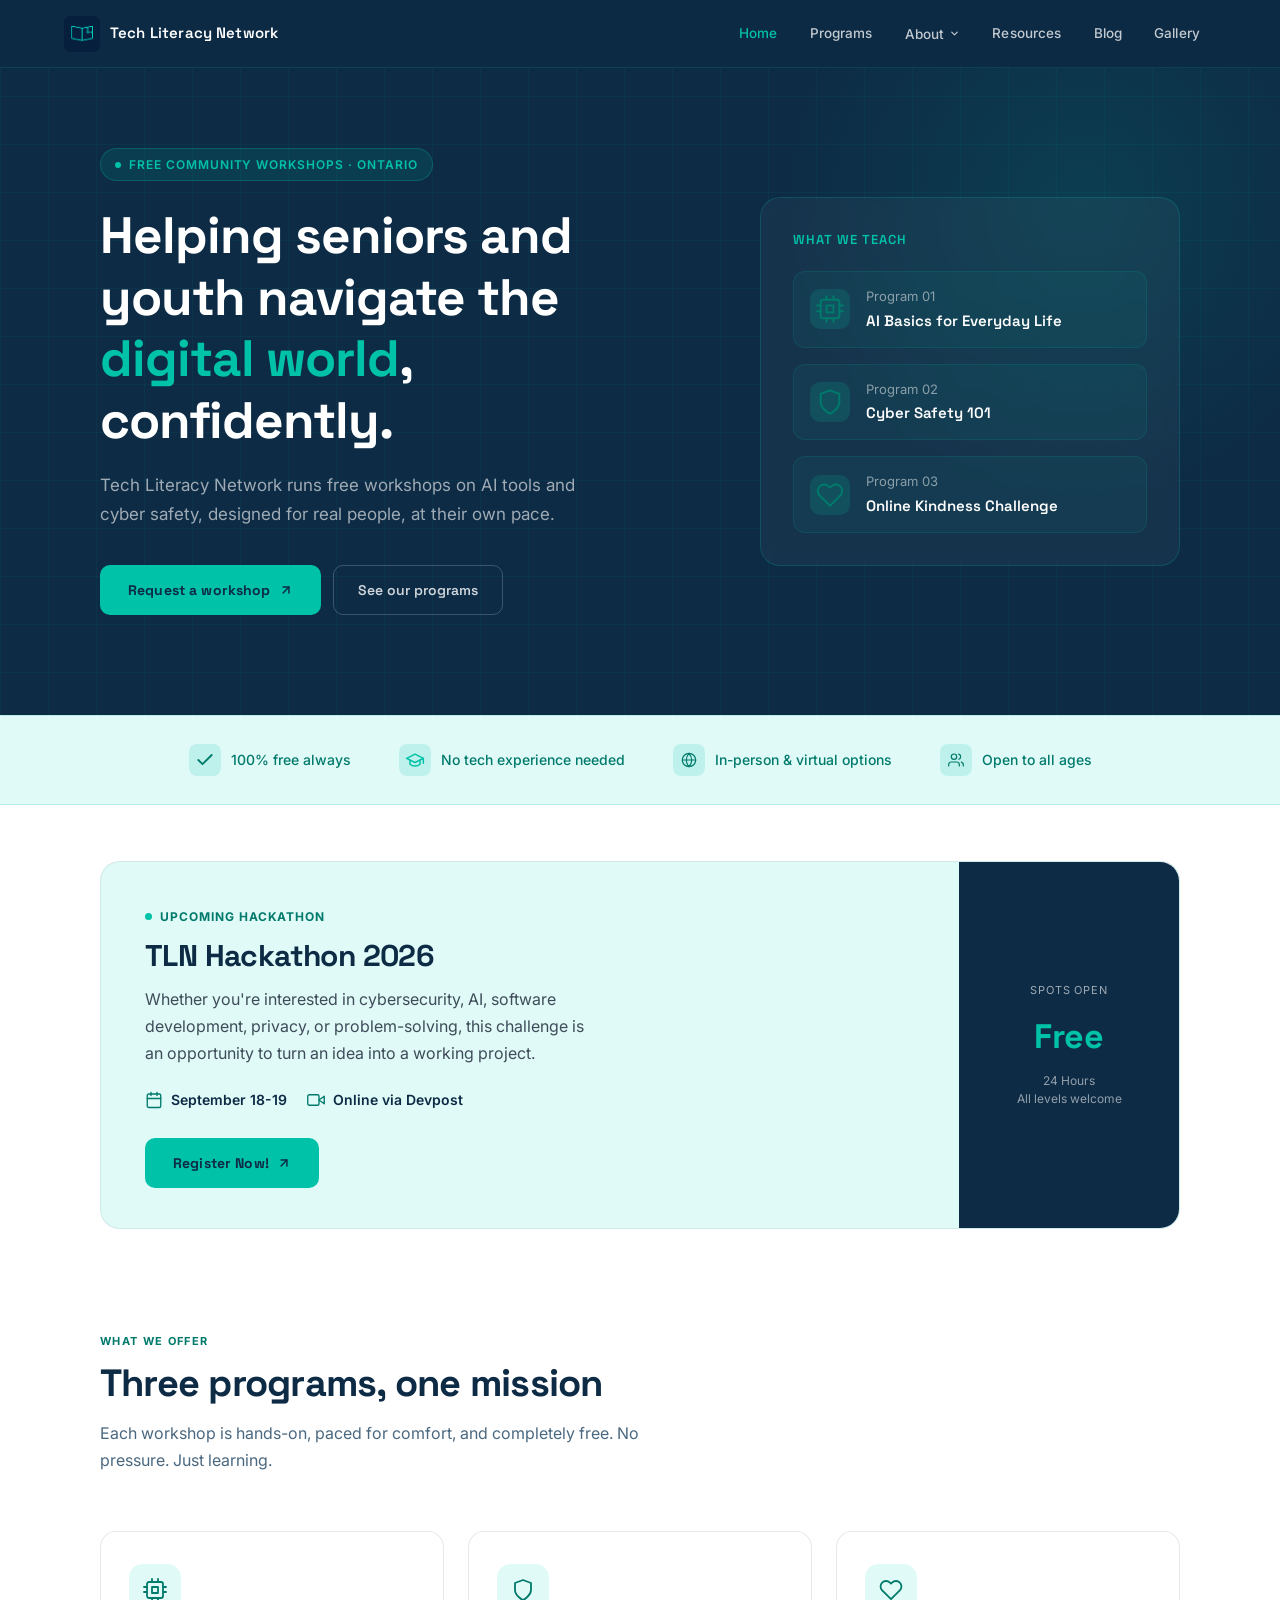
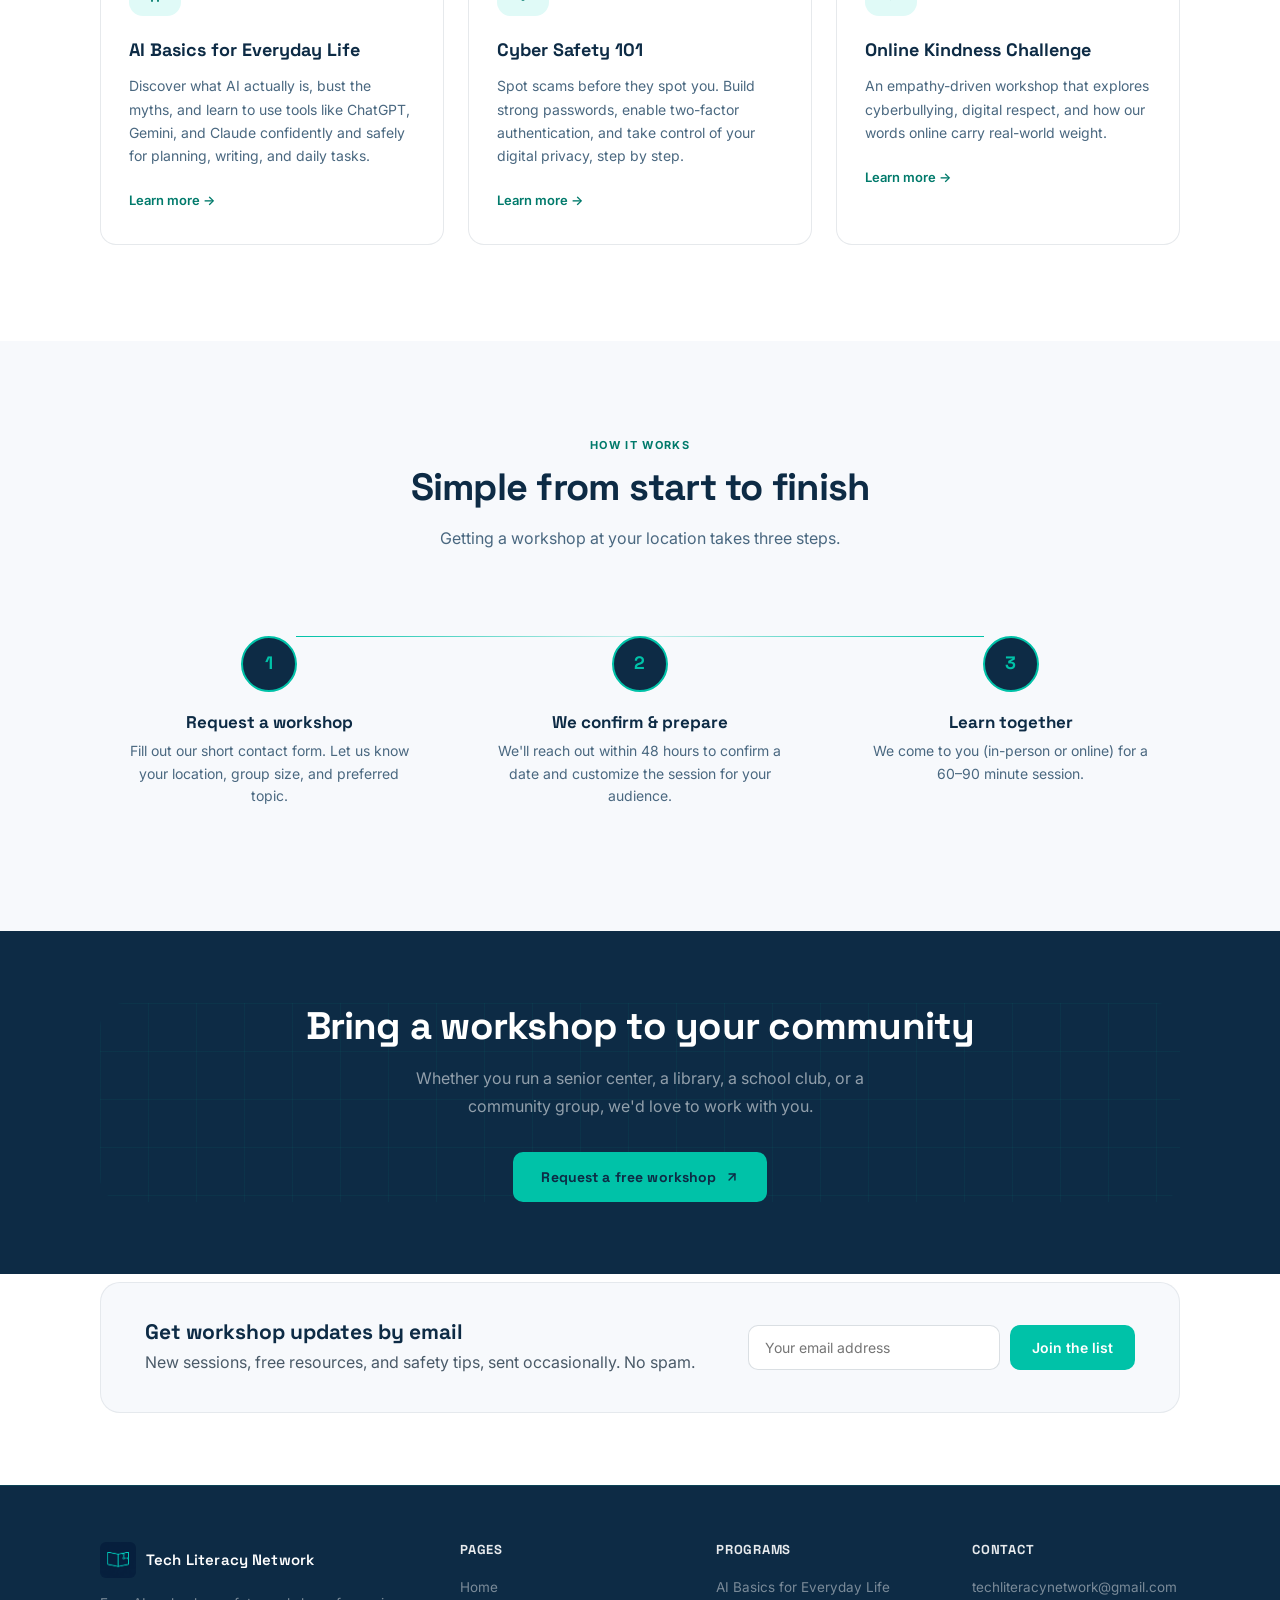
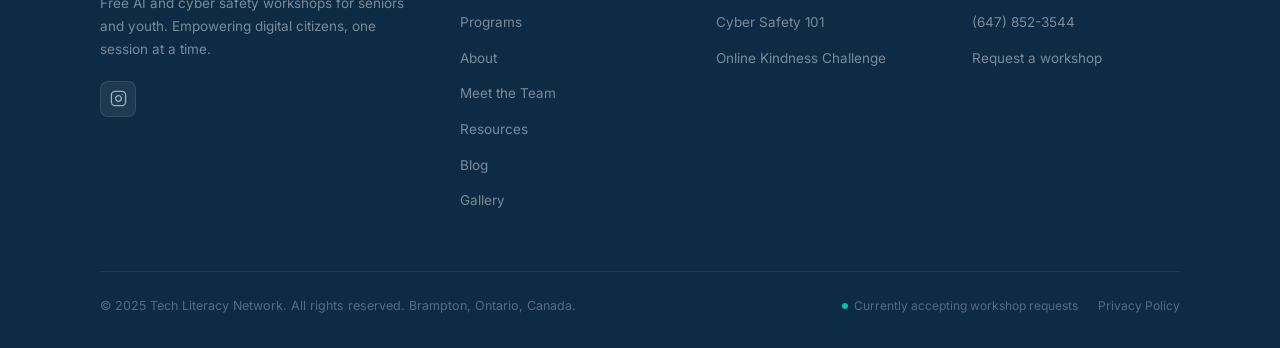
<file: index.html>
<!DOCTYPE html>
<html lang="en">
<head> 
<meta name="google-site-verification" content="GtXeRrwmcVvEcJ2R8G4MPRvXNBy0J_h3mkyl1SOBM7M" />
<meta charset="UTF-8">
<meta name="viewport" content="width=device-width, initial-scale=1.0">
<title>Tech Literacy Network</title>
<link rel="icon" type="image/x-icon" href="/favicon.ico">
<link rel="icon" type="image/png" sizes="16x16" href="/favicon-16x16.png">
<link rel="icon" type="image/png" sizes="32x32" href="/favicon-32x32.png">
<link rel="apple-touch-icon" sizes="180x180" href="/apple-touch-icon.png">
<link rel="stylesheet" href="/style.css">
<!-- Google Analytics: replace G-77QTJ9Q20S with your real Measurement ID -->
<script async src="https://www.googletagmanager.com/gtag/js?id=G-77QTJ9Q20S"></script>
<script>
  window.dataLayer = window.dataLayer || [];
  function gtag(){dataLayer.push(arguments);}
  gtag('js', new Date());
  gtag('config', 'G-77QTJ9Q20S');
</script>

<!-- Styles for the Upcoming Workshop and Mailing List sections below. Feel free to move these into style.css later. -->
<style>
  .workshop-spotlight { padding: 56px 5% 8px; }
  .workshop-card {
    display: grid;
    grid-template-columns: 1fr 220px;
    align-items: stretch;
    background: #E0FAF7;
    border: 1px solid rgba(13,43,69,0.08);
    border-radius: 20px;
    overflow: hidden;
  }
  .workshop-info { padding: 40px 44px; }
  .workshop-eyebrow {
    display: inline-flex;
    align-items: center;
    gap: 8px;
    font-size: 12px;
    font-weight: 700;
    letter-spacing: 0.08em;
    text-transform: uppercase;
    color: #007A6B;
  }
  .workshop-eyebrow::before {
    content: "";
    width: 7px;
    height: 7px;
    border-radius: 50%;
    background: #00C2A8;
    display: inline-block;
  }
  .workshop-title {
    font-family: 'Space Grotesk', sans-serif;
    font-size: clamp(22px, 2.6vw, 30px);
    font-weight: 700;
    color: var(--navy, #0D2B45);
    margin: 10px 0 12px;
    letter-spacing: -0.02em;
  }
  .workshop-desc {
    color: #3E4C59;
    line-height: 1.7;
    max-width: 460px;
    margin-bottom: 22px;
  }
  .workshop-meta {
    display: flex;
    flex-wrap: wrap;
    gap: 20px;
    margin-bottom: 26px;
  }
  .workshop-meta-item {
    display: flex;
    align-items: center;
    gap: 8px;
    font-size: 14px;
    font-weight: 600;
    color: var(--navy, #0D2B45);
  }
  .workshop-badge {
    background: var(--navy, #0D2B45);
    color: #fff;
    display: flex;
    flex-direction: column;
    align-items: center;
    justify-content: center;
    text-align: center;
    padding: 24px;
  }
  .workshop-badge-eyebrow {
    font-size: 11px;
    letter-spacing: 0.08em;
    text-transform: uppercase;
    color: rgba(255,255,255,0.6);
    margin-bottom: 10px;
  }
  .workshop-badge-big {
    font-family: 'Space Grotesk', sans-serif;
    font-size: 34px;
    font-weight: 700;
    color: #00C2A8;
  }
  .workshop-badge-sub {
    font-size: 12px;
    color: rgba(255,255,255,0.55);
    margin-top: 8px;
    line-height: 1.5;
  }
  @media (max-width: 720px) {
    .workshop-card { grid-template-columns: 1fr; }
    .workshop-info { padding: 32px 26px; }
    .workshop-badge { padding: 24px; flex-direction: row; gap: 10px; justify-content: center; }
    .workshop-badge-eyebrow, .workshop-badge-sub { margin: 0; }
  }

  .mailing-list-section { padding: 8px 5% 72px; }
  .mailing-list-inner {
    background: #F7F9FC;
    border: 1px solid rgba(13,43,69,0.08);
    border-radius: 20px;
    padding: 36px 44px;
    display: flex;
    align-items: center;
    justify-content: space-between;
    gap: 32px;
    flex-wrap: wrap;
  }
  .mailing-list-inner h3 {
    font-family: 'Space Grotesk', sans-serif;
    color: var(--navy, #0D2B45);
    font-size: 21px;
    margin: 0 0 6px;
  }
  .mailing-list-inner p { color: #4A5A68; margin: 0; }
  .mailing-list-form {
    display: flex;
    gap: 10px;
    flex-wrap: wrap;
  }
  .mailing-list-form input[type="email"] {
    padding: 13px 16px;
    border-radius: 10px;
    border: 1px solid rgba(13,43,69,0.15);
    font-family: 'Inter', sans-serif;
    font-size: 14px;
    min-width: 240px;
  }
  .mailing-list-form button {
    padding: 13px 22px;
    border-radius: 10px;
    border: none;
    background: #00C2A8;
    color: #fff;
    font-family: 'Inter', sans-serif;
    font-weight: 600;
    font-size: 14px;
    cursor: pointer;
  }
  .mailing-list-form button:hover { background: #00A891; }
</style>

</head>
<body>
<nav id="main-nav">
  <a class="nav-brand" href="/">
    <img src="/logo.png" width="36" height="36" alt="Tech Literacy Network logo" style="display:block;border-radius:6px">
    <div class="nav-brand-text">Tech Literacy Network</div>
  </a>
  <ul class="nav-links" id="nav-links">
    <li><a href="/" class="active">Home</a></li>
    <li><a href="/programs">Programs</a></li>
    <li class="nav-item-drop" id="nav-about">
      <button class="nav-drop-toggle" id="nav-about-toggle" aria-expanded="false" aria-controls="nav-about-menu">About
        <svg class="nav-caret" width="11" height="11" viewBox="0 0 24 24" fill="none" stroke="currentColor" stroke-width="2.6" stroke-linecap="round" stroke-linejoin="round"><polyline points="6 9 12 15 18 9"/></svg>
      </button>
      <ul class="nav-drop" id="nav-about-menu">
        <li><a href="/about">
          <span class="nav-drop-label">About Us</span>
          <span class="nav-drop-sub">Why we started and what we stand for</span>
        </a></li>
        <li><a href="/team">
          <span class="nav-drop-label">Meet the Team</span>
          <span class="nav-drop-sub">The board running Tech Literacy Network</span>
        </a></li>
        <li><a href="/getinvolved">
          <span class="nav-drop-label">Get Involved</span>
          <span class="nav-drop-sub">Open roles, chapters, and volunteering</span>
        </a></li>
      </ul>
    </li>
    <li><a href="/resources">Resources</a></li>
    <li><a href="/blog">Blog</a></li>
    <li><a href="/gallery">Gallery</a></li>
  </ul>
  <button class="nav-toggle" id="nav-toggle" aria-label="Toggle menu">
    <span></span><span></span><span></span>
  </button>
</nav>

<section class="hero">
    <div class="hero-grid-bg"></div>
    <div class="hero-glow"></div>
    <div class="hero-inner">
      <div>
        <div class="hero-tag">Free community workshops · Ontario</div>
        <h1>Helping seniors and youth navigate the <em>digital world</em>, confidently.</h1>
        <p class="hero-sub">Tech Literacy Network runs free workshops on AI tools and cyber safety, designed for real people, at their own pace.</p>
        <div class="hero-actions">
          <a href="/contact" class="btn-primary">Request a workshop <svg width="14" height="14" viewBox="0 0 24 24" fill="none" stroke="currentColor" stroke-width="2.5" stroke-linecap="round" stroke-linejoin="round"><path d="M7 17L17 7"/><path d="M7 7h10v10"/></svg></a>
          <a href="/programs" class="btn-ghost">See our programs</a>
        </div>
      </div>
      <div class="hero-card">
        <div class="hero-card-title">What we teach</div>
        <div class="hero-stat-row">
          <div class="hero-stat">
            <div class="hero-stat-icon"><svg width="28" height="28" viewBox="0 0 24 24" fill="none" stroke="#007A6B" stroke-width="1.7" stroke-linecap="round" stroke-linejoin="round"><rect x="4" y="4" width="16" height="16" rx="2"/><rect x="9" y="9" width="6" height="6"/><line x1="9" y1="1" x2="9" y2="4"/><line x1="15" y1="1" x2="15" y2="4"/><line x1="9" y1="20" x2="9" y2="23"/><line x1="15" y1="20" x2="15" y2="23"/><line x1="20" y1="9" x2="23" y2="9"/><line x1="20" y1="14" x2="23" y2="14"/><line x1="1" y1="9" x2="4" y2="9"/><line x1="1" y1="14" x2="4" y2="14"/></svg></div>
            <div><div class="hero-stat-label">Program 01</div><div class="hero-stat-value">AI Basics for Everyday Life</div></div>
          </div>
          <div class="hero-stat">
            <div class="hero-stat-icon"><svg width="28" height="28" viewBox="0 0 24 24" fill="none" stroke="#007A6B" stroke-width="1.7" stroke-linecap="round" stroke-linejoin="round"><path d="M12 22s8-4 8-10V5l-8-3-8 3v7c0 6 8 10 8 10z"/></svg></div>
            <div><div class="hero-stat-label">Program 02</div><div class="hero-stat-value">Cyber Safety 101</div></div>
          </div>
          <div class="hero-stat">
            <div class="hero-stat-icon"><svg width="28" height="28" viewBox="0 0 24 24" fill="none" stroke="#007A6B" stroke-width="1.7" stroke-linecap="round" stroke-linejoin="round"><path d="M20.84 4.61a5.5 5.5 0 0 0-7.78 0L12 5.67l-1.06-1.06a5.5 5.5 0 0 0-7.78 7.78l1.06 1.06L12 21.23l7.78-7.78 1.06-1.06a5.5 5.5 0 0 0 0-7.78z"/></svg></div>
            <div><div class="hero-stat-label">Program 03</div><div class="hero-stat-value">Online Kindness Challenge</div></div>
          </div>
        </div>
      </div>
    </div>
  </section>

  <div class="trust-bar">
    <div class="trust-bar-inner">
      <div class="trust-item"><div class="trust-icon"><svg width="20" height="20" viewBox="0 0 24 24" fill="none" stroke="#007A6B" stroke-width="2.2" stroke-linecap="round" stroke-linejoin="round"><polyline points="20 6 9 17 4 12"/></svg></div>100% free always</div>
      <div class="trust-item"><div class="trust-icon"><svg width="20" height="20" viewBox="0 0 24 24" fill="none" stroke="#00C2A8" stroke-width="1.8" stroke-linecap="round" stroke-linejoin="round"><path d="M22 10v6M2 10l10-5 10 5-10 5z"/><path d="M6 12v5c3 3 9 3 12 0v-5"/></svg></div>No tech experience needed</div>
      <div class="trust-item"><div class="trust-icon"><svg width="16" height="16" viewBox="0 0 24 24" fill="none" stroke="#007A6B" stroke-width="1.8" stroke-linecap="round" stroke-linejoin="round"><circle cx="12" cy="12" r="10"/><line x1="2" y1="12" x2="22" y2="12"/><path d="M12 2a15.3 15.3 0 0 1 4 10 15.3 15.3 0 0 1-4 10 15.3 15.3 0 0 1-4-10 15.3 15.3 0 0 1 4-10z"/></svg></div>In-person &amp; virtual options</div>
      <div class="trust-item"><div class="trust-icon"><svg width="16" height="16" viewBox="0 0 24 24" fill="none" stroke="#007A6B" stroke-width="1.8" stroke-linecap="round" stroke-linejoin="round"><path d="M17 21v-2a4 4 0 0 0-4-4H5a4 4 0 0 0-4 4v2"/><circle cx="9" cy="7" r="4"/><path d="M23 21v-2a4 4 0 0 0-3-3.87"/><path d="M16 3.13a4 4 0 0 1 0 7.75"/></svg></div>Open to all ages</div>
    </div>
  </div>

  <!-- Upcoming Workshop: update the date, time, and registration link for each new session -->
  <section class="workshop-spotlight">
    <div class="section-inner">
      <div class="workshop-card">
        <div class="workshop-info">
          <div class="workshop-eyebrow">Upcoming Hackathon</div>
          <h2 class="workshop-title">TLN Hackathon 2026</h2>
          <p class="workshop-desc">Whether you're interested in cybersecurity, AI, software development, privacy, or problem-solving, this challenge is an opportunity to turn an idea into a working project.</p>
          <div class="workshop-meta">
            <div class="workshop-meta-item">
              <svg width="18" height="18" viewBox="0 0 24 24" fill="none" stroke="#007A6B" stroke-width="1.8" stroke-linecap="round" stroke-linejoin="round"><rect x="3" y="4" width="18" height="18" rx="2"/><line x1="16" y1="2" x2="16" y2="6"/><line x1="8" y1="2" x2="8" y2="6"/><line x1="3" y1="10" x2="21" y2="10"/></svg>
              <span>September 18-19</span>
            </div>
            <div class="workshop-meta-item">
              <svg width="18" height="18" viewBox="0 0 24 24" fill="none" stroke="#007A6B" stroke-width="1.8" stroke-linecap="round" stroke-linejoin="round"><polygon points="23 7 16 12 23 17 23 7"/><rect x="1" y="5" width="15" height="14" rx="2"/></svg>
              <span>Online via Devpost</span>
            </div>
          </div>
          <!-- Replace this href with your actual registration form link (e.g. Google Form) -->
          <a href="https://tln-cybersecurity-challenge.devpost.com/" class="btn-primary" target="_blank" rel="noopener">Register Now! <svg width="14" height="14" viewBox="0 0 24 24" fill="none" stroke="currentColor" stroke-width="2.5" stroke-linecap="round" stroke-linejoin="round"><path d="M7 17L17 7"/><path d="M7 7h10v10"/></svg></a>
        </div>
        <div class="workshop-badge">
          <div class="workshop-badge-eyebrow">Spots Open</div>
          <div class="workshop-badge-big">Free</div>
          <div class="workshop-badge-sub">24 Hours<br>All levels welcome</div>
        </div>
      </div>
    </div>
  </section>

  <section>
    <div class="section-inner">
      <div class="section-header">
        <div class="section-label">What we offer</div>
        <h2 class="section-title">Three programs, one mission</h2>
        <p class="section-sub">Each workshop is hands-on, paced for comfort, and completely free. No pressure. Just learning.</p>
      </div>
      <div class="programs-grid">
        <a class="program-card" href="/programs">
          <div class="prog-icon"><svg width="24" height="24" viewBox="0 0 24 24" fill="none" stroke="#007A6B" stroke-width="1.8" stroke-linecap="round" stroke-linejoin="round"><rect x="4" y="4" width="16" height="16" rx="2"/><rect x="9" y="9" width="6" height="6"/><line x1="9" y1="1" x2="9" y2="4"/><line x1="15" y1="1" x2="15" y2="4"/><line x1="9" y1="20" x2="9" y2="23"/><line x1="15" y1="20" x2="15" y2="23"/><line x1="20" y1="9" x2="23" y2="9"/><line x1="20" y1="14" x2="23" y2="14"/><line x1="1" y1="9" x2="4" y2="9"/><line x1="1" y1="14" x2="4" y2="14"/></svg></div>
          <div class="prog-title">AI Basics for Everyday Life</div>
          <p class="prog-desc">Discover what AI actually is, bust the myths, and learn to use tools like ChatGPT, Gemini, and Claude confidently and safely for planning, writing, and daily tasks.</p>
          <span class="prog-link">Learn more →</span>
        </a>
        <a class="program-card" href="/programs">
          <div class="prog-icon"><svg width="24" height="24" viewBox="0 0 24 24" fill="none" stroke="#007A6B" stroke-width="1.8" stroke-linecap="round" stroke-linejoin="round"><path d="M12 22s8-4 8-10V5l-8-3-8 3v7c0 6 8 10 8 10z"/></svg></div>
          <div class="prog-title">Cyber Safety 101</div>
          <p class="prog-desc">Spot scams before they spot you. Build strong passwords, enable two-factor authentication, and take control of your digital privacy, step by step.</p>
          <span class="prog-link">Learn more →</span>
        </a>
        <a class="program-card" href="/programs">
          <div class="prog-icon"><svg width="24" height="24" viewBox="0 0 24 24" fill="none" stroke="#007A6B" stroke-width="1.8" stroke-linecap="round" stroke-linejoin="round"><path d="M20.84 4.61a5.5 5.5 0 0 0-7.78 0L12 5.67l-1.06-1.06a5.5 5.5 0 0 0-7.78 7.78l1.06 1.06L12 21.23l7.78-7.78 1.06-1.06a5.5 5.5 0 0 0 0-7.78z"/></svg></div>
          <div class="prog-title">Online Kindness Challenge</div>
          <p class="prog-desc">An empathy-driven workshop that explores cyberbullying, digital respect, and how our words online carry real-world weight.</p>
          <span class="prog-link">Learn more →</span>
        </a>
      </div>
    </div>
  </section>

  <section class="how-bg">
    <div class="section-inner">
      <div class="section-header center">
        <div class="section-label">How it works</div>
        <h2 class="section-title">Simple from start to finish</h2>
        <p class="section-sub">Getting a workshop at your location takes three steps.</p>
      </div>
      <div class="steps-grid">
        <div class="step"><div class="step-num">1</div><h3>Request a workshop</h3><p>Fill out our short contact form. Let us know your location, group size, and preferred topic.</p></div>
        <div class="step"><div class="step-num">2</div><h3>We confirm &amp; prepare</h3><p>We'll reach out within 48 hours to confirm a date and customize the session for your audience.</p></div>
        <div class="step"><div class="step-num">3</div><h3>Learn together</h3><p>We come to you (in-person or online) for a 60–90 minute session.</p></div>
      </div>
    </div>
  </section>
<!--
  <section>
    <div class="section-inner">
      <div class="section-header center">
        <div class="section-label">Our impact</div>
        <h2 class="section-title">Numbers coming soon</h2>
        <p class="section-sub">We just launched. Every workshop we run adds to this check back as we grow.</p>
      </div>
      <div class="impact-grid">
        <div class="impact-card"><div class="impact-soon">—</div><div class="impact-label">Workshops delivered</div><div class="impact-badge">Coming soon</div></div>
        <div class="impact-card"><div class="impact-soon">—</div><div class="impact-label">Participants reached</div><div class="impact-badge">Coming soon</div></div>
        <div class="impact-card"><div class="impact-soon">—</div><div class="impact-label">Reported more confident</div><div class="impact-badge">Coming soon</div></div>
      </div>
    </div>
  </section>
-->
  <section style="background:var(--navy);padding:72px 5%">
    <div style="max-width:1080px;margin:0 auto;text-align:center;position:relative">
      <div class="hero-grid-bg" style="position:absolute;inset:0;border-radius:24px"></div>
      <div style="position:relative;z-index:1">
        <h2 style="font-size:clamp(24px,3vw,40px);font-weight:700;color:var(--white);margin-bottom:16px;letter-spacing:-0.02em">Bring a workshop to your community</h2>
        <p style="font-size:16px;color:rgba(255,255,255,0.55);max-width:480px;margin:0 auto 32px;line-height:1.7">Whether you run a senior center, a library, a school club, or a community group, we'd love to work with you.</p>
        <a href="/contact" class="btn-primary">Request a free workshop <svg width="14" height="14" viewBox="0 0 24 24" fill="none" stroke="currentColor" stroke-width="2.5" stroke-linecap="round" stroke-linejoin="round"><path d="M7 17L17 7"/><path d="M7 7h10v10"/></svg></a>
      </div>
    </div>
  </section>

  <!-- Mailing list signup: submits to the same Formspree endpoint as the contact form, tagged so submissions are easy to tell apart in your inbox -->
  <section class="mailing-list-section">
    <div class="section-inner">
      <div class="mailing-list-inner">
        <div>
          <h3>Get workshop updates by email</h3>
          <p>New sessions, free resources, and safety tips, sent occasionally. No spam.</p>
        </div>
        <form action="https://formspree.io/f/xvzjzdew" method="POST" class="mailing-list-form">
          <input type="hidden" name="_subject" value="New TLN mailing list signup">
          <input type="hidden" name="form_type" value="mailing_list">
          <input type="email" name="email" placeholder="Your email address" required aria-label="Email address">
          <button type="submit">Join the list</button>
        </form>
      </div>
    </div>
  </section>

<footer>
  <div class="footer-inner">
    <div class="footer-top">
      <div class="footer-brand">
        <a class="nav-brand" href="/" style="margin-bottom:0">
          <img src="/logo.png" width="36" height="36" alt="Tech Literacy Network logo" style="display:block;border-radius:6px">
          <div class="nav-brand-text" style="color:white">Tech Literacy Network</div>
        </a>
        <p>Free AI and cyber safety workshops for seniors and youth. Empowering digital citizens, one session at a time.</p>
        <div class="footer-social">
          <a class="social-btn" href="https://instagram.com/techliteracynetwork" target="_blank" aria-label="Instagram">
            <svg width="17" height="17" viewBox="0 0 24 24" fill="none" stroke="rgba(255,255,255,0.6)" stroke-width="1.8" stroke-linecap="round" stroke-linejoin="round"><rect x="2" y="2" width="20" height="20" rx="5" ry="5"/><path d="M16 11.37A4 4 0 1 1 12.63 8 4 4 0 0 1 16 11.37z"/><line x1="17.5" y1="6.5" x2="17.51" y2="6.5"/></svg>
          </a>
        </div>
      </div>
      <div class="footer-col">
        <h4>Pages</h4>
        <ul>
          <li><a href="/">Home</a></li>
          <li><a href="/programs">Programs</a></li>
          <li><a href="/about">About</a></li>
          <li><a href="/team">Meet the Team</a></li>
          <li><a href="/resources">Resources</a></li>
          <li><a href="/blog">Blog</a></li>
          <li><a href="/gallery">Gallery</a></li>
        </ul>
      </div>
      <div class="footer-col">
        <h4>Programs</h4>
        <ul>
          <li><a href="/programs">AI Basics for Everyday Life</a></li>
          <li><a href="/programs">Cyber Safety 101</a></li>
          <li><a href="/programs">Online Kindness Challenge</a></li>
        </ul>
      </div>
      <div class="footer-col">
        <h4>Contact</h4>
        <ul>
          <li><a href="mailto:techliteracynetwork@gmail.com">techliteracynetwork@gmail.com</a></li>
          <li><a href="tel:6478523544">(647) 852-3544</a></li>
          <li><a href="/contact">Request a workshop</a></li>
        </ul>
      </div>
    </div>
    <div class="footer-bottom">
      <p>© 2025 Tech Literacy Network. All rights reserved. Brampton, Ontario, Canada.</p>
      <div style="display:flex;align-items:center;gap:20px;flex-wrap:wrap">
        <div class="footer-badge">Currently accepting workshop requests</div>
        <a href="/privacy" style="font-size:12px;color:rgba(255,255,255,0.3);text-decoration:none;transition:color 0.2s" onmouseover="this.style.color='#00C2A8'" onmouseout="this.style.color='rgba(255,255,255,0.3)'">Privacy Policy</a>
      </div>
    </div>
  </div>
</footer>
<script src="/nav.js"></script>
</body>
</html>
</file>
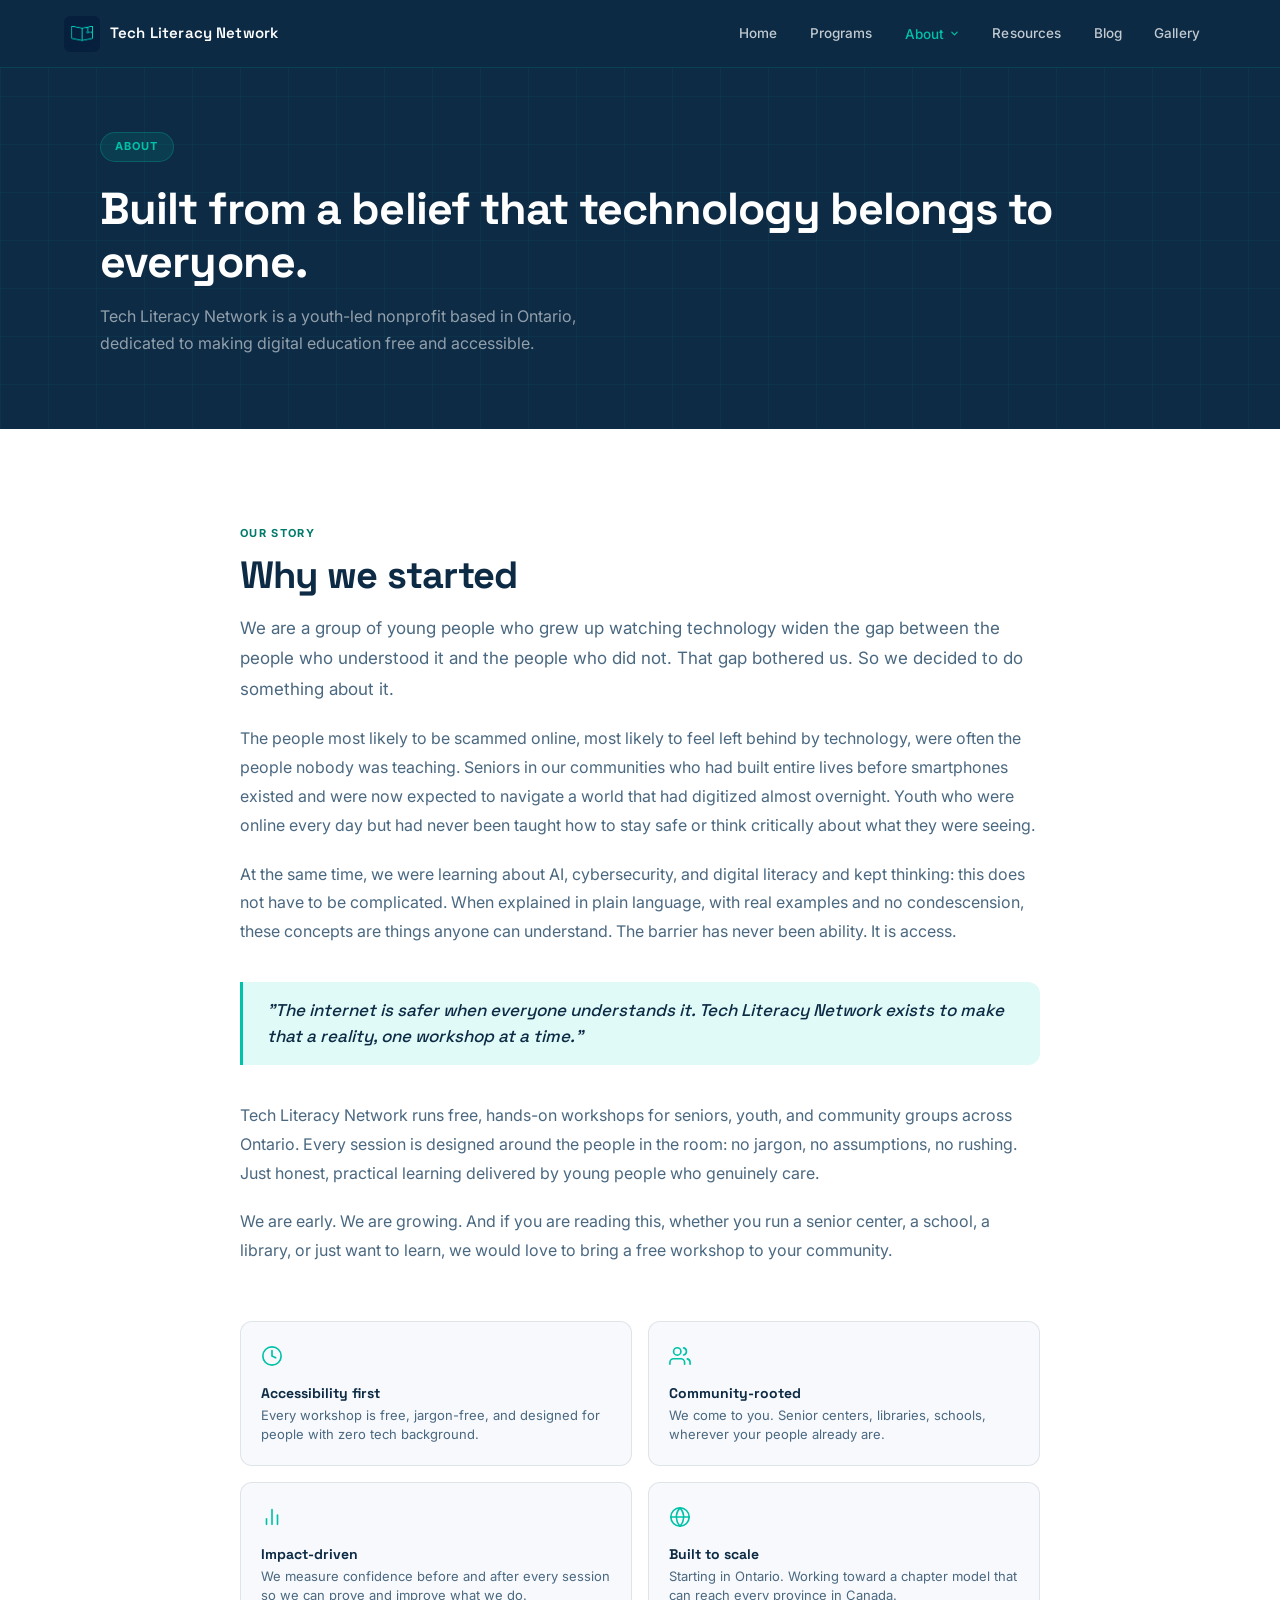
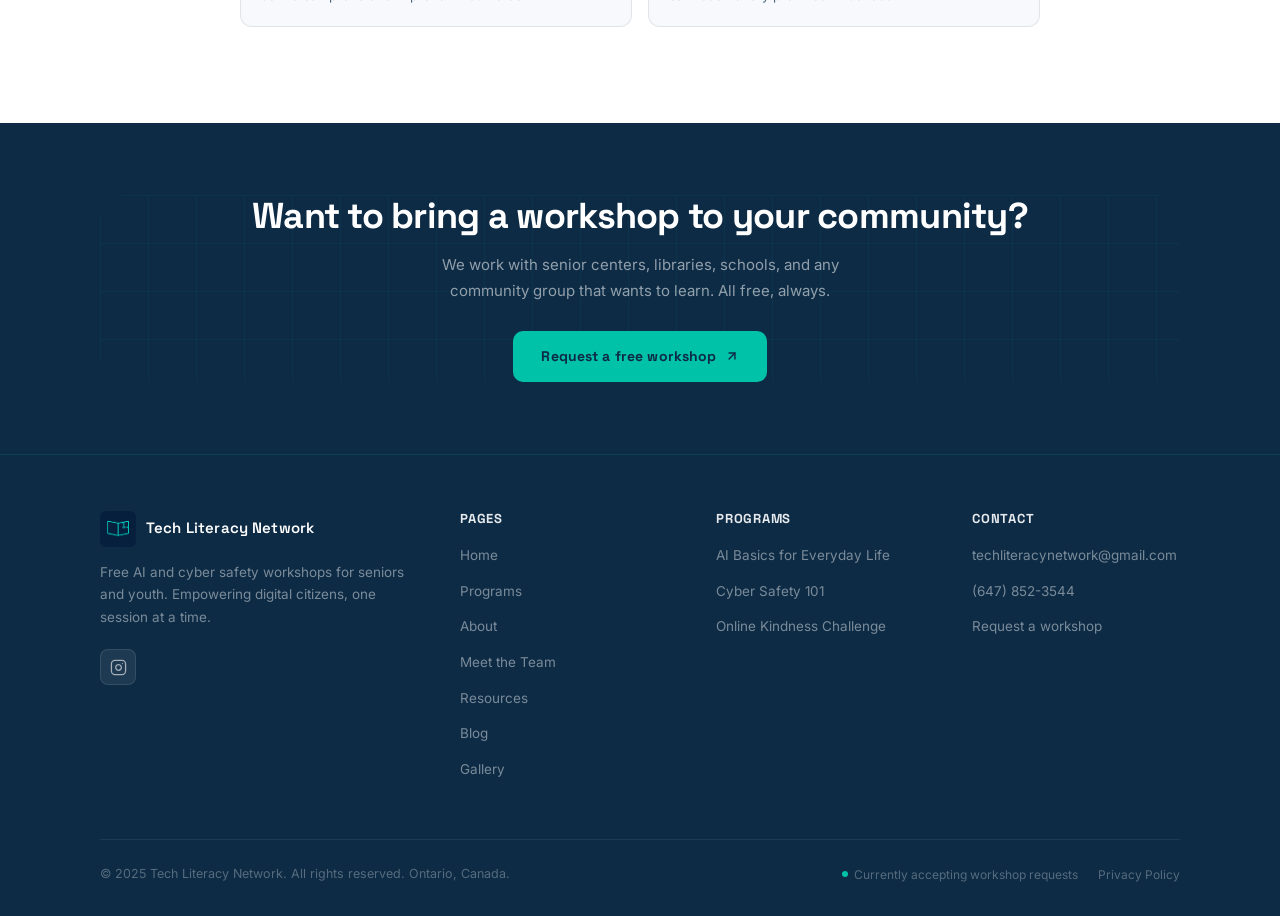
<file: about.html>
<!DOCTYPE html>
<html lang="en">
<head>
<meta charset="UTF-8">
<meta name="viewport" content="width=device-width, initial-scale=1.0">
<title>About - Tech Literacy Network</title>
<link rel="icon" type="image/x-icon" href="/favicon.ico">
<link rel="icon" type="image/png" sizes="16x16" href="/favicon-16x16.png">
<link rel="icon" type="image/png" sizes="32x32" href="/favicon-32x32.png">
<link rel="apple-touch-icon" sizes="180x180" href="/apple-touch-icon.png">
<link rel="stylesheet" href="/style.css">
<!-- Google Analytics: replace G-XXXXXXXXXX with your real Measurement ID -->
<script async src="https://www.googletagmanager.com/gtag/js?id=G-XXXXXXXXXX"></script>
<script>
  window.dataLayer = window.dataLayer || [];
  function gtag(){dataLayer.push(arguments);}
  gtag('js', new Date());
  gtag('config', 'G-XXXXXXXXXX');
</script>
</head>
<body>
<nav id="main-nav">
  <a class="nav-brand" href="/">
    <img src="/logo.png" width="36" height="36" alt="Tech Literacy Network logo" style="display:block;border-radius:6px">
    <div class="nav-brand-text">Tech Literacy Network</div>
  </a>
  <ul class="nav-links" id="nav-links">
    <li><a href="/">Home</a></li>
    <li><a href="/programs">Programs</a></li>
    <li class="nav-item-drop" id="nav-about">
      <button class="nav-drop-toggle active" id="nav-about-toggle" aria-expanded="false" aria-controls="nav-about-menu">About
        <svg class="nav-caret" width="11" height="11" viewBox="0 0 24 24" fill="none" stroke="currentColor" stroke-width="2.6" stroke-linecap="round" stroke-linejoin="round"><polyline points="6 9 12 15 18 9"/></svg>
      </button>
      <ul class="nav-drop" id="nav-about-menu">
        <li><a href="/about" class="active">
          <span class="nav-drop-label">About Us</span>
          <span class="nav-drop-sub">Why we started and what we stand for</span>
        </a></li>
        <li><a href="/team">
          <span class="nav-drop-label">Meet the Team</span>
          <span class="nav-drop-sub">The board running Tech Literacy Network</span>
        </a></li>
        <li><a href="/getinvolved">
          <span class="nav-drop-label">Get Involved</span>
          <span class="nav-drop-sub">Open roles, chapters, and volunteering</span>
        </a></li>
      </ul>
    </li>
    <li><a href="/resources">Resources</a></li>
    <li><a href="/blog">Blog</a></li>
    <li><a href="/gallery">Gallery</a></li>
  </ul>
  <button class="nav-toggle" id="nav-toggle" aria-label="Toggle menu">
    <span></span><span></span><span></span>
  </button>
</nav>

<div class="prog-page-hero">
  <div class="hero-grid-bg"></div>
  <div class="prog-page-inner">
    <div class="page-hero-tag">About</div>
    <h1 class="page-hero-title">Built from a belief that technology belongs to everyone.</h1>
    <p class="page-hero-sub">Tech Literacy Network is a youth-led nonprofit based in Ontario, dedicated to making digital education free and accessible.</p>
  </div>
</div>

<section>
  <div class="section-inner" style="max-width:800px">

    <div style="margin-bottom:56px">
      <div class="section-label">Our story</div>
      <h2 class="section-title">Why we started</h2>
      <p style="font-size:17px;color:var(--text-secondary);line-height:1.8;margin-bottom:20px">We are a group of young people who grew up watching technology widen the gap between the people who understood it and the people who did not. That gap bothered us. So we decided to do something about it.</p>
      <p style="font-size:16px;color:var(--text-secondary);line-height:1.8;margin-bottom:20px">The people most likely to be scammed online, most likely to feel left behind by technology, were often the people nobody was teaching. Seniors in our communities who had built entire lives before smartphones existed and were now expected to navigate a world that had digitized almost overnight. Youth who were online every day but had never been taught how to stay safe or think critically about what they were seeing.</p>
      <p style="font-size:16px;color:var(--text-secondary);line-height:1.8;margin-bottom:20px">At the same time, we were learning about AI, cybersecurity, and digital literacy and kept thinking: this does not have to be complicated. When explained in plain language, with real examples and no condescension, these concepts are things anyone can understand. The barrier has never been ability. It is access.</p>

      <div class="about-quote" style="margin:36px 0">
        <p>"The internet is safer when everyone understands it. Tech Literacy Network exists to make that a reality, one workshop at a time."</p>
      </div>

      <p style="font-size:16px;color:var(--text-secondary);line-height:1.8;margin-bottom:20px">Tech Literacy Network runs free, hands-on workshops for seniors, youth, and community groups across Ontario. Every session is designed around the people in the room: no jargon, no assumptions, no rushing. Just honest, practical learning delivered by young people who genuinely care.</p>
      <p style="font-size:16px;color:var(--text-secondary);line-height:1.8">We are early. We are growing. And if you are reading this, whether you run a senior center, a school, a library, or just want to learn, we would love to bring a free workshop to your community.</p>
    </div>

    <div class="about-values">
      <div class="value-card">
        <div class="value-card-icon">
          <svg width="22" height="22" viewBox="0 0 24 24" fill="none" stroke="#00C2A8" stroke-width="1.8" stroke-linecap="round" stroke-linejoin="round"><circle cx="12" cy="12" r="10"/><polyline points="12 6 12 12 16 14"/></svg>
        </div>
        <h4>Accessibility first</h4>
        <p>Every workshop is free, jargon-free, and designed for people with zero tech background.</p>
      </div>
      <div class="value-card">
        <div class="value-card-icon">
          <svg width="22" height="22" viewBox="0 0 24 24" fill="none" stroke="#00C2A8" stroke-width="1.8" stroke-linecap="round" stroke-linejoin="round"><path d="M17 21v-2a4 4 0 0 0-4-4H5a4 4 0 0 0-4 4v2"/><circle cx="9" cy="7" r="4"/><path d="M23 21v-2a4 4 0 0 0-3-3.87"/><path d="M16 3.13a4 4 0 0 1 0 7.75"/></svg>
        </div>
        <h4>Community-rooted</h4>
        <p>We come to you. Senior centers, libraries, schools, wherever your people already are.</p>
      </div>
      <div class="value-card">
        <div class="value-card-icon">
          <svg width="22" height="22" viewBox="0 0 24 24" fill="none" stroke="#00C2A8" stroke-width="1.8" stroke-linecap="round" stroke-linejoin="round"><line x1="18" y1="20" x2="18" y2="10"/><line x1="12" y1="20" x2="12" y2="4"/><line x1="6" y1="20" x2="6" y2="14"/></svg>
        </div>
        <h4>Impact-driven</h4>
        <p>We measure confidence before and after every session so we can prove and improve what we do.</p>
      </div>
      <div class="value-card">
        <div class="value-card-icon">
          <svg width="22" height="22" viewBox="0 0 24 24" fill="none" stroke="#00C2A8" stroke-width="1.8" stroke-linecap="round" stroke-linejoin="round"><circle cx="12" cy="12" r="10"/><line x1="2" y1="12" x2="22" y2="12"/><path d="M12 2a15.3 15.3 0 0 1 4 10 15.3 15.3 0 0 1-4 10 15.3 15.3 0 0 1-4-10 15.3 15.3 0 0 1 4-10z"/></svg>
        </div>
        <h4>Built to scale</h4>
        <p>Starting in Ontario. Working toward a chapter model that can reach every province in Canada.</p>
      </div>
    </div>

  </div>
</section>

<section style="background:var(--navy);padding:72px 5%">
  <div style="max-width:1080px;margin:0 auto;text-align:center;position:relative">
    <div class="hero-grid-bg" style="position:absolute;inset:0;border-radius:24px"></div>
    <div style="position:relative;z-index:1">
      <h2 style="font-size:clamp(24px,3vw,36px);font-weight:700;color:var(--white);margin-bottom:14px;letter-spacing:-0.02em">Want to bring a workshop to your community?</h2>
      <p style="font-size:15px;color:rgba(255,255,255,0.55);max-width:440px;margin:0 auto 28px;line-height:1.7">We work with senior centers, libraries, schools, and any community group that wants to learn. All free, always.</p>
      <a href="/contact" class="btn-primary">Request a free workshop
        <svg width="14" height="14" viewBox="0 0 24 24" fill="none" stroke="currentColor" stroke-width="2.5" stroke-linecap="round" stroke-linejoin="round"><path d="M7 17L17 7"/><path d="M7 7h10v10"/></svg>
      </a>
    </div>
  </div>
</section>

<footer>
  <div class="footer-inner">
    <div class="footer-top">
      <div class="footer-brand">
        <a class="nav-brand" href="/" style="margin-bottom:0">
          <img src="/logo.png" width="36" height="36" alt="Tech Literacy Network logo" style="display:block;border-radius:6px">
          <div class="nav-brand-text" style="color:white">Tech Literacy Network</div>
        </a>
        <p>Free AI and cyber safety workshops for seniors and youth. Empowering digital citizens, one session at a time.</p>
        <div class="footer-social">
          <a class="social-btn" href="https://instagram.com/techliteracynetwork" target="_blank" aria-label="Instagram">
            <svg width="17" height="17" viewBox="0 0 24 24" fill="none" stroke="rgba(255,255,255,0.6)" stroke-width="1.8" stroke-linecap="round" stroke-linejoin="round"><rect x="2" y="2" width="20" height="20" rx="5" ry="5"/><path d="M16 11.37A4 4 0 1 1 12.63 8 4 4 0 0 1 16 11.37z"/><line x1="17.5" y1="6.5" x2="17.51" y2="6.5"/></svg>
          </a>
        </div>
      </div>
      <div class="footer-col">
        <h4>Pages</h4>
        <ul>
          <li><a href="/">Home</a></li>
          <li><a href="/programs">Programs</a></li>
          <li><a href="/about">About</a></li>
          <li><a href="/team">Meet the Team</a></li>
          <li><a href="/resources">Resources</a></li>
          <li><a href="/blog">Blog</a></li>
          <li><a href="/gallery">Gallery</a></li>
        </ul>
      </div>
      <div class="footer-col">
        <h4>Programs</h4>
        <ul>
          <li><a href="/programs">AI Basics for Everyday Life</a></li>
          <li><a href="/programs">Cyber Safety 101</a></li>
          <li><a href="/programs">Online Kindness Challenge</a></li>
        </ul>
      </div>
      <div class="footer-col">
        <h4>Contact</h4>
        <ul>
          <li><a href="mailto:techliteracynetwork@gmail.com">techliteracynetwork@gmail.com</a></li>
          <li><a href="tel:6478523544">(647) 852-3544</a></li>
          <li><a href="/contact">Request a workshop</a></li>
        </ul>
      </div>
    </div>
    <div class="footer-bottom">
      <p>© 2025 Tech Literacy Network. All rights reserved. Ontario, Canada.</p>
      <div style="display:flex;align-items:center;gap:20px;flex-wrap:wrap">
        <div class="footer-badge">Currently accepting workshop requests</div>
        <a href="/privacy" style="font-size:12px;color:rgba(255,255,255,0.3);text-decoration:none;transition:color 0.2s" onmouseover="this.style.color='#00C2A8'" onmouseout="this.style.color='rgba(255,255,255,0.3)'">Privacy Policy</a>
      </div>
    </div>
  </div>
</footer>
<script src="/nav.js"></script>
</body>
</html>
</file>
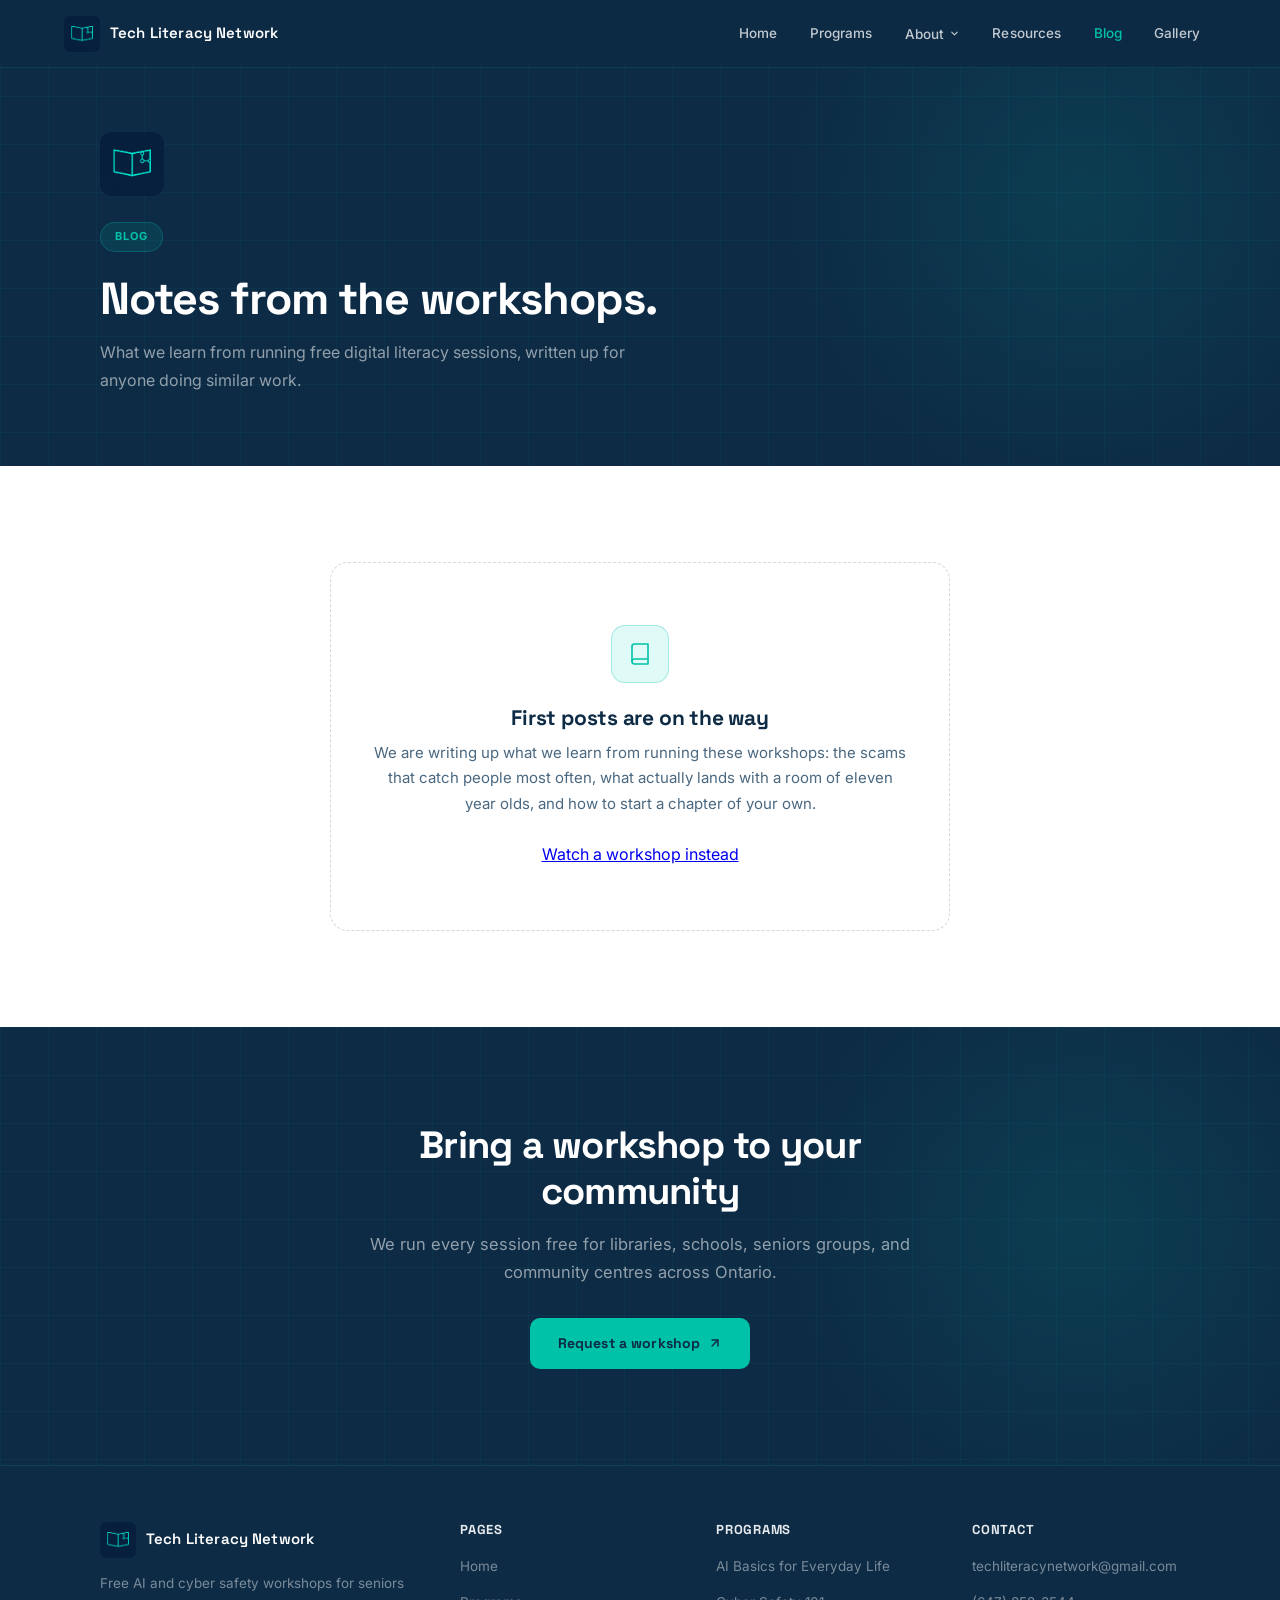
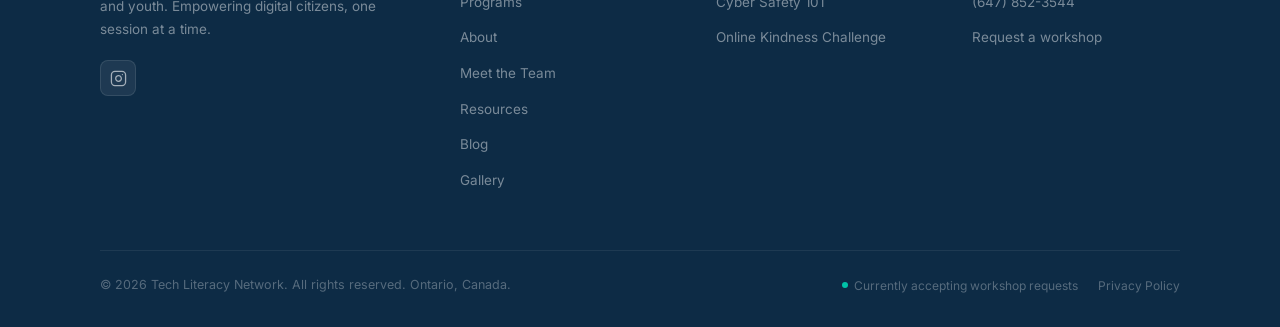
<file: blog.html>
<!DOCTYPE html>
<html lang="en">
<head>
<meta charset="UTF-8">
<meta name="viewport" content="width=device-width, initial-scale=1.0">
<title>Blog - Tech Literacy Network</title>
<meta name="description" content="Notes from Tech Literacy Network on cyber safety, AI literacy, and running free digital skills workshops for seniors, kids, and newcomers in Ontario.">
<link rel="canonical" href="https://techliteracynetwork.com/blog">
<meta property="og:title" content="Blog | Tech Literacy Network">
<meta property="og:description" content="Notes from Tech Literacy Network on cyber safety, AI literacy, and running free digital skills workshops for seniors, kids, and newcomers in Ontario.">
<meta property="og:url" content="https://techliteracynetwork.com/blog">
<meta property="og:type" content="website">
<meta property="og:image" content="https://techliteracynetwork.com/logo.png">
<link rel="icon" type="image/x-icon" href="/favicon.ico">
<link rel="icon" type="image/png" sizes="16x16" href="/favicon-16x16.png">
<link rel="icon" type="image/png" sizes="32x32" href="/favicon-32x32.png">
<link rel="apple-touch-icon" sizes="180x180" href="/apple-touch-icon.png">
<link rel="stylesheet" href="/style.css">
<script async src="https://www.googletagmanager.com/gtag/js?id=G-77QTJ9Q20S"></script>
<script>
  window.dataLayer = window.dataLayer || [];
  function gtag(){dataLayer.push(arguments);}
  gtag('js', new Date());
  gtag('config', 'G-77QTJ9Q20S');
</script>
</head>
<body>
<nav id="main-nav">
  <a class="nav-brand" href="/">
    <img src="/logo.png" width="36" height="36" alt="Tech Literacy Network logo" style="display:block;border-radius:6px">
    <div class="nav-brand-text">Tech Literacy Network</div>
  </a>
  <ul class="nav-links" id="nav-links">
    <li><a href="/">Home</a></li>
    <li><a href="/programs">Programs</a></li>
    <li class="nav-item-drop" id="nav-about">
      <button class="nav-drop-toggle" id="nav-about-toggle" aria-expanded="false" aria-controls="nav-about-menu">About
        <svg class="nav-caret" width="11" height="11" viewBox="0 0 24 24" fill="none" stroke="currentColor" stroke-width="2.6" stroke-linecap="round" stroke-linejoin="round"><polyline points="6 9 12 15 18 9"/></svg>
      </button>
      <ul class="nav-drop" id="nav-about-menu">
        <li><a href="/about">
          <span class="nav-drop-label">About Us</span>
          <span class="nav-drop-sub">Why we started and what we stand for</span>
        </a></li>
        <li><a href="/team">
          <span class="nav-drop-label">Meet the Team</span>
          <span class="nav-drop-sub">The board running Tech Literacy Network</span>
        </a></li>
        <li><a href="/getinvolved">
          <span class="nav-drop-label">Get Involved</span>
          <span class="nav-drop-sub">Open roles, chapters, and volunteering</span>
        </a></li>
      </ul>
    </li>
    <li><a href="/resources">Resources</a></li>
    <li><a href="/blog" class="active">Blog</a></li>
    <li><a href="/gallery">Gallery</a></li>
  </ul>
  <button class="nav-toggle" id="nav-toggle" aria-label="Toggle menu">
    <span></span><span></span><span></span>
  </button>
</nav>

<div class="prog-page-hero">
  <div class="hero-grid-bg"></div>
  <div class="hero-glow"></div>
  <div class="prog-page-inner" style="position:relative;z-index:1">
    <img src="/logo.png" alt="Tech Literacy Network logo" style="width:64px;height:64px;border-radius:12px;display:block;margin-bottom:26px">
    <div class="page-hero-tag">Blog</div>
    <h1 class="page-hero-title">Notes from the workshops.</h1>
    <p class="page-hero-sub">What we learn from running free digital literacy sessions, written up for anyone doing similar work.</p>
  </div>
</div>

<section>
  <div class="section-inner">
    <div class="empty-state">
      <div class="empty-state-icon">
        <svg width="24" height="24" viewBox="0 0 24 24" fill="none" stroke="#00C2A8" stroke-width="1.6" stroke-linecap="round" stroke-linejoin="round"><path d="M4 19.5A2.5 2.5 0 0 1 6.5 17H20"/><path d="M6.5 2H20v20H6.5A2.5 2.5 0 0 1 4 19.5v-15A2.5 2.5 0 0 1 6.5 2z"/></svg>
      </div>
      <h3>First posts are on the way</h3>
      <p>We are writing up what we learn from running these workshops: the scams that catch people most often, what actually lands with a room of eleven year olds, and how to start a chapter of your own.</p>
      <a href="/gallery" class="btn-teal">Watch a workshop instead</a>
    </div>

<!-- ==========================================================
     ADD A POST
     Delete the .empty-state block above, uncomment the grid below,
     and copy a .blog-card for each post.

    <div class="blog-grid">
      <a class="blog-card" href="/blog/your-post-slug">
        <div class="blog-thumb">
          <div class="blog-thumb-icon">
            <svg width="22" height="22" viewBox="0 0 24 24" fill="none" stroke="rgba(0,194,168,0.5)" stroke-width="1.5" stroke-linecap="round" stroke-linejoin="round"><path d="M12 22s8-4 8-10V5l-8-3-8 3v7c0 6 8 10 8 10z"/></svg>
          </div>
        </div>
        <div class="blog-body">
          <div class="blog-tag">Cyber safety</div>
          <div class="blog-title">Your post title goes here</div>
          <p class="blog-excerpt">Two sentences that make someone want to read the rest. Keep it concrete.</p>
          <div class="blog-meta">September 2026 <span class="blog-meta-dot"></span> 4 min read</div>
        </div>
      </a>
    </div>
     ========================================================== -->
  </div>
</section>

<section style="background:var(--navy);position:relative;overflow:hidden;text-align:center">
  <div class="hero-grid-bg"></div>
  <div class="hero-glow"></div>
  <div style="position:relative;z-index:1;max-width:620px;margin:0 auto">
    <h2 style="font-size:clamp(24px,3vw,38px);font-weight:700;color:var(--white);letter-spacing:-0.02em;margin-bottom:16px">Bring a workshop to your community</h2>
    <p style="font-size:16.5px;color:rgba(255,255,255,0.55);line-height:1.7;margin-bottom:32px">We run every session free for libraries, schools, seniors groups, and community centres across Ontario.</p>
    <a href="/contact" class="btn-primary">Request a workshop
      <svg width="14" height="14" viewBox="0 0 24 24" fill="none" stroke="currentColor" stroke-width="2.5" stroke-linecap="round" stroke-linejoin="round"><path d="M7 17L17 7"/><path d="M7 7h10v10"/></svg>
    </a>
  </div>
</section>

<footer>
  <div class="footer-inner">
    <div class="footer-top">
      <div class="footer-brand">
        <a class="nav-brand" href="/" style="margin-bottom:0">
          <img src="/logo.png" width="36" height="36" alt="Tech Literacy Network logo" style="display:block;border-radius:6px">
          <div class="nav-brand-text" style="color:white">Tech Literacy Network</div>
        </a>
        <p>Free AI and cyber safety workshops for seniors and youth. Empowering digital citizens, one session at a time.</p>
        <div class="footer-social">
          <a class="social-btn" href="https://instagram.com/techliteracynetwork" target="_blank" aria-label="Instagram">
            <svg width="17" height="17" viewBox="0 0 24 24" fill="none" stroke="rgba(255,255,255,0.6)" stroke-width="1.8" stroke-linecap="round" stroke-linejoin="round"><rect x="2" y="2" width="20" height="20" rx="5" ry="5"/><path d="M16 11.37A4 4 0 1 1 12.63 8 4 4 0 0 1 16 11.37z"/><line x1="17.5" y1="6.5" x2="17.51" y2="6.5"/></svg>
          </a>
        </div>
      </div>
      <div class="footer-col">
        <h4>Pages</h4>
        <ul>
          <li><a href="/">Home</a></li>
          <li><a href="/programs">Programs</a></li>
          <li><a href="/about">About</a></li>
          <li><a href="/team">Meet the Team</a></li>
          <li><a href="/resources">Resources</a></li>
          <li><a href="/blog">Blog</a></li>
          <li><a href="/gallery">Gallery</a></li>
        </ul>
      </div>
      <div class="footer-col">
        <h4>Programs</h4>
        <ul>
          <li><a href="/programs">AI Basics for Everyday Life</a></li>
          <li><a href="/programs">Cyber Safety 101</a></li>
          <li><a href="/programs">Online Kindness Challenge</a></li>
        </ul>
      </div>
      <div class="footer-col">
        <h4>Contact</h4>
        <ul>
          <li><a href="mailto:techliteracynetwork@gmail.com">techliteracynetwork@gmail.com</a></li>
          <li><a href="tel:6478523544">(647) 852-3544</a></li>
          <li><a href="/contact">Request a workshop</a></li>
        </ul>
      </div>
    </div>
    <div class="footer-bottom">
      <p>&copy; 2026 Tech Literacy Network. All rights reserved. Ontario, Canada.</p>
      <div style="display:flex;align-items:center;gap:20px;flex-wrap:wrap">
        <div class="footer-badge">Currently accepting workshop requests</div>
        <a href="/privacy" style="font-size:12px;color:rgba(255,255,255,0.3);text-decoration:none;transition:color 0.2s" onmouseover="this.style.color='#00C2A8'" onmouseout="this.style.color='rgba(255,255,255,0.3)'">Privacy Policy</a>
      </div>
    </div>
  </div>
</footer>
<script src="/nav.js"></script>
</body>
</html>
</file>
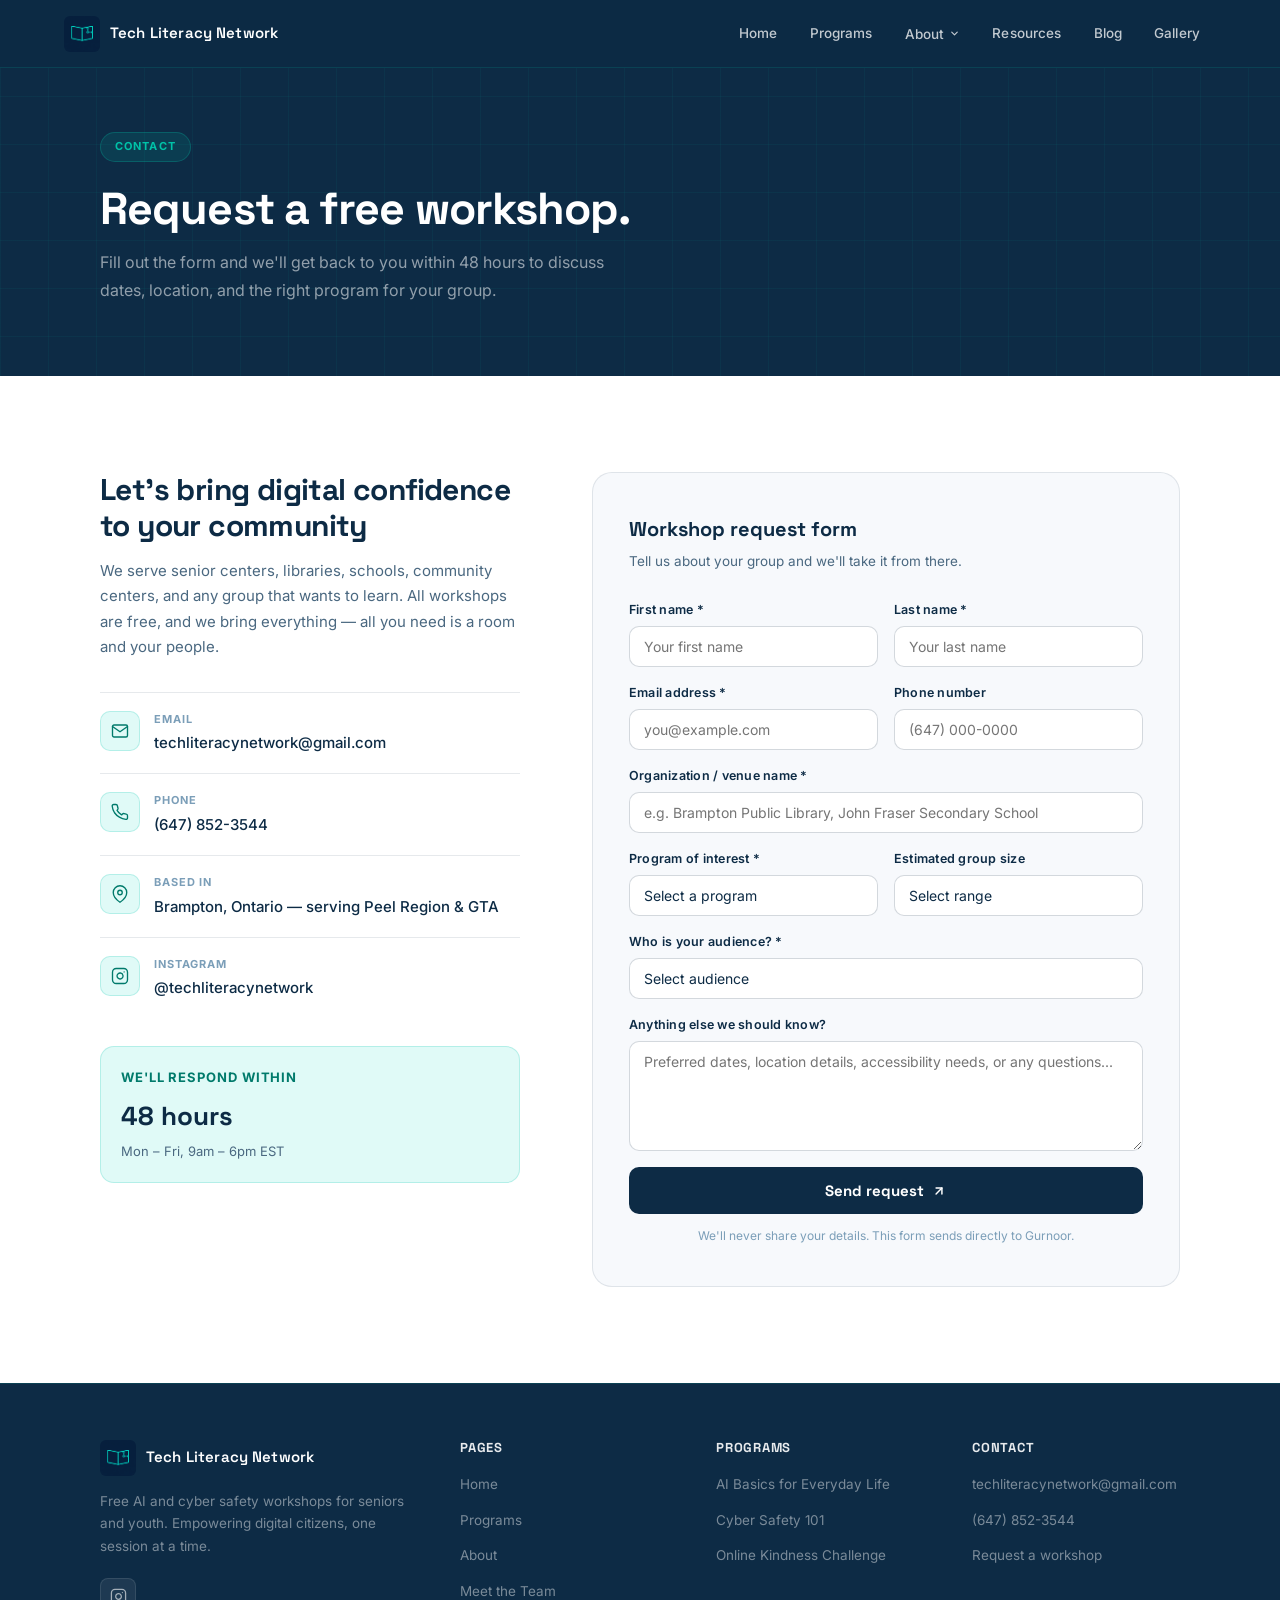
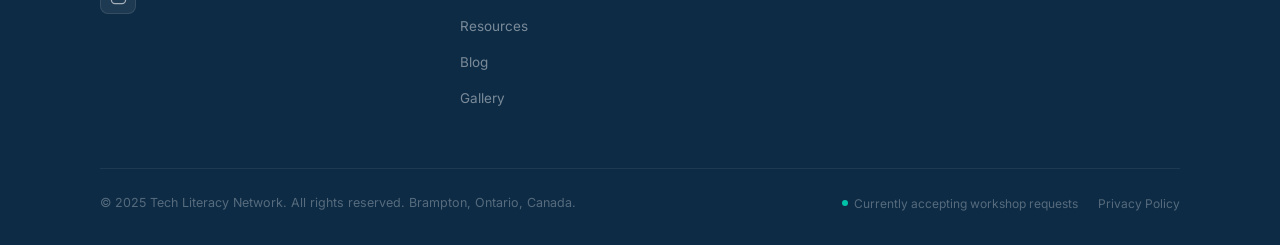
<file: contact.html>
<!DOCTYPE html>
<html lang="en">
<head>
<meta charset="UTF-8">
<meta name="viewport" content="width=device-width, initial-scale=1.0">
<title>Contact — Tech Literacy Network</title>
<link rel="icon" type="image/x-icon" href="/favicon.ico">
<link rel="icon" type="image/png" sizes="16x16" href="/favicon-16x16.png">
<link rel="icon" type="image/png" sizes="32x32" href="/favicon-32x32.png">
<link rel="apple-touch-icon" sizes="180x180" href="/apple-touch-icon.png">
<link rel="stylesheet" href="/style.css">
<!-- Google Analytics: replace G-77QTJ9Q20S with your real Measurement ID -->
<script async src="https://www.googletagmanager.com/gtag/js?id=G-77QTJ9Q20S"></script>
<script>
  window.dataLayer = window.dataLayer || [];
  function gtag(){dataLayer.push(arguments);}
  gtag('js', new Date());
  gtag('config', 'G-77QTJ9Q20S');
</script>
<script>
  async function handleFormSubmit(e) {
    e.preventDefault();
    const form = document.getElementById('contact-form');
    const btn = form.querySelector('.form-submit');
    const originalHTML = btn.innerHTML;
    btn.innerHTML = 'Sending...';
    btn.disabled = true;
    btn.style.opacity = '0.7';
    try {
      const response = await fetch('https://formspree.io/f/xvzjzdew', {
        method: 'POST', body: new FormData(form), headers: { 'Accept': 'application/json' }
      });
      if (response.ok) {
        form.style.display = 'none';
        document.getElementById('form-success').style.display = 'block';
      } else {
        btn.innerHTML = originalHTML; btn.disabled = false; btn.style.opacity = '1';
        alert('Something went wrong. Please email us directly at techliteracynetwork@gmail.com');
      }
    } catch(err) {
      btn.innerHTML = originalHTML; btn.disabled = false; btn.style.opacity = '1';
      alert('Something went wrong. Please email us directly at techliteracynetwork@gmail.com');
    }
  }
</script>
</head>
<body>
<nav id="main-nav">
  <a class="nav-brand" href="/">
    <img src="/logo.png" width="36" height="36" alt="Tech Literacy Network logo" style="display:block;border-radius:6px">
    <div class="nav-brand-text">Tech Literacy Network</div>
  </a>
  <ul class="nav-links" id="nav-links">
    <li><a href="/">Home</a></li>
    <li><a href="/programs">Programs</a></li>
    <li class="nav-item-drop" id="nav-about">
      <button class="nav-drop-toggle" id="nav-about-toggle" aria-expanded="false" aria-controls="nav-about-menu">About
        <svg class="nav-caret" width="11" height="11" viewBox="0 0 24 24" fill="none" stroke="currentColor" stroke-width="2.6" stroke-linecap="round" stroke-linejoin="round"><polyline points="6 9 12 15 18 9"/></svg>
      </button>
      <ul class="nav-drop" id="nav-about-menu">
        <li><a href="/about">
          <span class="nav-drop-label">About Us</span>
          <span class="nav-drop-sub">Why we started and what we stand for</span>
        </a></li>
        <li><a href="/team">
          <span class="nav-drop-label">Meet the Team</span>
          <span class="nav-drop-sub">The board running Tech Literacy Network</span>
        </a></li>
        <li><a href="/getinvolved">
          <span class="nav-drop-label">Get Involved</span>
          <span class="nav-drop-sub">Open roles, chapters, and volunteering</span>
        </a></li>
      </ul>
    </li>
    <li><a href="/resources">Resources</a></li>
    <li><a href="/blog">Blog</a></li>
    <li><a href="/gallery">Gallery</a></li>
  </ul>
  <button class="nav-toggle" id="nav-toggle" aria-label="Toggle menu">
    <span></span><span></span><span></span>
  </button>
</nav>

  <div class="prog-page-hero">
    <div class="hero-grid-bg"></div>
    <div class="prog-page-inner">
      <div class="page-hero-tag">Contact</div>
      <h1 class="page-hero-title">Request a free workshop.</h1>
      <p class="page-hero-sub">Fill out the form and we'll get back to you within 48 hours to discuss dates, location, and the right program for your group.</p>
    </div>
  </div>
  <section>
    <div class="contact-grid">
      <div class="contact-info">
        <h2>Let's bring digital confidence to your community</h2>
        <p>We serve senior centers, libraries, schools, community centers, and any group that wants to learn. All workshops are free, and we bring everything — all you need is a room and your people.</p>
        <div class="contact-detail">
          <div class="contact-detail-icon"><svg width="18" height="18" viewBox="0 0 24 24" fill="none" stroke="#007A6B" stroke-width="1.8" stroke-linecap="round" stroke-linejoin="round"><path d="M4 4h16c1.1 0 2 .9 2 2v12c0 1.1-.9 2-2 2H4c-1.1 0-2-.9-2-2V6c0-1.1.9-2 2-2z"/><polyline points="22,6 12,13 2,6"/></svg></div>
          <div><div class="contact-detail-label">Email</div><div class="contact-detail-value">techliteracynetwork@gmail.com</div></div>
        </div>
        <div class="contact-detail">
          <div class="contact-detail-icon"><svg width="18" height="18" viewBox="0 0 24 24" fill="none" stroke="#007A6B" stroke-width="1.8" stroke-linecap="round" stroke-linejoin="round"><path d="M22 16.92v3a2 2 0 0 1-2.18 2 19.79 19.79 0 0 1-8.63-3.07A19.5 19.5 0 0 1 4.69 13a19.79 19.79 0 0 1-3.07-8.67A2 2 0 0 1 3.6 2h3a2 2 0 0 1 2 1.72c.127.96.361 1.903.7 2.81a2 2 0 0 1-.45 2.11L8.09 9.91a16 16 0 0 0 6 6l1.27-1.27a2 2 0 0 1 2.11-.45c.907.339 1.85.573 2.81.7A2 2 0 0 1 22 16.92z"/></svg></div>
          <div><div class="contact-detail-label">Phone</div><div class="contact-detail-value">(647) 852-3544</div></div>
        </div>
        <div class="contact-detail">
          <div class="contact-detail-icon"><svg width="18" height="18" viewBox="0 0 24 24" fill="none" stroke="#007A6B" stroke-width="1.8" stroke-linecap="round" stroke-linejoin="round"><path d="M21 10c0 7-9 13-9 13s-9-6-9-13a9 9 0 0 1 18 0z"/><circle cx="12" cy="10" r="3"/></svg></div>
          <div><div class="contact-detail-label">Based in</div><div class="contact-detail-value">Brampton, Ontario — serving Peel Region &amp; GTA</div></div>
        </div>
        <div class="contact-detail">
          <div class="contact-detail-icon"><svg width="18" height="18" viewBox="0 0 24 24" fill="none" stroke="#007A6B" stroke-width="1.8" stroke-linecap="round" stroke-linejoin="round"><rect x="2" y="2" width="20" height="20" rx="5" ry="5"/><path d="M16 11.37A4 4 0 1 1 12.63 8 4 4 0 0 1 16 11.37z"/><line x1="17.5" y1="6.5" x2="17.51" y2="6.5"/></svg></div>
          <div><div class="contact-detail-label">Instagram</div><div class="contact-detail-value">@techliteracynetwork</div></div>
        </div>
        <div style="margin-top:28px;padding:20px;background:var(--aqua);border-radius:14px;border:1px solid rgba(0,194,168,0.2)">
          <div style="font-size:13px;font-weight:700;color:var(--teal-dim);text-transform:uppercase;letter-spacing:0.07em;margin-bottom:8px">We'll respond within</div>
          <div style="font-family:'Space Grotesk',sans-serif;font-size:26px;font-weight:700;color:var(--navy)">48 hours</div>
          <div style="font-size:13px;color:var(--text-secondary);margin-top:4px">Mon – Fri, 9am – 6pm EST</div>
        </div>
      </div>
      <div class="contact-form-wrap">
        <div class="form-title">Workshop request form</div>
        <div class="form-sub">Tell us about your group and we'll take it from there.</div>
        <form id="contact-form" onsubmit="handleFormSubmit(event)">
          <div class="form-row">
            <div class="form-group"><label for="fname">First name *</label><input type="text" id="fname" name="fname" placeholder="Your first name" required></div>
            <div class="form-group"><label for="lname">Last name *</label><input type="text" id="lname" name="lname" placeholder="Your last name" required></div>
          </div>
          <div class="form-row">
            <div class="form-group"><label for="email">Email address *</label><input type="email" id="email" name="email" placeholder="you@example.com" required></div>
            <div class="form-group"><label for="phone">Phone number</label><input type="tel" id="phone" name="phone" placeholder="(647) 000-0000"></div>
          </div>
          <div class="form-group"><label for="org">Organization / venue name *</label><input type="text" id="org" name="org" placeholder="e.g. Brampton Public Library, John Fraser Secondary School" required></div>
          <div class="form-row">
            <div class="form-group"><label for="program">Program of interest *</label>
              <select id="program" name="program" required>
                <option value="" disabled selected>Select a program</option>
                <option>AI Basics for Everyday Life</option>
                <option>Cyber Safety 101</option>
                <option>Online Kindness Challenge</option>
                <option>Not sure — help me decide</option>
              </select>
            </div>
            <div class="form-group"><label for="groupsize">Estimated group size</label>
              <select id="groupsize" name="groupsize">
                <option value="" disabled selected>Select range</option>
                <option>1–10 people</option>
                <option>11–25 people</option>
                <option>26–50 people</option>
                <option>50+ people</option>
              </select>
            </div>
          </div>
          <div class="form-group"><label for="audience">Who is your audience? *</label>
            <select id="audience" name="audience" required>
              <option value="" disabled selected>Select audience</option>
              <option>Seniors (60+)</option>
              <option>Youth / students</option>
              <option>Mixed ages</option>
              <option>Adults (general community)</option>
            </select>
          </div>
          <div class="form-group"><label for="message">Anything else we should know?</label><textarea id="message" name="message" placeholder="Preferred dates, location details, accessibility needs, or any questions..."></textarea></div>
          <button type="submit" class="form-submit">Send request <svg width="14" height="14" viewBox="0 0 24 24" fill="none" stroke="currentColor" stroke-width="2.5" stroke-linecap="round" stroke-linejoin="round"><path d="M7 17L17 7"/><path d="M7 7h10v10"/></svg></button>
          <p class="form-note">We'll never share your details. This form sends directly to Gurnoor.</p>
        </form>
        <div class="form-success" id="form-success">
          <div class="form-success-icon"><svg width="28" height="28" viewBox="0 0 24 24" fill="none" stroke="#00C2A8" stroke-width="2.2" stroke-linecap="round" stroke-linejoin="round"><polyline points="20 6 9 17 4 12"/></svg></div>
          <h3>Request received!</h3>
          <p>Thank you for reaching out. Gurnoor will be in touch within 48 hours to discuss your workshop.</p>
        </div>
      </div>
    </div>
  </section>

<footer>
  <div class="footer-inner">
    <div class="footer-top">
      <div class="footer-brand">
        <a class="nav-brand" href="/" style="margin-bottom:0">
          <img src="/logo.png" width="36" height="36" alt="Tech Literacy Network logo" style="display:block;border-radius:6px">
          <div class="nav-brand-text" style="color:white">Tech Literacy Network</div>
        </a>
        <p>Free AI and cyber safety workshops for seniors and youth. Empowering digital citizens, one session at a time.</p>
        <div class="footer-social">
          <a class="social-btn" href="https://instagram.com/techliteracynetwork" target="_blank" aria-label="Instagram">
            <svg width="17" height="17" viewBox="0 0 24 24" fill="none" stroke="rgba(255,255,255,0.6)" stroke-width="1.8" stroke-linecap="round" stroke-linejoin="round"><rect x="2" y="2" width="20" height="20" rx="5" ry="5"/><path d="M16 11.37A4 4 0 1 1 12.63 8 4 4 0 0 1 16 11.37z"/><line x1="17.5" y1="6.5" x2="17.51" y2="6.5"/></svg>
          </a>
        </div>
      </div>
      <div class="footer-col">
        <h4>Pages</h4>
        <ul>
          <li><a href="/">Home</a></li>
          <li><a href="/programs">Programs</a></li>
          <li><a href="/about">About</a></li>
          <li><a href="/team">Meet the Team</a></li>
          <li><a href="/resources">Resources</a></li>
          <li><a href="/blog">Blog</a></li>
          <li><a href="/gallery">Gallery</a></li>
        </ul>
      </div>
      <div class="footer-col">
        <h4>Programs</h4>
        <ul>
          <li><a href="/programs">AI Basics for Everyday Life</a></li>
          <li><a href="/programs">Cyber Safety 101</a></li>
          <li><a href="/programs">Online Kindness Challenge</a></li>
        </ul>
      </div>
      <div class="footer-col">
        <h4>Contact</h4>
        <ul>
          <li><a href="mailto:techliteracynetwork@gmail.com">techliteracynetwork@gmail.com</a></li>
          <li><a href="tel:6478523544">(647) 852-3544</a></li>
          <li><a href="/contact">Request a workshop</a></li>
        </ul>
      </div>
    </div>
    <div class="footer-bottom">
      <p>© 2025 Tech Literacy Network. All rights reserved. Brampton, Ontario, Canada.</p>
      <div style="display:flex;align-items:center;gap:20px;flex-wrap:wrap">
        <div class="footer-badge">Currently accepting workshop requests</div>
        <a href="/privacy" style="font-size:12px;color:rgba(255,255,255,0.3);text-decoration:none;transition:color 0.2s" onmouseover="this.style.color='#00C2A8'" onmouseout="this.style.color='rgba(255,255,255,0.3)'">Privacy Policy</a>
      </div>
    </div>
  </div>
</footer>
<script src="/nav.js"></script>
</body>
</html>
</file>
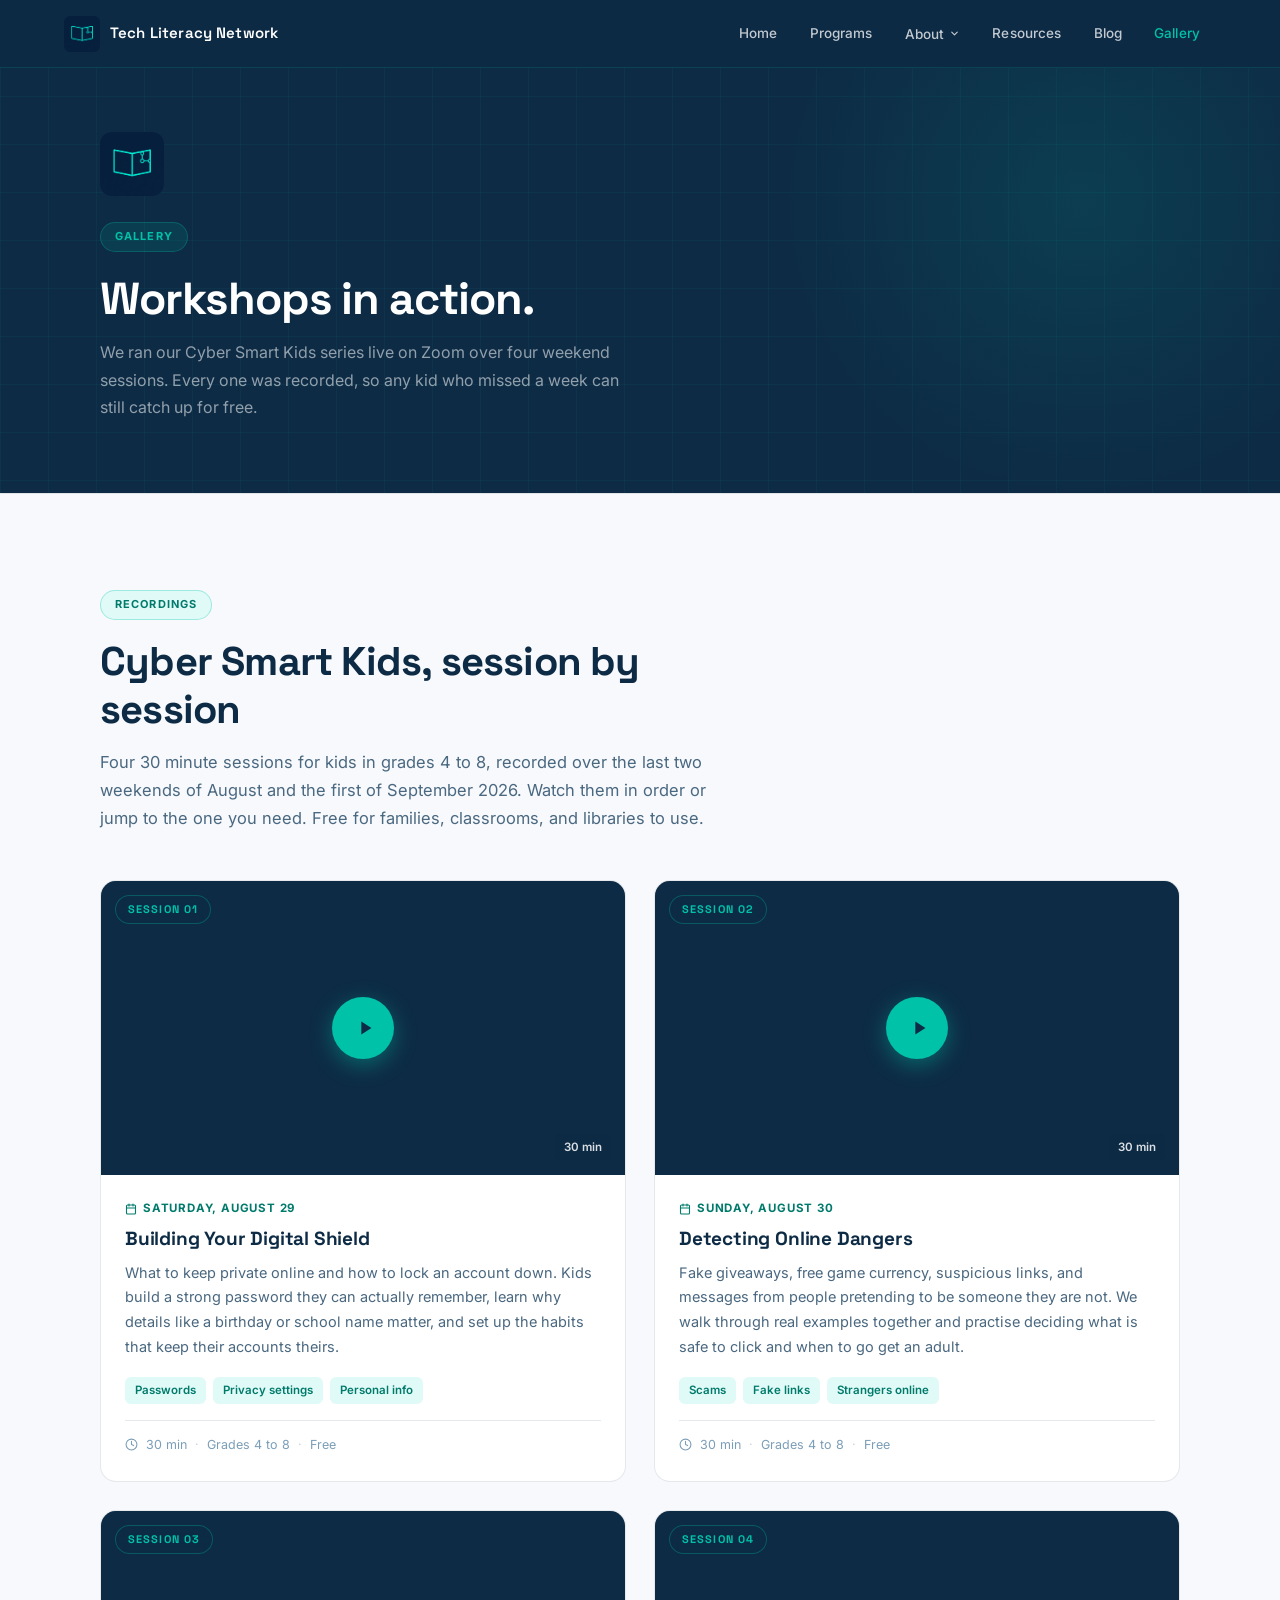
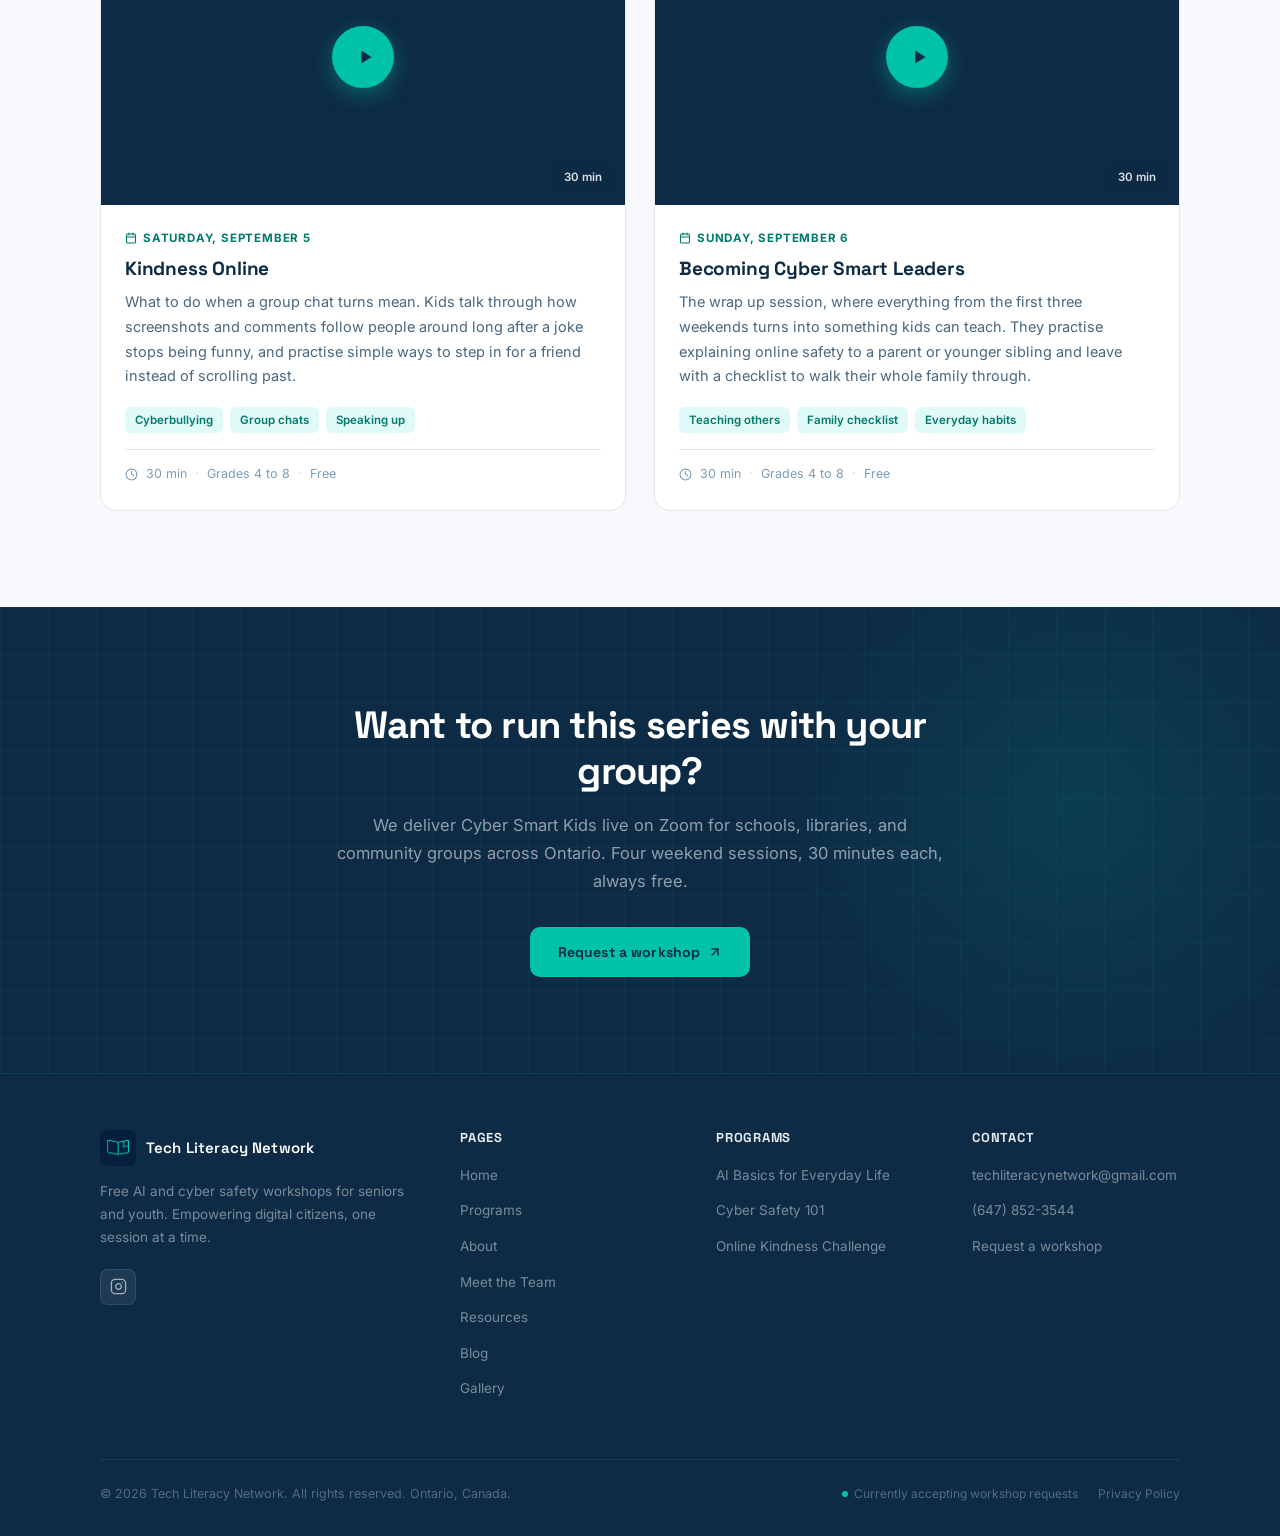
<file: gallery.html>
<!DOCTYPE html>
<html lang="en">
<head>
<meta charset="UTF-8">
<meta name="viewport" content="width=device-width, initial-scale=1.0">
<title>Gallery - Tech Literacy Network</title>
<meta name="description" content="Watch all four Cyber Smart Kids workshop recordings from Tech Literacy Network. A free 30 minute online safety series for kids in grades 4 to 8.">
<link rel="canonical" href="https://techliteracynetwork.com/gallery">
<meta property="og:title" content="Gallery | Tech Literacy Network">
<meta property="og:description" content="Watch our free Cyber Smart Kids series. Four 30 minute sessions on passwords, online dangers, kindness, and cyber leadership for grades 4 to 8.">
<meta property="og:url" content="https://techliteracynetwork.com/gallery">
<meta property="og:type" content="website">
<meta property="og:image" content="https://techliteracynetwork.com/logo.png">
<link rel="icon" type="image/x-icon" href="/favicon.ico">
<link rel="icon" type="image/png" sizes="16x16" href="/favicon-16x16.png">
<link rel="icon" type="image/png" sizes="32x32" href="/favicon-32x32.png">
<link rel="apple-touch-icon" sizes="180x180" href="/apple-touch-icon.png">
<link rel="stylesheet" href="/style.css">
<script async src="https://www.googletagmanager.com/gtag/js?id=G-77QTJ9Q20S"></script>
<script>
  window.dataLayer = window.dataLayer || [];
  function gtag(){dataLayer.push(arguments);}
  gtag('js', new Date());
  gtag('config', 'G-77QTJ9Q20S');
</script>

<style>
/* ============================================================
   GALLERY PAGE - Cyber Smart Kids recordings
   Brand: navy #0D2B45 / teal #00C2A8 / cool white #F7F9FC / aqua #E0FAF7
   ============================================================ */

.gal-hero-logo { width: 64px; height: 64px; border-radius: 12px; display: block; margin-bottom: 26px; }

.vid-section { background: var(--cool-white); border-top: 1px solid var(--border); }
.vid-head { max-width: 640px; margin-bottom: 48px; }
.vid-head-tag { display: inline-block; background: var(--aqua); border: 1px solid rgba(0,194,168,0.3); color: var(--teal-dim); font-size: 11px; font-weight: 700; letter-spacing: 0.1em; text-transform: uppercase; padding: 5px 14px; border-radius: 100px; margin-bottom: 18px; }
.vid-head h2 { font-size: clamp(26px, 3.2vw, 40px); font-weight: 700; color: var(--navy); letter-spacing: -0.02em; margin-bottom: 14px; }
.vid-head p { font-size: 16.5px; color: var(--text-secondary); line-height: 1.7; }

.vid-grid { display: grid; grid-template-columns: 1fr 1fr; gap: 28px; }

.vid-card { background: var(--white); border: 1px solid var(--border); border-radius: 16px; overflow: hidden; display: flex; flex-direction: column; transition: border-color 0.2s, box-shadow 0.2s, transform 0.2s; }
.vid-card:hover { border-color: rgba(0,194,168,0.45); box-shadow: 0 14px 36px rgba(13,43,69,0.09); transform: translateY(-3px); }

/* video area */
.vid-frame { position: relative; aspect-ratio: 16/9; background-color: var(--navy); background-size: cover; background-position: center; cursor: pointer; border-bottom: 1px solid var(--border); overflow: hidden; }
.vid-frame::after { content: ''; position: absolute; inset: 0; z-index: 2; background: linear-gradient(160deg, rgba(13,43,69,0.55), rgba(13,43,69,0.25)); transition: background 0.2s; }
.vid-frame:hover::after { background: linear-gradient(160deg, rgba(13,43,69,0.38), rgba(13,43,69,0.12)); }
.vid-frame iframe { position: absolute; inset: 0; width: 100%; height: 100%; border: 0; z-index: 5; }
.vid-frame.is-playing::after,
.vid-frame.is-playing .vid-play,
.vid-frame.is-playing .vid-num,
.vid-frame.is-playing .vid-len,
.vid-frame.is-playing .vid-grid-bg,
.vid-frame.is-playing .vid-soon { display: none; }

.vid-play { position: absolute; top: 50%; left: 50%; transform: translate(-50%,-50%); z-index: 3; width: 62px; height: 62px; border-radius: 50%; background: var(--teal); border: none; cursor: pointer; display: flex; align-items: center; justify-content: center; padding: 0; box-shadow: 0 6px 22px rgba(0,194,168,0.4); transition: background 0.2s, transform 0.2s; }
.vid-frame:hover .vid-play { background: #00d9bc; transform: translate(-50%,-50%) scale(1.08); }
.vid-play svg { margin-left: 3px; }

.vid-num { position: absolute; top: 14px; left: 14px; z-index: 3; font-family: 'Space Grotesk', sans-serif; font-size: 11px; font-weight: 700; letter-spacing: 0.1em; text-transform: uppercase; color: var(--teal); background: rgba(13,43,69,0.72); border: 1px solid rgba(0,194,168,0.3); padding: 5px 12px; border-radius: 100px; backdrop-filter: blur(6px); -webkit-backdrop-filter: blur(6px); }
.vid-len { position: absolute; bottom: 14px; right: 14px; z-index: 3; font-size: 11.5px; font-weight: 600; color: rgba(255,255,255,0.85); background: rgba(13,43,69,0.78); padding: 4px 9px; border-radius: 6px; backdrop-filter: blur(6px); -webkit-backdrop-filter: blur(6px); }

/* state before a video ID is pasted in */
.vid-grid-bg { position: absolute; inset: 0; z-index: 1; background-image: linear-gradient(rgba(0,194,168,0.07) 1px, transparent 1px), linear-gradient(90deg, rgba(0,194,168,0.07) 1px, transparent 1px); background-size: 34px 34px; pointer-events: none; opacity: 0; }
.vid-frame.is-pending { cursor: default; }
.vid-frame.is-pending .vid-play { display: none; }
.vid-frame.is-pending .vid-grid-bg { opacity: 1; }
.vid-soon { display: none; position: absolute; top: 50%; left: 50%; transform: translate(-50%,-50%); z-index: 3; text-align: center; color: rgba(255,255,255,0.45); font-size: 13px; font-weight: 500; white-space: nowrap; }
.vid-frame.is-pending .vid-soon { display: block; }

/* card body */
.vid-body { padding: 24px 24px 26px; display: flex; flex-direction: column; flex: 1; }
.vid-date { display: flex; align-items: center; gap: 6px; font-size: 11.5px; font-weight: 700; letter-spacing: 0.07em; text-transform: uppercase; color: var(--teal-dim); margin-bottom: 10px; }
.vid-title { font-family: 'Space Grotesk', sans-serif; font-size: 19px; font-weight: 700; color: var(--navy); letter-spacing: -0.01em; margin-bottom: 10px; }
.vid-desc { font-size: 14.5px; color: var(--text-secondary); line-height: 1.7; margin-bottom: 18px; flex: 1; }
.vid-tags { display: flex; flex-wrap: wrap; gap: 7px; margin-bottom: 16px; }
.vid-tag { font-size: 11.5px; font-weight: 600; color: var(--teal-dim); background: var(--aqua); border-radius: 6px; padding: 4px 10px; }
.vid-meta { display: flex; align-items: center; flex-wrap: wrap; gap: 8px; font-size: 12.5px; color: var(--text-light); border-top: 1px solid var(--border); padding-top: 14px; }
.vid-meta svg { flex-shrink: 0; }
.vid-meta span { color: rgba(13,43,69,0.22); }

/* closing band */
.gal-cta { background: var(--navy); position: relative; overflow: hidden; text-align: center; }
.gal-cta-inner { position: relative; z-index: 1; max-width: 620px; margin: 0 auto; }
.gal-cta h2 { font-size: clamp(24px, 3vw, 38px); font-weight: 700; color: var(--white); letter-spacing: -0.02em; margin-bottom: 16px; }
.gal-cta p { font-size: 16.5px; color: rgba(255,255,255,0.55); line-height: 1.7; margin-bottom: 32px; }

@media (max-width: 860px) {
  .vid-grid { grid-template-columns: 1fr; gap: 22px; }
  .vid-head { margin-bottom: 34px; }
}
@media (max-width: 480px) {
  .vid-play { width: 52px; height: 52px; }
  .vid-body { padding: 20px 20px 22px; }
  .gal-hero-logo { width: 54px; height: 54px; }
}
</style>
</head>
<body>
<nav id="main-nav">
  <a class="nav-brand" href="/">
    <img src="/logo.png" width="36" height="36" alt="Tech Literacy Network logo" style="display:block;border-radius:6px">
    <div class="nav-brand-text">Tech Literacy Network</div>
  </a>
  <ul class="nav-links" id="nav-links">
    <li><a href="/">Home</a></li>
    <li><a href="/programs">Programs</a></li>
    <li class="nav-item-drop" id="nav-about">
      <button class="nav-drop-toggle" id="nav-about-toggle" aria-expanded="false" aria-controls="nav-about-menu">About
        <svg class="nav-caret" width="11" height="11" viewBox="0 0 24 24" fill="none" stroke="currentColor" stroke-width="2.6" stroke-linecap="round" stroke-linejoin="round"><polyline points="6 9 12 15 18 9"/></svg>
      </button>
      <ul class="nav-drop" id="nav-about-menu">
        <li><a href="/about">
          <span class="nav-drop-label">About Us</span>
          <span class="nav-drop-sub">Why we started and what we stand for</span>
        </a></li>
        <li><a href="/team">
          <span class="nav-drop-label">Meet the Team</span>
          <span class="nav-drop-sub">The board running Tech Literacy Network</span>
        </a></li>
        <li><a href="/getinvolved">
          <span class="nav-drop-label">Get Involved</span>
          <span class="nav-drop-sub">Open roles, chapters, and volunteering</span>
        </a></li>
      </ul>
    </li>
    <li><a href="/resources">Resources</a></li>
    <li><a href="/blog">Blog</a></li>
    <li><a href="/gallery" class="active">Gallery</a></li>
  </ul>
  <button class="nav-toggle" id="nav-toggle" aria-label="Toggle menu">
    <span></span><span></span><span></span>
  </button>
</nav>

<!-- ===================== HERO ===================== -->
<div class="prog-page-hero">
  <div class="hero-grid-bg"></div>
  <div class="hero-glow"></div>
  <div class="prog-page-inner" style="position:relative;z-index:1">
    <img src="/logo.png" alt="Tech Literacy Network logo" class="gal-hero-logo">
    <div class="page-hero-tag">Gallery</div>
    <h1 class="page-hero-title">Workshops in action.</h1>
    <p class="page-hero-sub">We ran our Cyber Smart Kids series live on Zoom over four weekend sessions. Every one was recorded, so any kid who missed a week can still catch up for free.</p>
  </div>
</div>

<!-- ===================== WORKSHOP RECORDINGS ===================== -->
<section class="vid-section">
  <div class="section-inner">

    <div class="vid-head">
      <div class="vid-head-tag">Recordings</div>
      <h2>Cyber Smart Kids, session by session</h2>
      <p>Four 30 minute sessions for kids in grades 4 to 8, recorded over the last two weekends of August and the first of September 2026. Watch them in order or jump to the one you need. Free for families, classrooms, and libraries to use.</p>
    </div>

    <div class="vid-grid">

      <!-- ---------- SESSION 1 ---------- -->
      <article class="vid-card">
        <div class="vid-frame" data-yt="vkItUl1gsCc" data-title="Session 1: Building Your Digital Shield">
          <div class="vid-grid-bg"></div>
          <div class="vid-num">Session 01</div>
          <div class="vid-len">30 min</div>
          <button class="vid-play" aria-label="Play Session 1: Building Your Digital Shield">
            <svg width="22" height="22" viewBox="0 0 24 24" fill="#0D2B45"><path d="M8 5v14l11-7z"/></svg>
          </button>
          <div class="vid-soon">Recording coming soon</div>
        </div>
        <div class="vid-body">
          <div class="vid-date">
            <svg width="12" height="12" viewBox="0 0 24 24" fill="none" stroke="currentColor" stroke-width="2.2" stroke-linecap="round" stroke-linejoin="round"><rect x="3" y="4" width="18" height="18" rx="2"/><line x1="16" y1="2" x2="16" y2="6"/><line x1="8" y1="2" x2="8" y2="6"/><line x1="3" y1="10" x2="21" y2="10"/></svg>
            Saturday, August 29
          </div>
          <h3 class="vid-title">Building Your Digital Shield</h3>
          <p class="vid-desc">What to keep private online and how to lock an account down. Kids build a strong password they can actually remember, learn why details like a birthday or school name matter, and set up the habits that keep their accounts theirs.</p>
          <div class="vid-tags">
            <span class="vid-tag">Passwords</span>
            <span class="vid-tag">Privacy settings</span>
            <span class="vid-tag">Personal info</span>
          </div>
          <div class="vid-meta">
            <svg width="13" height="13" viewBox="0 0 24 24" fill="none" stroke="currentColor" stroke-width="2" stroke-linecap="round"><circle cx="12" cy="12" r="10"/><polyline points="12 6 12 12 16 14"/></svg>
            30 min <span>&middot;</span> Grades 4 to 8 <span>&middot;</span> Free
          </div>
        </div>
      </article>

      <!-- ---------- SESSION 2 ---------- -->
      <article class="vid-card">
        <div class="vid-frame" data-yt="g_dQ-wvJrc4" data-title="Session 2: Detecting Online Dangers">
          <div class="vid-grid-bg"></div>
          <div class="vid-num">Session 02</div>
          <div class="vid-len">30 min</div>
          <button class="vid-play" aria-label="Play Session 2: Detecting Online Dangers">
            <svg width="22" height="22" viewBox="0 0 24 24" fill="#0D2B45"><path d="M8 5v14l11-7z"/></svg>
          </button>
          <div class="vid-soon">Recording coming soon</div>
        </div>
        <div class="vid-body">
          <div class="vid-date">
            <svg width="12" height="12" viewBox="0 0 24 24" fill="none" stroke="currentColor" stroke-width="2.2" stroke-linecap="round" stroke-linejoin="round"><rect x="3" y="4" width="18" height="18" rx="2"/><line x1="16" y1="2" x2="16" y2="6"/><line x1="8" y1="2" x2="8" y2="6"/><line x1="3" y1="10" x2="21" y2="10"/></svg>
            Sunday, August 30
          </div>
          <h3 class="vid-title">Detecting Online Dangers</h3>
          <p class="vid-desc">Fake giveaways, free game currency, suspicious links, and messages from people pretending to be someone they are not. We walk through real examples together and practise deciding what is safe to click and when to go get an adult.</p>
          <div class="vid-tags">
            <span class="vid-tag">Scams</span>
            <span class="vid-tag">Fake links</span>
            <span class="vid-tag">Strangers online</span>
          </div>
          <div class="vid-meta">
            <svg width="13" height="13" viewBox="0 0 24 24" fill="none" stroke="currentColor" stroke-width="2" stroke-linecap="round"><circle cx="12" cy="12" r="10"/><polyline points="12 6 12 12 16 14"/></svg>
            30 min <span>&middot;</span> Grades 4 to 8 <span>&middot;</span> Free
          </div>
        </div>
      </article>

      <!-- ---------- SESSION 3 ---------- -->
      <article class="vid-card">
        <div class="vid-frame" data-yt="2-BVxM50Dko" data-title="Session 3: Kindness Online">
          <div class="vid-grid-bg"></div>
          <div class="vid-num">Session 03</div>
          <div class="vid-len">30 min</div>
          <button class="vid-play" aria-label="Play Session 3: Kindness Online">
            <svg width="22" height="22" viewBox="0 0 24 24" fill="#0D2B45"><path d="M8 5v14l11-7z"/></svg>
          </button>
          <div class="vid-soon">Recording coming soon</div>
        </div>
        <div class="vid-body">
          <div class="vid-date">
            <svg width="12" height="12" viewBox="0 0 24 24" fill="none" stroke="currentColor" stroke-width="2.2" stroke-linecap="round" stroke-linejoin="round"><rect x="3" y="4" width="18" height="18" rx="2"/><line x1="16" y1="2" x2="16" y2="6"/><line x1="8" y1="2" x2="8" y2="6"/><line x1="3" y1="10" x2="21" y2="10"/></svg>
            Saturday, September 5
          </div>
          <h3 class="vid-title">Kindness Online</h3>
          <p class="vid-desc">What to do when a group chat turns mean. Kids talk through how screenshots and comments follow people around long after a joke stops being funny, and practise simple ways to step in for a friend instead of scrolling past.</p>
          <div class="vid-tags">
            <span class="vid-tag">Cyberbullying</span>
            <span class="vid-tag">Group chats</span>
            <span class="vid-tag">Speaking up</span>
          </div>
          <div class="vid-meta">
            <svg width="13" height="13" viewBox="0 0 24 24" fill="none" stroke="currentColor" stroke-width="2" stroke-linecap="round"><circle cx="12" cy="12" r="10"/><polyline points="12 6 12 12 16 14"/></svg>
            30 min <span>&middot;</span> Grades 4 to 8 <span>&middot;</span> Free
          </div>
        </div>
      </article>

      <!-- ---------- SESSION 4 ---------- -->
      <article class="vid-card">
        <div class="vid-frame" data-yt="hpXQivpRH0M" data-title="Session 4: Becoming Cyber Smart Leaders">
          <div class="vid-grid-bg"></div>
          <div class="vid-num">Session 04</div>
          <div class="vid-len">30 min</div>
          <button class="vid-play" aria-label="Play Session 4: Becoming Cyber Smart Leaders">
            <svg width="22" height="22" viewBox="0 0 24 24" fill="#0D2B45"><path d="M8 5v14l11-7z"/></svg>
          </button>
          <div class="vid-soon">Recording coming soon</div>
        </div>
        <div class="vid-body">
          <div class="vid-date">
            <svg width="12" height="12" viewBox="0 0 24 24" fill="none" stroke="currentColor" stroke-width="2.2" stroke-linecap="round" stroke-linejoin="round"><rect x="3" y="4" width="18" height="18" rx="2"/><line x1="16" y1="2" x2="16" y2="6"/><line x1="8" y1="2" x2="8" y2="6"/><line x1="3" y1="10" x2="21" y2="10"/></svg>
            Sunday, September 6
          </div>
          <h3 class="vid-title">Becoming Cyber Smart Leaders</h3>
          <p class="vid-desc">The wrap up session, where everything from the first three weekends turns into something kids can teach. They practise explaining online safety to a parent or younger sibling and leave with a checklist to walk their whole family through.</p>
          <div class="vid-tags">
            <span class="vid-tag">Teaching others</span>
            <span class="vid-tag">Family checklist</span>
            <span class="vid-tag">Everyday habits</span>
          </div>
          <div class="vid-meta">
            <svg width="13" height="13" viewBox="0 0 24 24" fill="none" stroke="currentColor" stroke-width="2" stroke-linecap="round"><circle cx="12" cy="12" r="10"/><polyline points="12 6 12 12 16 14"/></svg>
            30 min <span>&middot;</span> Grades 4 to 8 <span>&middot;</span> Free
          </div>
        </div>
      </article>

    </div>
  </div>
</section>

<!--
  ===================== PHOTO GRID =====================
  Uncomment this whole block once you have real workshop photos or screenshots.
  Replace each .gallery-placeholder div with:
  <img src="/photos/your-photo.jpg" alt="Description" style="width:100%;height:100%;object-fit:cover">

<section>
  <div class="section-inner">
    <div class="vid-head">
      <div class="vid-head-tag" style="background:transparent;border-color:var(--border-strong);color:var(--text-secondary)">Photos</div>
      <h2>From our sessions</h2>
      <p>Moments from Cyber Smart Kids and the other workshops we run with libraries, community centres, and schools across Ontario.</p>
    </div>
    <div class="gallery-grid">
      <div class="gallery-item">
        <div class="hero-grid-bg"></div>
        <div class="gallery-placeholder">
          <div class="gallery-placeholder-icon"><svg width="22" height="22" viewBox="0 0 24 24" fill="none" stroke="rgba(0,194,168,0.4)" stroke-width="1.5" stroke-linecap="round" stroke-linejoin="round"><rect x="3" y="3" width="18" height="18" rx="2" ry="2"/><circle cx="8.5" cy="8.5" r="1.5"/><polyline points="21 15 16 10 5 21"/></svg></div>
          <span>Add photo</span>
        </div>
        <div class="gallery-caption">Cyber Smart Kids</div>
      </div>
      <div class="gallery-item">
        <div class="hero-grid-bg"></div>
        <div class="gallery-placeholder">
          <div class="gallery-placeholder-icon"><svg width="22" height="22" viewBox="0 0 24 24" fill="none" stroke="rgba(0,194,168,0.4)" stroke-width="1.5" stroke-linecap="round" stroke-linejoin="round"><rect x="3" y="3" width="18" height="18" rx="2" ry="2"/><circle cx="8.5" cy="8.5" r="1.5"/><polyline points="21 15 16 10 5 21"/></svg></div>
          <span>Add photo</span>
        </div>
        <div class="gallery-caption">Cyber Safety 101</div>
      </div>
      <div class="gallery-item">
        <div class="hero-grid-bg"></div>
        <div class="gallery-placeholder">
          <div class="gallery-placeholder-icon"><svg width="22" height="22" viewBox="0 0 24 24" fill="none" stroke="rgba(0,194,168,0.4)" stroke-width="1.5" stroke-linecap="round" stroke-linejoin="round"><rect x="3" y="3" width="18" height="18" rx="2" ry="2"/><circle cx="8.5" cy="8.5" r="1.5"/><polyline points="21 15 16 10 5 21"/></svg></div>
          <span>Add photo</span>
        </div>
        <div class="gallery-caption">AI Basics for Everyday Life</div>
      </div>
    </div>
  </div>
</section>
-->

<!-- ===================== CTA ===================== -->
<section class="gal-cta">
  <div class="hero-grid-bg"></div>
  <div class="hero-glow"></div>
  <div class="gal-cta-inner">
    <h2>Want to run this series with your group?</h2>
    <p>We deliver Cyber Smart Kids live on Zoom for schools, libraries, and community groups across Ontario. Four weekend sessions, 30 minutes each, always free.</p>
    <a href="/contact" class="btn-primary">Request a workshop
      <svg width="14" height="14" viewBox="0 0 24 24" fill="none" stroke="currentColor" stroke-width="2.5" stroke-linecap="round" stroke-linejoin="round"><path d="M7 17L17 7"/><path d="M7 7h10v10"/></svg>
    </a>
  </div>
</section>

<footer>
  <div class="footer-inner">
    <div class="footer-top">
      <div class="footer-brand">
        <a class="nav-brand" href="/" style="margin-bottom:0">
          <img src="/logo.png" width="36" height="36" alt="Tech Literacy Network logo" style="display:block;border-radius:6px">
          <div class="nav-brand-text" style="color:white">Tech Literacy Network</div>
        </a>
        <p>Free AI and cyber safety workshops for seniors and youth. Empowering digital citizens, one session at a time.</p>
        <div class="footer-social">
          <a class="social-btn" href="https://instagram.com/techliteracynetwork" target="_blank" aria-label="Instagram">
            <svg width="17" height="17" viewBox="0 0 24 24" fill="none" stroke="rgba(255,255,255,0.6)" stroke-width="1.8" stroke-linecap="round" stroke-linejoin="round"><rect x="2" y="2" width="20" height="20" rx="5" ry="5"/><path d="M16 11.37A4 4 0 1 1 12.63 8 4 4 0 0 1 16 11.37z"/><line x1="17.5" y1="6.5" x2="17.51" y2="6.5"/></svg>
          </a>
        </div>
      </div>
      <div class="footer-col">
        <h4>Pages</h4>
        <ul>
          <li><a href="/">Home</a></li>
          <li><a href="/programs">Programs</a></li>
          <li><a href="/about">About</a></li>
          <li><a href="/team">Meet the Team</a></li>
          <li><a href="/resources">Resources</a></li>
          <li><a href="/blog">Blog</a></li>
          <li><a href="/gallery">Gallery</a></li>
        </ul>
      </div>
      <div class="footer-col">
        <h4>Programs</h4>
        <ul>
          <li><a href="/programs">AI Basics for Everyday Life</a></li>
          <li><a href="/programs">Cyber Safety 101</a></li>
          <li><a href="/programs">Online Kindness Challenge</a></li>
        </ul>
      </div>
      <div class="footer-col">
        <h4>Contact</h4>
        <ul>
          <li><a href="mailto:techliteracynetwork@gmail.com">techliteracynetwork@gmail.com</a></li>
          <li><a href="tel:6478523544">(647) 852-3544</a></li>
          <li><a href="/contact">Request a workshop</a></li>
        </ul>
      </div>
    </div>
    <div class="footer-bottom">
      <p>&copy; 2026 Tech Literacy Network. All rights reserved. Ontario, Canada.</p>
      <div style="display:flex;align-items:center;gap:20px;flex-wrap:wrap">
        <div class="footer-badge">Currently accepting workshop requests</div>
        <a href="/privacy" style="font-size:12px;color:rgba(255,255,255,0.3);text-decoration:none;transition:color 0.2s" onmouseover="this.style.color='#00C2A8'" onmouseout="this.style.color='rgba(255,255,255,0.3)'">Privacy Policy</a>
      </div>
    </div>
  </div>
</footer>

<script>

  /* ---- YouTube click to load ----
     Nothing loads from YouTube until someone actually clicks play.
     Keeps the page fast and avoids third party cookies on page load. */
  document.querySelectorAll('.vid-frame').forEach(function (frame) {
    var id = (frame.getAttribute('data-yt') || '').trim();

    // no real ID pasted in yet, show the placeholder state
    if (!id || id.indexOf('VIDEO_ID') === 0) {
      frame.classList.add('is-pending');
      return;
    }

    // try the HD thumbnail, fall back to the standard one
    var probe = new Image();
    probe.onload = function () {
      var src = probe.naturalWidth > 200 ? 'maxresdefault' : 'hqdefault';
      frame.style.backgroundImage = 'url(https://i.ytimg.com/vi/' + id + '/' + src + '.jpg)';
    };
    probe.onerror = function () {
      frame.style.backgroundImage = 'url(https://i.ytimg.com/vi/' + id + '/hqdefault.jpg)';
    };
    probe.src = 'https://i.ytimg.com/vi/' + id + '/maxresdefault.jpg';

    frame.addEventListener('click', function () {
      if (frame.classList.contains('is-playing')) return;
      var iframe = document.createElement('iframe');
      iframe.src = 'https://www.youtube-nocookie.com/embed/' + id + '?autoplay=1&rel=0&modestbranding=1';
      iframe.title = frame.getAttribute('data-title') || 'Tech Literacy Network workshop';
      iframe.allow = 'accelerometer; autoplay; clipboard-write; encrypted-media; gyroscope; picture-in-picture; web-share';
      iframe.allowFullscreen = true;
      frame.appendChild(iframe);
      frame.classList.add('is-playing');
      if (typeof gtag === 'function') {
        gtag('event', 'video_play', { video_title: frame.getAttribute('data-title') || id });
      }
    });
  });
</script>
<script src="/nav.js"></script>
</body>
</html>
</file>
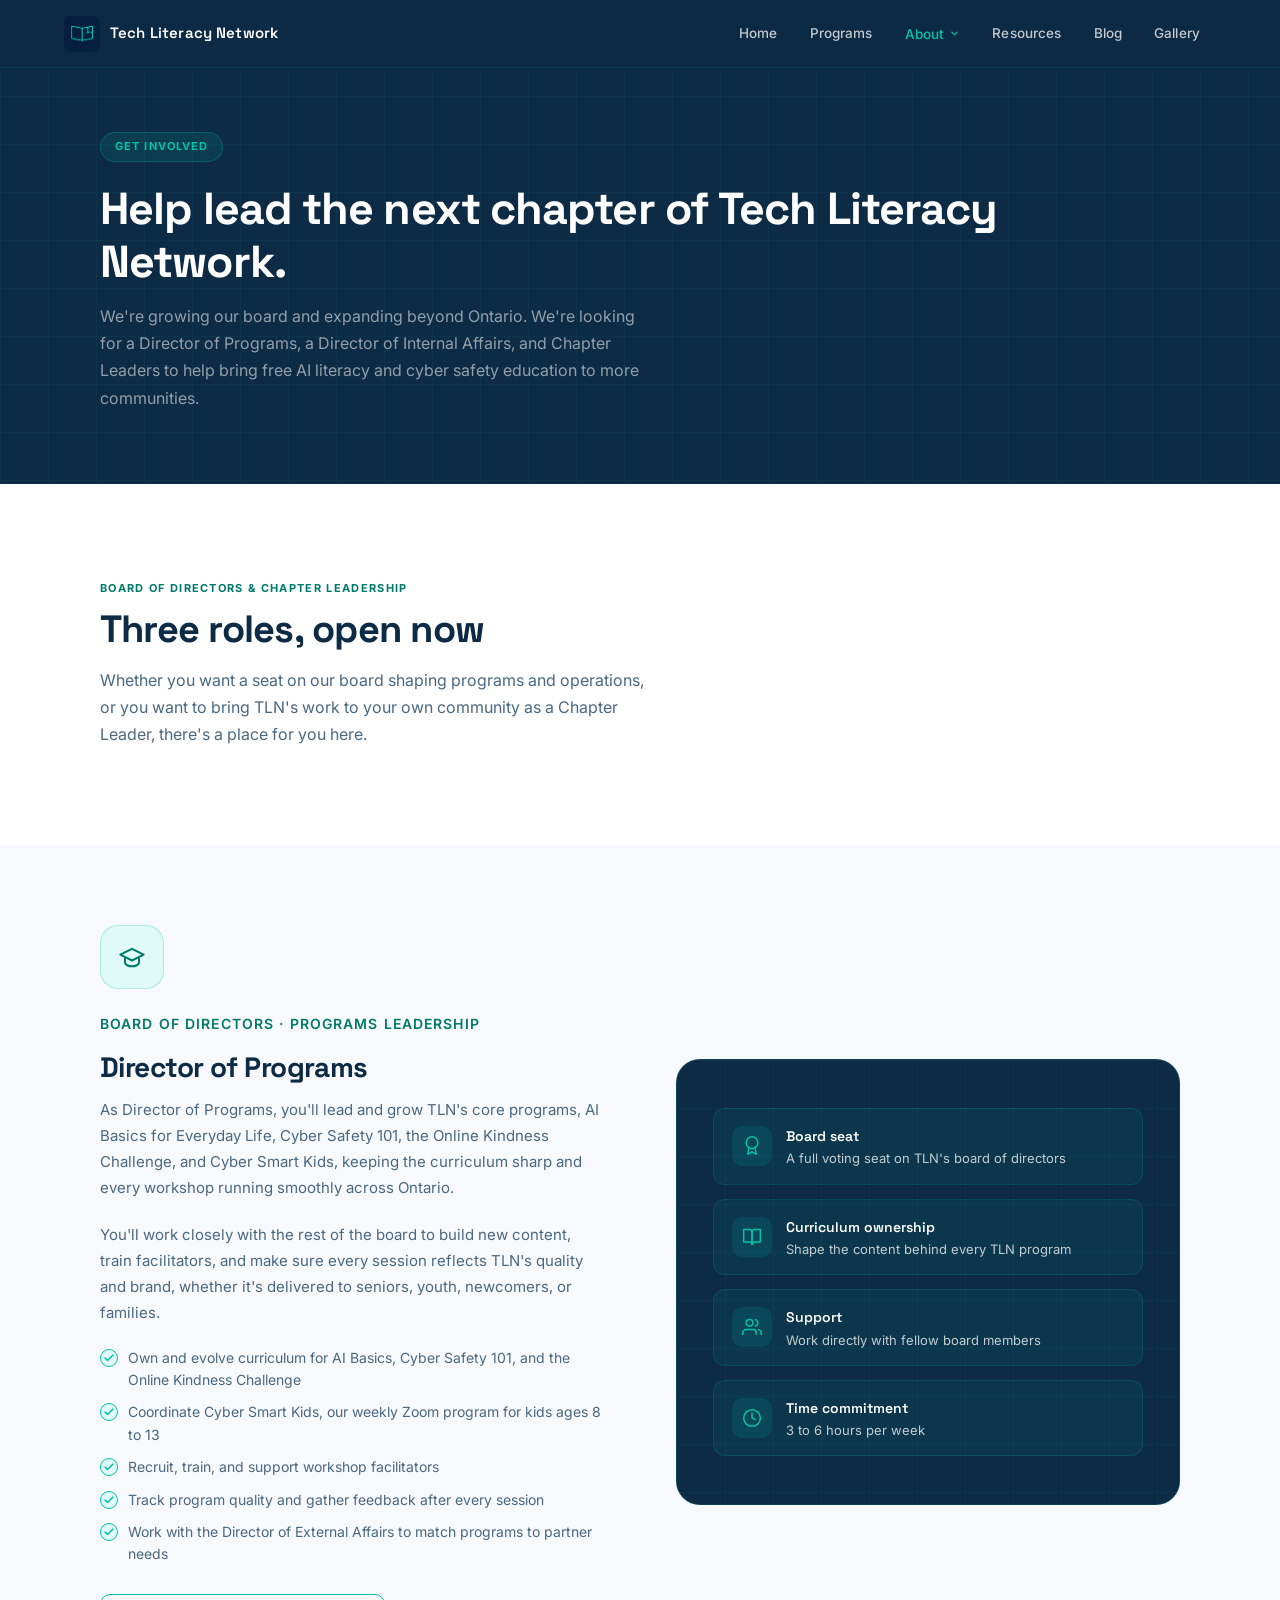
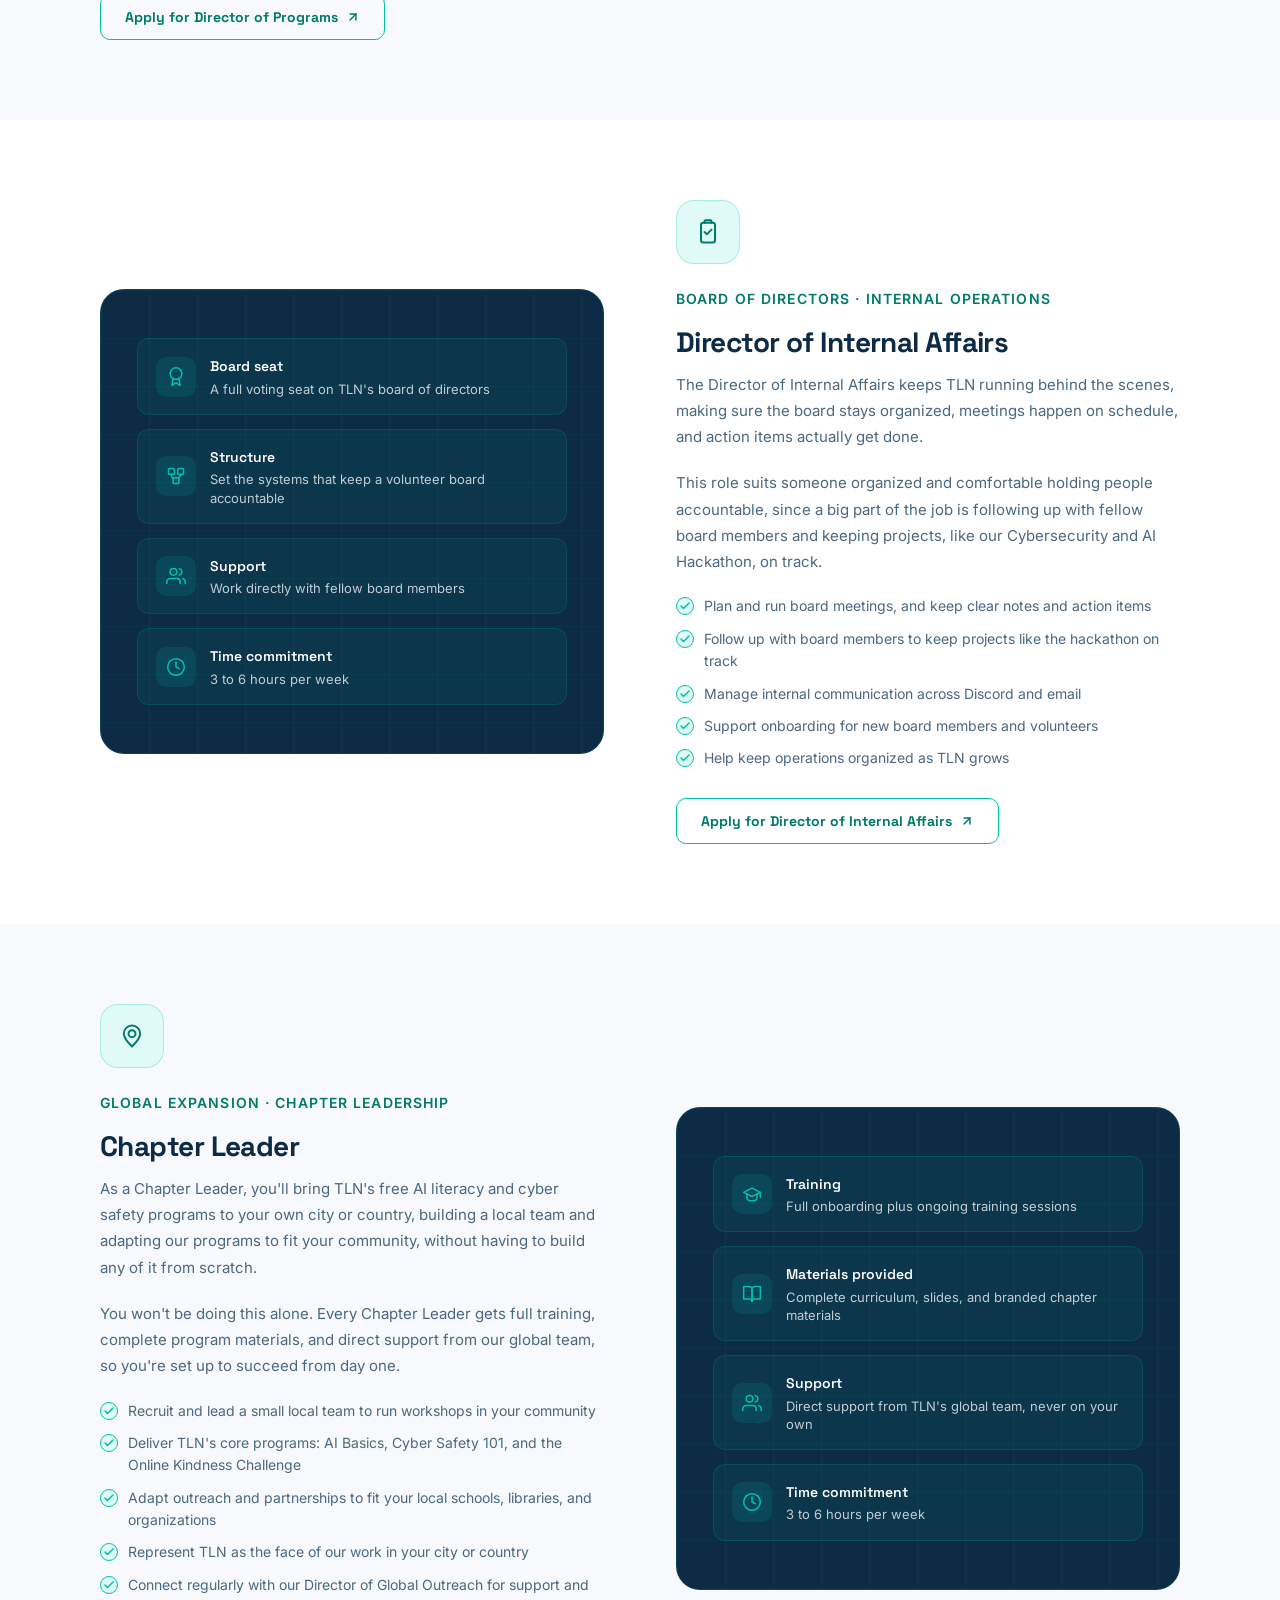
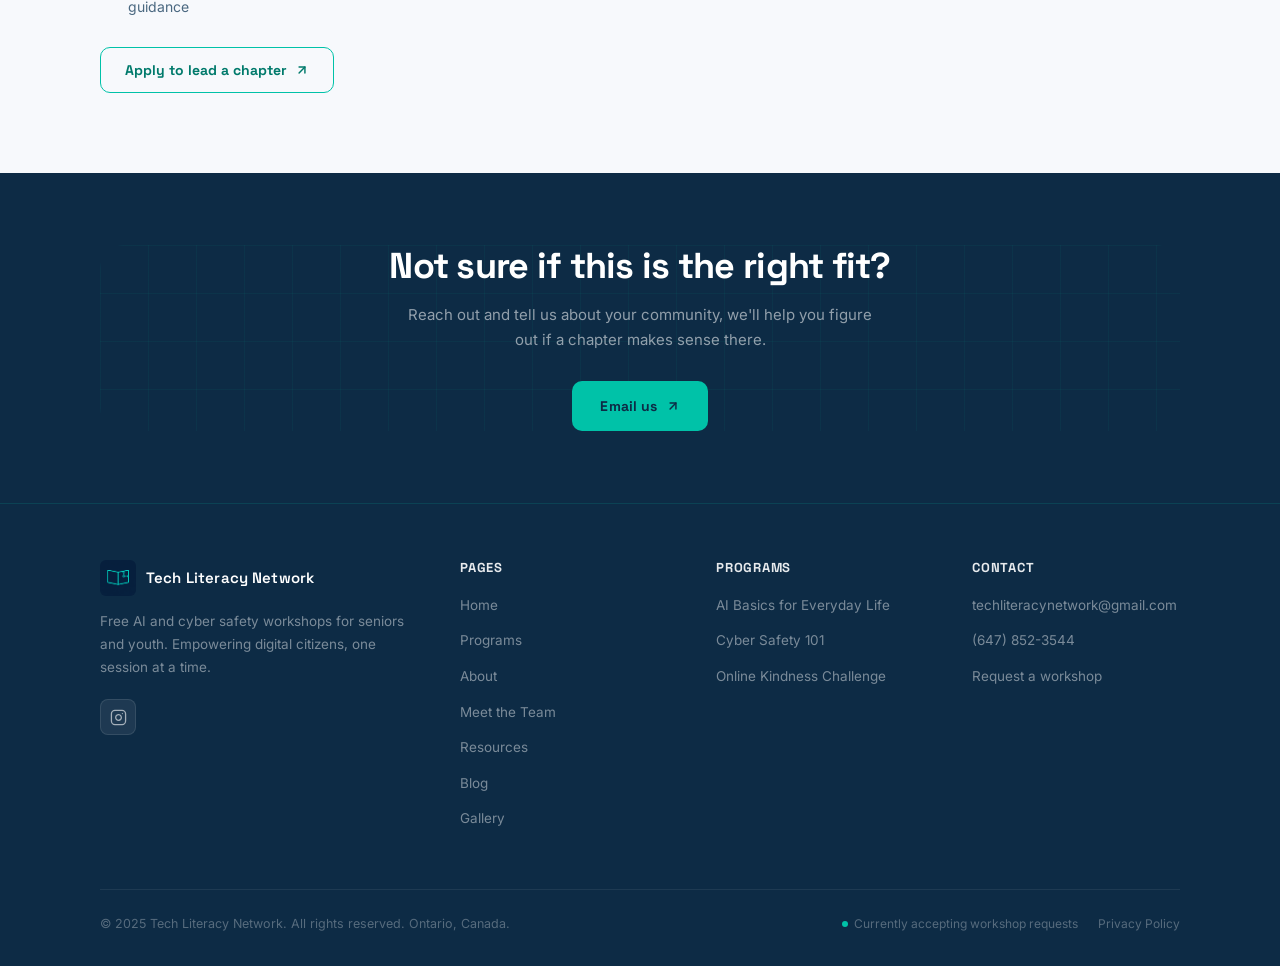
<file: getinvolved.html>
<!DOCTYPE html>
<html lang="en">
<head>
<meta charset="UTF-8">
<meta name="viewport" content="width=device-width, initial-scale=1.0">
<title>Get Involved - Tech Literacy Network</title>
<meta name="description" content="Join Tech Literacy Network's Board of Directors. Open leadership roles in programs, operations, and more at a growing Ontario nonprofit.">
<link rel="icon" type="image/x-icon" href="/favicon.ico">
<link rel="icon" type="image/png" sizes="16x16" href="/favicon-16x16.png">
<link rel="icon" type="image/png" sizes="32x32" href="/favicon-32x32.png">
<link rel="apple-touch-icon" sizes="180x180" href="/apple-touch-icon.png">
<link rel="stylesheet" href="/style.css">
<!-- Google Analytics: replace G-77QTJ9Q20S with your real Measurement ID -->
<script async src="https://www.googletagmanager.com/gtag/js?id=G-77QTJ9Q20S"></script>
<script>
  window.dataLayer = window.dataLayer || [];
  function gtag(){dataLayer.push(arguments);}
  gtag('js', new Date());
  gtag('config', 'G-77QTJ9Q20S');
</script>
<script>
  function openBoardModal(id) {
    const overlay = document.getElementById(id);
    overlay.classList.add('open');
    overlay.scrollTop = 0;
    document.body.style.overflow = 'hidden';
  }
  function closeBoardModal(id) {
    document.getElementById(id).classList.remove('open');
    document.body.style.overflow = '';
  }
  document.addEventListener('keydown', function(e) {
    if (e.key === 'Escape') {
      document.querySelectorAll('.board-modal-overlay.open').forEach(function(el) {
        el.classList.remove('open');
      });
      document.body.style.overflow = '';
    }
  });
  async function handleModalFormSubmit(e, formId, successId) {
    e.preventDefault();
    const form = document.getElementById(formId);
    const btn = form.querySelector('.form-submit');
    const originalHTML = btn.innerHTML;
    btn.innerHTML = 'Sending...';
    btn.disabled = true;
    btn.style.opacity = '0.7';
    try {
      const response = await fetch('https://formspree.io/f/xvzjzdew', {
        method: 'POST', body: new FormData(form), headers: { 'Accept': 'application/json' }
      });
      if (response.ok) {
        form.style.display = 'none';
        document.getElementById(successId).style.display = 'block';
      } else {
        btn.innerHTML = originalHTML; btn.disabled = false; btn.style.opacity = '1';
        alert('Something went wrong. Please email us directly at techliteracynetwork@gmail.com');
      }
    } catch (err) {
      btn.innerHTML = originalHTML; btn.disabled = false; btn.style.opacity = '1';
      alert('Something went wrong. Please email us directly at techliteracynetwork@gmail.com');
    }
  }
</script>
</head>
<body>
<nav id="main-nav">
  <a class="nav-brand" href="/">
    <img src="/logo.png" width="36" height="36" alt="Tech Literacy Network logo" style="display:block;border-radius:6px">
    <div class="nav-brand-text">Tech Literacy Network</div>
  </a>
  <ul class="nav-links" id="nav-links">
    <li><a href="/">Home</a></li>
    <li><a href="/programs">Programs</a></li>
    <li class="nav-item-drop" id="nav-about">
      <button class="nav-drop-toggle active" id="nav-about-toggle" aria-expanded="false" aria-controls="nav-about-menu">About
        <svg class="nav-caret" width="11" height="11" viewBox="0 0 24 24" fill="none" stroke="currentColor" stroke-width="2.6" stroke-linecap="round" stroke-linejoin="round"><polyline points="6 9 12 15 18 9"/></svg>
      </button>
      <ul class="nav-drop" id="nav-about-menu">
        <li><a href="/about">
          <span class="nav-drop-label">About Us</span>
          <span class="nav-drop-sub">Why we started and what we stand for</span>
        </a></li>
        <li><a href="/team">
          <span class="nav-drop-label">Meet the Team</span>
          <span class="nav-drop-sub">The board running Tech Literacy Network</span>
        </a></li>
        <li><a href="/getinvolved" class="active">
          <span class="nav-drop-label">Get Involved</span>
          <span class="nav-drop-sub">Open roles, chapters, and volunteering</span>
        </a></li>
      </ul>
    </li>
    <li><a href="/resources">Resources</a></li>
    <li><a href="/blog">Blog</a></li>
    <li><a href="/gallery">Gallery</a></li>
  </ul>
  <button class="nav-toggle" id="nav-toggle" aria-label="Toggle menu">
    <span></span><span></span><span></span>
  </button>
</nav>

<div class="prog-page-hero">
  <div class="hero-grid-bg"></div>
  <div class="prog-page-inner">
    <div class="page-hero-tag">Get Involved</div>
    <h1 class="page-hero-title">Help lead the next chapter of Tech Literacy Network.</h1>
    <p class="page-hero-sub">We're growing our board and expanding beyond Ontario. We're looking for a Director of Programs, a Director of Internal Affairs, and Chapter Leaders to help bring free AI literacy and cyber safety education to more communities.</p>
  </div>
</div>

<section>
  <div class="section-inner">
    <div class="section-label">Board of Directors &amp; Chapter Leadership</div>
    <h2 class="section-title">Three roles, open now</h2>
    <p class="section-sub">Whether you want a seat on our board shaping programs and operations, or you want to bring TLN's work to your own community as a Chapter Leader, there's a place for you here.</p>
  </div>
</section>

<!-- ===== ROLE: DIRECTOR OF PROGRAMS ===== -->
<div class="prog-section role-section-anchor" id="role-programs">
  <div class="prog-full">
    <div>
      <div class="prog-full-icon"><svg width="28" height="28" viewBox="0 0 24 24" fill="none" stroke="#007A6B" stroke-width="1.7" stroke-linecap="round" stroke-linejoin="round"><path d="M22 10 12 5 2 10l10 5 10-5Z"/><path d="M6 12v5c0 1.5 3 3 6 3s6-1.5 6-3v-5"/></svg></div>
      <div class="prog-full-sub">Board of Directors · Programs Leadership</div>
      <h2>Director of Programs</h2>
      <p>As Director of Programs, you'll lead and grow TLN's core programs, AI Basics for Everyday Life, Cyber Safety 101, the Online Kindness Challenge, and Cyber Smart Kids, keeping the curriculum sharp and every workshop running smoothly across Ontario.</p>
      <p>You'll work closely with the rest of the board to build new content, train facilitators, and make sure every session reflects TLN's quality and brand, whether it's delivered to seniors, youth, newcomers, or families.</p>
      <ul class="prog-topics">
        <li>Own and evolve curriculum for AI Basics, Cyber Safety 101, and the Online Kindness Challenge</li>
        <li>Coordinate Cyber Smart Kids, our weekly Zoom program for kids ages 8 to 13</li>
        <li>Recruit, train, and support workshop facilitators</li>
        <li>Track program quality and gather feedback after every session</li>
        <li>Work with the Director of External Affairs to match programs to partner needs</li>
      </ul>
      <button class="btn-teal-outline" onclick="openBoardModal('modal-programs')">Apply for Director of Programs
        <svg width="14" height="14" viewBox="0 0 24 24" fill="none" stroke="currentColor" stroke-width="2.5" stroke-linecap="round" stroke-linejoin="round"><path d="M7 17L17 7"/><path d="M7 7h10v10"/></svg>
      </button>
    </div>
    <div class="prog-visual">
      <div class="hero-grid-bg"></div>
      <div class="prog-visual-inner">
        <div class="prog-visual-item">
          <div class="prog-visual-item-icon"><svg width="20" height="20" viewBox="0 0 24 24" fill="none" stroke="#00C2A8" stroke-width="1.8" stroke-linecap="round" stroke-linejoin="round"><path d="M12 15a7 7 0 1 0 0-14 7 7 0 0 0 0 14z"/><path d="M8.5 13.5 7 22l5-3 5 3-1.5-8.5"/></svg></div>
          <div><div class="prog-visual-item-title">Board seat</div><div class="prog-visual-item-text">A full voting seat on TLN's board of directors</div></div>
        </div>
        <div class="prog-visual-item">
          <div class="prog-visual-item-icon"><svg width="20" height="20" viewBox="0 0 24 24" fill="none" stroke="#00C2A8" stroke-width="1.8" stroke-linecap="round" stroke-linejoin="round"><path d="M2 3h6a4 4 0 0 1 4 4v14a3 3 0 0 0-3-3H2z"/><path d="M22 3h-6a4 4 0 0 0-4 4v14a3 3 0 0 1 3-3h7z"/></svg></div>
          <div><div class="prog-visual-item-title">Curriculum ownership</div><div class="prog-visual-item-text">Shape the content behind every TLN program</div></div>
        </div>
        <div class="prog-visual-item">
          <div class="prog-visual-item-icon"><svg width="20" height="20" viewBox="0 0 24 24" fill="none" stroke="#00C2A8" stroke-width="1.8" stroke-linecap="round" stroke-linejoin="round"><path d="M17 21v-2a4 4 0 0 0-4-4H5a4 4 0 0 0-4 4v2"/><circle cx="9" cy="7" r="4"/><path d="M23 21v-2a4 4 0 0 0-3-3.87"/><path d="M16 3.13a4 4 0 0 1 0 7.75"/></svg></div>
          <div><div class="prog-visual-item-title">Support</div><div class="prog-visual-item-text">Work directly with fellow board members</div></div>
        </div>
        <div class="prog-visual-item">
          <div class="prog-visual-item-icon"><svg width="20" height="20" viewBox="0 0 24 24" fill="none" stroke="#00C2A8" stroke-width="1.8" stroke-linecap="round" stroke-linejoin="round"><circle cx="12" cy="12" r="10"/><polyline points="12 6 12 12 16 14"/></svg></div>
          <div><div class="prog-visual-item-title">Time commitment</div><div class="prog-visual-item-text">3 to 6 hours per week</div></div>
        </div>
      </div>
    </div>
  </div>
</div>

<!-- ===== ROLE: DIRECTOR OF INTERNAL AFFAIRS ===== -->
<div class="prog-section role-section-anchor" id="role-internal">
  <div class="prog-full flip">
    <div>
      <div class="prog-full-icon"><svg width="28" height="28" viewBox="0 0 24 24" fill="none" stroke="#007A6B" stroke-width="1.7" stroke-linecap="round" stroke-linejoin="round"><rect x="6" y="4" width="12" height="17" rx="2"/><path d="M9 4V3a1 1 0 0 1 1-1h4a1 1 0 0 1 1 1v1"/><path d="M9 12l2 2 4-4"/></svg></div>
      <div class="prog-full-sub">Board of Directors · Internal Operations</div>
      <h2>Director of Internal Affairs</h2>
      <p>The Director of Internal Affairs keeps TLN running behind the scenes, making sure the board stays organized, meetings happen on schedule, and action items actually get done.</p>
      <p>This role suits someone organized and comfortable holding people accountable, since a big part of the job is following up with fellow board members and keeping projects, like our Cybersecurity and AI Hackathon, on track.</p>
      <ul class="prog-topics">
        <li>Plan and run board meetings, and keep clear notes and action items</li>
        <li>Follow up with board members to keep projects like the hackathon on track</li>
        <li>Manage internal communication across Discord and email</li>
        <li>Support onboarding for new board members and volunteers</li>
        <li>Help keep operations organized as TLN grows</li>
      </ul>
      <button class="btn-teal-outline" onclick="openBoardModal('modal-internal')">Apply for Director of Internal Affairs
        <svg width="14" height="14" viewBox="0 0 24 24" fill="none" stroke="currentColor" stroke-width="2.5" stroke-linecap="round" stroke-linejoin="round"><path d="M7 17L17 7"/><path d="M7 7h10v10"/></svg>
      </button>
    </div>
    <div class="prog-visual">
      <div class="hero-grid-bg"></div>
      <div class="prog-visual-inner">
        <div class="prog-visual-item">
          <div class="prog-visual-item-icon"><svg width="20" height="20" viewBox="0 0 24 24" fill="none" stroke="#00C2A8" stroke-width="1.8" stroke-linecap="round" stroke-linejoin="round"><path d="M12 15a7 7 0 1 0 0-14 7 7 0 0 0 0 14z"/><path d="M8.5 13.5 7 22l5-3 5 3-1.5-8.5"/></svg></div>
          <div><div class="prog-visual-item-title">Board seat</div><div class="prog-visual-item-text">A full voting seat on TLN's board of directors</div></div>
        </div>
        <div class="prog-visual-item">
          <div class="prog-visual-item-icon"><svg width="20" height="20" viewBox="0 0 24 24" fill="none" stroke="#00C2A8" stroke-width="1.8" stroke-linecap="round" stroke-linejoin="round"><rect x="3" y="3" width="7" height="7" rx="1"/><rect x="14" y="3" width="7" height="7" rx="1"/><rect x="8.5" y="14" width="7" height="7" rx="1"/><path d="M6.5 10v2a2 2 0 0 0 2 2h1"/><path d="M17.5 10v2a2 2 0 0 0-2 2h-1"/></svg></div>
          <div><div class="prog-visual-item-title">Structure</div><div class="prog-visual-item-text">Set the systems that keep a volunteer board accountable</div></div>
        </div>
        <div class="prog-visual-item">
          <div class="prog-visual-item-icon"><svg width="20" height="20" viewBox="0 0 24 24" fill="none" stroke="#00C2A8" stroke-width="1.8" stroke-linecap="round" stroke-linejoin="round"><path d="M17 21v-2a4 4 0 0 0-4-4H5a4 4 0 0 0-4 4v2"/><circle cx="9" cy="7" r="4"/><path d="M23 21v-2a4 4 0 0 0-3-3.87"/><path d="M16 3.13a4 4 0 0 1 0 7.75"/></svg></div>
          <div><div class="prog-visual-item-title">Support</div><div class="prog-visual-item-text">Work directly with fellow board members</div></div>
        </div>
        <div class="prog-visual-item">
          <div class="prog-visual-item-icon"><svg width="20" height="20" viewBox="0 0 24 24" fill="none" stroke="#00C2A8" stroke-width="1.8" stroke-linecap="round" stroke-linejoin="round"><circle cx="12" cy="12" r="10"/><polyline points="12 6 12 12 16 14"/></svg></div>
          <div><div class="prog-visual-item-title">Time commitment</div><div class="prog-visual-item-text">3 to 6 hours per week</div></div>
        </div>
      </div>
    </div>
  </div>
</div>

<!-- ===== ROLE: CHAPTER LEADER ===== -->
<div class="prog-section role-section-anchor" id="role-chapterleader">
  <div class="prog-full">
    <div>
      <div class="prog-full-icon"><svg width="28" height="28" viewBox="0 0 24 24" fill="none" stroke="#007A6B" stroke-width="1.7" stroke-linecap="round" stroke-linejoin="round"><circle cx="12" cy="10" r="3"/><path d="M12 21c-4-4-7-7.5-7-11a7 7 0 0 1 14 0c0 3.5-3 7-7 11z"/></svg></div>
      <div class="prog-full-sub">Global Expansion · Chapter Leadership</div>
      <h2>Chapter Leader</h2>
      <p>As a Chapter Leader, you'll bring TLN's free AI literacy and cyber safety programs to your own city or country, building a local team and adapting our programs to fit your community, without having to build any of it from scratch.</p>
      <p>You won't be doing this alone. Every Chapter Leader gets full training, complete program materials, and direct support from our global team, so you're set up to succeed from day one.</p>
      <ul class="prog-topics">
        <li>Recruit and lead a small local team to run workshops in your community</li>
        <li>Deliver TLN's core programs: AI Basics, Cyber Safety 101, and the Online Kindness Challenge</li>
        <li>Adapt outreach and partnerships to fit your local schools, libraries, and organizations</li>
        <li>Represent TLN as the face of our work in your city or country</li>
        <li>Connect regularly with our Director of Global Outreach for support and guidance</li>
      </ul>
      <button class="btn-teal-outline" onclick="openBoardModal('modal-chapterleader')">Apply to lead a chapter
        <svg width="14" height="14" viewBox="0 0 24 24" fill="none" stroke="currentColor" stroke-width="2.5" stroke-linecap="round" stroke-linejoin="round"><path d="M7 17L17 7"/><path d="M7 7h10v10"/></svg>
      </button>
    </div>
    <div class="prog-visual">
      <div class="hero-grid-bg"></div>
      <div class="prog-visual-inner">
        <div class="prog-visual-item">
          <div class="prog-visual-item-icon"><svg width="20" height="20" viewBox="0 0 24 24" fill="none" stroke="#00C2A8" stroke-width="1.8" stroke-linecap="round" stroke-linejoin="round"><path d="M22 10v6M2 10l10-5 10 5-10 5z"/><path d="M6 12v5c0 2 3 3 6 3s6-1 6-3v-5"/></svg></div>
          <div><div class="prog-visual-item-title">Training</div><div class="prog-visual-item-text">Full onboarding plus ongoing training sessions</div></div>
        </div>
        <div class="prog-visual-item">
          <div class="prog-visual-item-icon"><svg width="20" height="20" viewBox="0 0 24 24" fill="none" stroke="#00C2A8" stroke-width="1.8" stroke-linecap="round" stroke-linejoin="round"><path d="M2 3h6a4 4 0 0 1 4 4v14a3 3 0 0 0-3-3H2z"/><path d="M22 3h-6a4 4 0 0 0-4 4v14a3 3 0 0 1 3-3h7z"/></svg></div>
          <div><div class="prog-visual-item-title">Materials provided</div><div class="prog-visual-item-text">Complete curriculum, slides, and branded chapter materials</div></div>
        </div>
        <div class="prog-visual-item">
          <div class="prog-visual-item-icon"><svg width="20" height="20" viewBox="0 0 24 24" fill="none" stroke="#00C2A8" stroke-width="1.8" stroke-linecap="round" stroke-linejoin="round"><path d="M17 21v-2a4 4 0 0 0-4-4H5a4 4 0 0 0-4 4v2"/><circle cx="9" cy="7" r="4"/><path d="M23 21v-2a4 4 0 0 0-3-3.87"/><path d="M16 3.13a4 4 0 0 1 0 7.75"/></svg></div>
          <div><div class="prog-visual-item-title">Support</div><div class="prog-visual-item-text">Direct support from TLN's global team, never on your own</div></div>
        </div>
        <div class="prog-visual-item">
          <div class="prog-visual-item-icon"><svg width="20" height="20" viewBox="0 0 24 24" fill="none" stroke="#00C2A8" stroke-width="1.8" stroke-linecap="round" stroke-linejoin="round"><circle cx="12" cy="12" r="10"/><polyline points="12 6 12 12 16 14"/></svg></div>
          <div><div class="prog-visual-item-title">Time commitment</div><div class="prog-visual-item-text">3 to 6 hours per week</div></div>
        </div>
      </div>
    </div>
  </div>
</div>

<section style="background:var(--navy);padding:72px 5%">
  <div style="max-width:1080px;margin:0 auto;text-align:center;position:relative">
    <div class="hero-grid-bg" style="position:absolute;inset:0;border-radius:24px"></div>
    <div style="position:relative;z-index:1">
      <h2 style="font-size:clamp(24px,3vw,36px);font-weight:700;color:var(--white);margin-bottom:14px;letter-spacing:-0.02em">Not sure if this is the right fit?</h2>
      <p style="font-size:15px;color:rgba(255,255,255,0.55);max-width:480px;margin:0 auto 28px;line-height:1.7">Reach out and tell us about your community, we'll help you figure out if a chapter makes sense there.</p>
      <a href="mailto:techliteracynetwork@gmail.com" class="btn-primary">Email us
        <svg width="14" height="14" viewBox="0 0 24 24" fill="none" stroke="currentColor" stroke-width="2.5" stroke-linecap="round" stroke-linejoin="round"><path d="M7 17L17 7"/><path d="M7 7h10v10"/></svg>
      </a>
    </div>
  </div>
</section>

<!-- ============ MODAL: DIRECTOR OF PROGRAMS ============ -->
<div class="board-modal-overlay" id="modal-programs">
  <div class="board-modal">
    <button class="board-modal-close" onclick="closeBoardModal('modal-programs')" aria-label="Close">
      <svg width="16" height="16" viewBox="0 0 24 24" fill="none" stroke="currentColor" stroke-width="2.2" stroke-linecap="round" stroke-linejoin="round"><line x1="18" y1="6" x2="6" y2="18"/><line x1="6" y1="6" x2="18" y2="18"/></svg>
    </button>
    <div class="board-modal-tag">Applying for</div>
    <h3>Director of Programs</h3>
    <p class="board-modal-desc">The Director of Programs leads AI Basics, Cyber Safety 101, the Online Kindness Challenge, and Cyber Smart Kids. This role suits someone who loves teaching and building curriculum.</p>
    <form id="form-programs" onsubmit="handleModalFormSubmit(event, 'form-programs', 'success-programs')">
      <input type="hidden" name="_subject" value="Board Application: Director of Programs - Tech Literacy Network">
      <input type="hidden" name="position" value="Director of Programs">
      <div class="form-row">
        <div class="form-group"><label for="pr-fname">First name <span class="required-mark">*</span></label><input type="text" id="pr-fname" name="fname" required></div>
        <div class="form-group"><label for="pr-lname">Last name <span class="required-mark">*</span></label><input type="text" id="pr-lname" name="lname" required></div>
      </div>
      <div class="form-row">
        <div class="form-group"><label for="pr-email">Email address <span class="required-mark">*</span></label><input type="email" id="pr-email" name="email" required></div>
        <div class="form-group"><label for="pr-phone">Phone number</label><input type="tel" id="pr-phone" name="phone"></div>
      </div>
      <div class="form-group"><label for="pr-hours">How many hours per week can you commit? <span class="required-mark">*</span></label>
        <select id="pr-hours" name="hours_per_week" required>
          <option value="" disabled selected>Select range</option>
          <option>1 to 3 hours</option>
          <option>3 to 6 hours</option>
          <option>6 to 10 hours</option>
          <option>10+ hours</option>
        </select>
      </div>
      <div class="form-group"><label>Which program area interests you most?</label>
        <div class="board-checkbox-group">
          <label class="board-checkbox-row"><input type="checkbox" name="program_interest" value="AI Basics for Everyday Life"> AI Basics for Everyday Life</label>
          <label class="board-checkbox-row"><input type="checkbox" name="program_interest" value="Cyber Safety 101"> Cyber Safety 101</label>
          <label class="board-checkbox-row"><input type="checkbox" name="program_interest" value="Online Kindness Challenge"> Online Kindness Challenge</label>
          <label class="board-checkbox-row"><input type="checkbox" name="program_interest" value="Cyber Smart Kids"> Cyber Smart Kids</label>
          <label class="board-checkbox-row"><input type="checkbox" name="program_interest" value="All of the above"> All of the above</label>
        </div>
      </div>
      <div class="form-group"><label for="pr-exp">Do you have experience with curriculum design, teaching, or workshop facilitation? <span class="required-mark">*</span></label><textarea id="pr-exp" name="teaching_experience" required></textarea></div>
      <div class="form-group"><label for="pr-why">Why do you want to lead TLN's programs? <span class="required-mark">*</span></label><textarea id="pr-why" name="why_interested" required></textarea></div>
      <button type="submit" class="form-submit">Submit application
        <svg width="14" height="14" viewBox="0 0 24 24" fill="none" stroke="currentColor" stroke-width="2.5" stroke-linecap="round" stroke-linejoin="round"><path d="M7 17L17 7"/><path d="M7 7h10v10"/></svg>
      </button>
      <p class="form-note">We'll never share your details. This form sends directly to the Board. </p>
    </form>
    <div class="form-success" id="success-programs">
      <div class="form-success-icon"><svg width="28" height="28" viewBox="0 0 24 24" fill="none" stroke="#00C2A8" stroke-width="2.2" stroke-linecap="round" stroke-linejoin="round"><polyline points="20 6 9 17 4 12"/></svg></div>
      <h3>Application received!</h3>
      <p>Thank you for applying for Director of Programs. Someone from the team will be in touch within a week.</p>
    </div>
  </div>
</div>

<!-- ============ MODAL: DIRECTOR OF INTERNAL AFFAIRS ============ -->
<div class="board-modal-overlay" id="modal-internal">
  <div class="board-modal">
    <button class="board-modal-close" onclick="closeBoardModal('modal-internal')" aria-label="Close">
      <svg width="16" height="16" viewBox="0 0 24 24" fill="none" stroke="currentColor" stroke-width="2.2" stroke-linecap="round" stroke-linejoin="round"><line x1="18" y1="6" x2="6" y2="18"/><line x1="6" y1="6" x2="18" y2="18"/></svg>
    </button>
    <div class="board-modal-tag">Applying for</div>
    <h3>Director of Internal Affairs</h3>
    <p class="board-modal-desc">The Director of Internal Affairs keeps TLN running behind the scenes, coordinating the board and team. This role suits someone organized who likes keeping things moving.</p>
    <form id="form-internal" onsubmit="handleModalFormSubmit(event, 'form-internal', 'success-internal')">
      <input type="hidden" name="_subject" value="Board Application: Director of Internal Affairs - Tech Literacy Network">
      <input type="hidden" name="position" value="Director of Internal Affairs">
      <div class="form-row">
        <div class="form-group"><label for="int-fname">First name <span class="required-mark">*</span></label><input type="text" id="int-fname" name="fname" required></div>
        <div class="form-group"><label for="int-lname">Last name <span class="required-mark">*</span></label><input type="text" id="int-lname" name="lname" required></div>
      </div>
      <div class="form-row">
        <div class="form-group"><label for="int-email">Email address <span class="required-mark">*</span></label><input type="email" id="int-email" name="email" required></div>
        <div class="form-group"><label for="int-phone">Phone number</label><input type="tel" id="int-phone" name="phone"></div>
      </div>
      <div class="form-group"><label for="int-hours">How many hours per week can you commit? <span class="required-mark">*</span></label>
        <select id="int-hours" name="hours_per_week" required>
          <option value="" disabled selected>Select range</option>
          <option>1 to 3 hours</option>
          <option>3 to 6 hours</option>
          <option>6 to 10 hours</option>
          <option>10+ hours</option>
        </select>
      </div>
      <div class="form-group"><label>Which tools are you comfortable with?</label>
        <div class="board-checkbox-group">
          <label class="board-checkbox-row"><input type="checkbox" name="tools" value="Discord"> Discord</label>
          <label class="board-checkbox-row"><input type="checkbox" name="tools" value="Notion"> Notion</label>
          <label class="board-checkbox-row"><input type="checkbox" name="tools" value="Trello or Asana"> Trello / Asana</label>
          <label class="board-checkbox-row"><input type="checkbox" name="tools" value="Google Workspace"> Google Workspace</label>
        </div>
      </div>
      <div class="form-group"><label for="int-exp">Do you have experience coordinating teams, projects, or events? <span class="required-mark">*</span></label><textarea id="int-exp" name="coordination_experience" required></textarea></div>
      <div class="form-group"><label for="int-why">Why do you want to keep TLN running behind the scenes? <span class="required-mark">*</span></label><textarea id="int-why" name="why_interested" required></textarea></div>
      <button type="submit" class="form-submit">Submit application
        <svg width="14" height="14" viewBox="0 0 24 24" fill="none" stroke="currentColor" stroke-width="2.5" stroke-linecap="round" stroke-linejoin="round"><path d="M7 17L17 7"/><path d="M7 7h10v10"/></svg>
      </button>
      <p class="form-note">We'll never share your details. This form sends directly to the Board. </p>
    </form>
    <div class="form-success" id="success-internal">
      <div class="form-success-icon"><svg width="28" height="28" viewBox="0 0 24 24" fill="none" stroke="#00C2A8" stroke-width="2.2" stroke-linecap="round" stroke-linejoin="round"><polyline points="20 6 9 17 4 12"/></svg></div>
      <h3>Application received!</h3>
      <p>Thank you for applying for Director of Internal Affairs. Someone from the team will be in touch within a week.</p>
    </div>
  </div>
</div>

<!-- ============ MODAL: CHAPTER LEADER ============ -->
<div class="board-modal-overlay" id="modal-chapterleader">
  <div class="board-modal">
    <button class="board-modal-close" onclick="closeBoardModal('modal-chapterleader')" aria-label="Close">
      <svg width="16" height="16" viewBox="0 0 24 24" fill="none" stroke="currentColor" stroke-width="2.2" stroke-linecap="round" stroke-linejoin="round"><line x1="18" y1="6" x2="6" y2="18"/><line x1="6" y1="6" x2="18" y2="18"/></svg>
    </button>
    <div class="board-modal-tag">Applying for</div>
    <h3>Chapter Leader</h3>
    <p class="board-modal-desc">Chapter Leaders bring TLN's programs to their own city or country, with full training and support behind them. Tell us about your community and why you want to lead there.</p>
    <form id="form-chapterleader" onsubmit="handleModalFormSubmit(event, 'form-chapterleader', 'success-chapterleader')">
      <input type="hidden" name="_subject" value="Chapter Leader Application - Tech Literacy Network">
      <input type="hidden" name="position" value="Chapter Leader">
      <div class="form-row">
        <div class="form-group"><label for="cl-fname">First name <span class="required-mark">*</span></label><input type="text" id="cl-fname" name="fname" required></div>
        <div class="form-group"><label for="cl-lname">Last name <span class="required-mark">*</span></label><input type="text" id="cl-lname" name="lname" required></div>
      </div>
      <div class="form-row">
        <div class="form-group"><label for="cl-email">Email address <span class="required-mark">*</span></label><input type="email" id="cl-email" name="email" required></div>
        <div class="form-group"><label for="cl-phone">Phone number</label><input type="tel" id="cl-phone" name="phone"></div>
      </div>
      <div class="form-row">
        <div class="form-group"><label for="cl-city">City <span class="required-mark">*</span></label><input type="text" id="cl-city" name="city" required></div>
        <div class="form-group"><label for="cl-country">Country <span class="required-mark">*</span></label><input type="text" id="cl-country" name="country" required></div>
      </div>
      <div class="form-group"><label for="cl-hours">How many hours per week can you commit? <span class="required-mark">*</span></label>
        <select id="cl-hours" name="hours_per_week" required>
          <option value="" disabled selected>Select range</option>
          <option>1 to 3 hours</option>
          <option>3 to 6 hours</option>
          <option>6 to 10 hours</option>
          <option>10+ hours</option>
        </select>
      </div>
      <div class="form-group"><label for="cl-exp">Do you have experience leading a team or community initiative? <span class="required-mark">*</span></label><textarea id="cl-exp" name="leadership_experience" placeholder="Clubs, community groups, school organizations, volunteer work..." required></textarea></div>
      <div class="form-group"><label for="cl-why">Why do you want to lead a TLN chapter in your community? <span class="required-mark">*</span></label><textarea id="cl-why" name="why_interested" required></textarea></div>
      <div class="form-group"><label for="cl-links">LinkedIn or portfolio link</label><input type="text" id="cl-links" name="links" placeholder="Optional"></div>
      <button type="submit" class="form-submit">Submit application
        <svg width="14" height="14" viewBox="0 0 24 24" fill="none" stroke="currentColor" stroke-width="2.5" stroke-linecap="round" stroke-linejoin="round"><path d="M7 17L17 7"/><path d="M7 7h10v10"/></svg>
      </button>
      <p class="form-note">We'll never share your details. This form sends directly to the Board. </p>
    </form>
    <div class="form-success" id="success-chapterleader">
      <div class="form-success-icon"><svg width="28" height="28" viewBox="0 0 24 24" fill="none" stroke="#00C2A8" stroke-width="2.2" stroke-linecap="round" stroke-linejoin="round"><polyline points="20 6 9 17 4 12"/></svg></div>
      <h3>Application received!</h3>
      <p>Thank you for applying to lead a TLN chapter. Someone from the team will be in touch within a week.</p>
    </div>
  </div>
</div>



<footer>
  <div class="footer-inner">
    <div class="footer-top">
      <div class="footer-brand">
        <a class="nav-brand" href="/" style="margin-bottom:0">
          <img src="/logo.png" width="36" height="36" alt="Tech Literacy Network logo" style="display:block;border-radius:6px">
          <div class="nav-brand-text" style="color:white">Tech Literacy Network</div>
        </a>
        <p>Free AI and cyber safety workshops for seniors and youth. Empowering digital citizens, one session at a time.</p>
        <div class="footer-social">
          <a class="social-btn" href="https://instagram.com/techliteracynetwork" target="_blank" aria-label="Instagram">
            <svg width="17" height="17" viewBox="0 0 24 24" fill="none" stroke="rgba(255,255,255,0.6)" stroke-width="1.8" stroke-linecap="round" stroke-linejoin="round"><rect x="2" y="2" width="20" height="20" rx="5" ry="5"/><path d="M16 11.37A4 4 0 1 1 12.63 8 4 4 0 0 1 16 11.37z"/><line x1="17.5" y1="6.5" x2="17.51" y2="6.5"/></svg>
          </a>
        </div>
      </div>
      <div class="footer-col">
        <h4>Pages</h4>
        <ul>
          <li><a href="/">Home</a></li>
          <li><a href="/programs">Programs</a></li>
          <li><a href="/about">About</a></li>
          <li><a href="/team">Meet the Team</a></li>
          <li><a href="/resources">Resources</a></li>
          <li><a href="/blog">Blog</a></li>
          <li><a href="/gallery">Gallery</a></li>
        </ul>
      </div>
      <div class="footer-col">
        <h4>Programs</h4>
        <ul>
          <li><a href="/programs">AI Basics for Everyday Life</a></li>
          <li><a href="/programs">Cyber Safety 101</a></li>
          <li><a href="/programs">Online Kindness Challenge</a></li>
        </ul>
      </div>
      <div class="footer-col">
        <h4>Contact</h4>
        <ul>
          <li><a href="mailto:techliteracynetwork@gmail.com">techliteracynetwork@gmail.com</a></li>
          <li><a href="tel:6478523544">(647) 852-3544</a></li>
          <li><a href="/contact">Request a workshop</a></li>
        </ul>
      </div>
    </div>
    <div class="footer-bottom">
      <p>© 2025 Tech Literacy Network. All rights reserved. Ontario, Canada.</p>
      <div style="display:flex;align-items:center;gap:20px;flex-wrap:wrap">
        <div class="footer-badge">Currently accepting workshop requests</div>
        <a href="/privacy" style="font-size:12px;color:rgba(255,255,255,0.3);text-decoration:none;transition:color 0.2s" onmouseover="this.style.color='#00C2A8'" onmouseout="this.style.color='rgba(255,255,255,0.3)'">Privacy Policy</a>
      </div>
    </div>
  </div>
</footer>
<script>
  document.querySelectorAll('.board-modal-overlay').forEach(function(overlay) {
    overlay.addEventListener('click', function(e) {
      if (e.target === overlay) {
        overlay.classList.remove('open');
        document.body.style.overflow = '';
      }
    });
  });
</script>
<script src="/nav.js"></script>
</body>
</html>
</file>
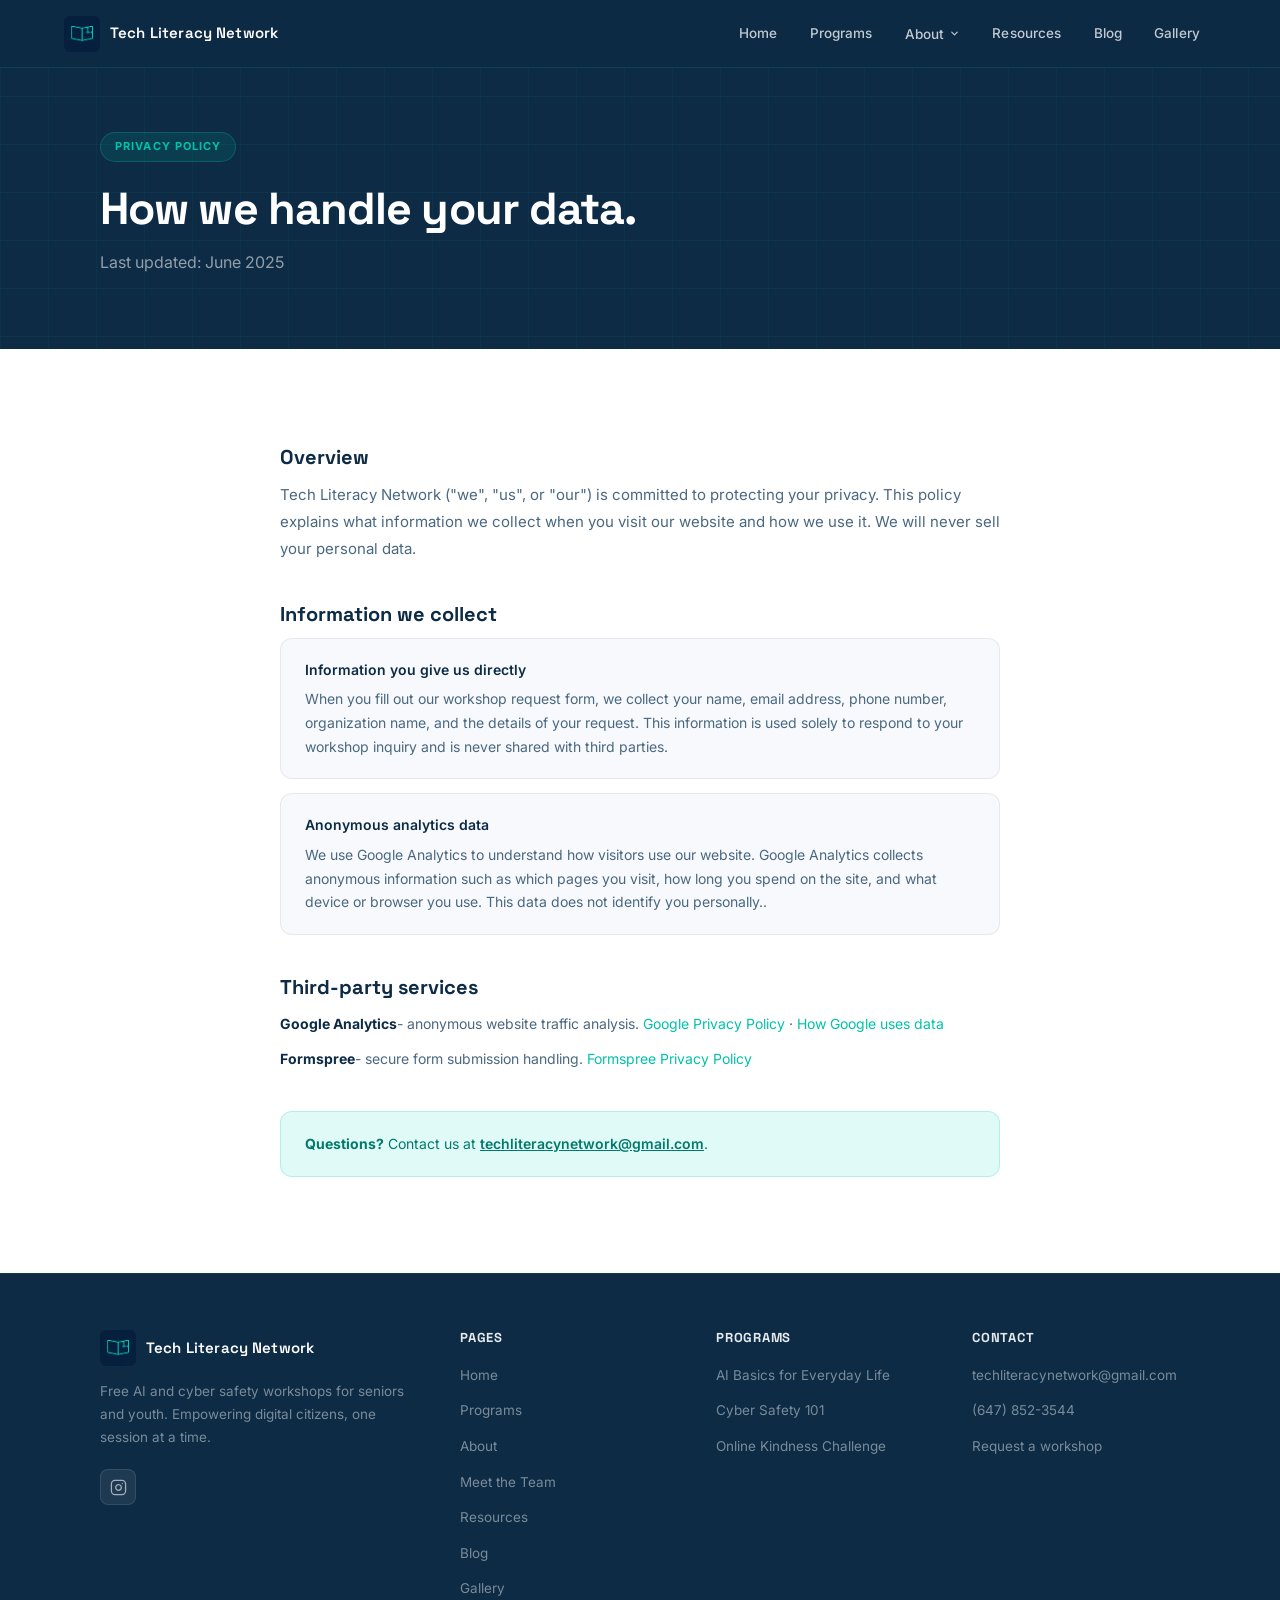
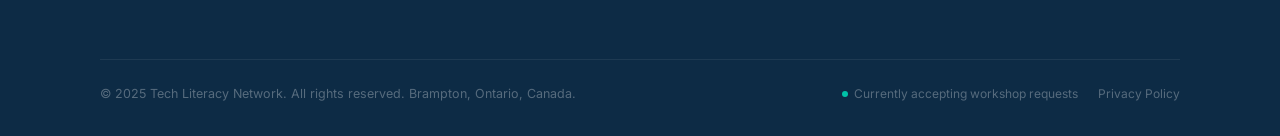
<file: privacy.html>
<!DOCTYPE html>
<html lang="en">
<head>
<meta charset="UTF-8">
<meta name="viewport" content="width=device-width, initial-scale=1.0">
<title>Privacy Policy - Tech Literacy Network</title>
<link rel="icon" type="image/x-icon" href="/favicon.ico">
<link rel="icon" type="image/png" sizes="16x16" href="/favicon-16x16.png">
<link rel="icon" type="image/png" sizes="32x32" href="/favicon-32x32.png">
<link rel="apple-touch-icon" sizes="180x180" href="/apple-touch-icon.png">
<link rel="stylesheet" href="/style.css">
<!-- Google Analytics: replace G-XXXXXXXXXX with your real Measurement ID -->
<script async src="https://www.googletagmanager.com/gtag/js?id=G-XXXXXXXXXX"></script>
<script>
  window.dataLayer = window.dataLayer || [];
  function gtag(){dataLayer.push(arguments);}
  gtag('js', new Date());
  gtag('config', 'G-XXXXXXXXXX');
</script>

</head>
<body>
<nav id="main-nav">
  <a class="nav-brand" href="/">
    <img src="/logo.png" width="36" height="36" alt="Tech Literacy Network logo" style="display:block;border-radius:6px">
    <div class="nav-brand-text">Tech Literacy Network</div>
  </a>
  <ul class="nav-links" id="nav-links">
    <li><a href="/">Home</a></li>
    <li><a href="/programs">Programs</a></li>
    <li class="nav-item-drop" id="nav-about">
      <button class="nav-drop-toggle" id="nav-about-toggle" aria-expanded="false" aria-controls="nav-about-menu">About
        <svg class="nav-caret" width="11" height="11" viewBox="0 0 24 24" fill="none" stroke="currentColor" stroke-width="2.6" stroke-linecap="round" stroke-linejoin="round"><polyline points="6 9 12 15 18 9"/></svg>
      </button>
      <ul class="nav-drop" id="nav-about-menu">
        <li><a href="/about">
          <span class="nav-drop-label">About Us</span>
          <span class="nav-drop-sub">Why we started and what we stand for</span>
        </a></li>
        <li><a href="/team">
          <span class="nav-drop-label">Meet the Team</span>
          <span class="nav-drop-sub">The board running Tech Literacy Network</span>
        </a></li>
        <li><a href="/getinvolved">
          <span class="nav-drop-label">Get Involved</span>
          <span class="nav-drop-sub">Open roles, chapters, and volunteering</span>
        </a></li>
      </ul>
    </li>
    <li><a href="/resources">Resources</a></li>
    <li><a href="/blog">Blog</a></li>
    <li><a href="/gallery">Gallery</a></li>
  </ul>
  <button class="nav-toggle" id="nav-toggle" aria-label="Toggle menu">
    <span></span><span></span><span></span>
  </button>
</nav>

  <div class="prog-page-hero">
    <div class="hero-grid-bg"></div>
    <div class="prog-page-inner">
      <div class="page-hero-tag">Privacy Policy</div>
      <h1 class="page-hero-title">How we handle your data.</h1>
      <p class="page-hero-sub">Last updated: June 2025</p>
    </div>
  </div>
  <section>
    <div class="section-inner" style="max-width:720px">
      <div style="margin-bottom:40px">
        <h2 style="font-size:20px;font-weight:700;color:#0D2B45;margin-bottom:12px">Overview</h2>
        <p style="font-size:15px;color:#4A6880;line-height:1.8">Tech Literacy Network ("we", "us", or "our") is committed to protecting your privacy. This policy explains what information we collect when you visit our website and how we use it. We will never sell your personal data.</p>
      </div>
      <div style="margin-bottom:40px">
        <h2 style="font-size:20px;font-weight:700;color:#0D2B45;margin-bottom:12px">Information we collect</h2>
        <div style="background:#F7F9FC;border-radius:12px;padding:20px 24px;border:1px solid rgba(13,43,69,0.08);margin-bottom:14px">
          <p style="font-size:14px;font-weight:600;color:#0D2B45;margin-bottom:6px">Information you give us directly</p>
          <p style="font-size:14px;color:#4A6880;line-height:1.7">When you fill out our workshop request form, we collect your name, email address, phone number, organization name, and the details of your request. This information is used solely to respond to your workshop inquiry and is never shared with third parties.</p>
        </div>
        <div style="background:#F7F9FC;border-radius:12px;padding:20px 24px;border:1px solid rgba(13,43,69,0.08)">
          <p style="font-size:14px;font-weight:600;color:#0D2B45;margin-bottom:6px">Anonymous analytics data</p>
          <p style="font-size:14px;color:#4A6880;line-height:1.7">We use Google Analytics to understand how visitors use our website. Google Analytics collects anonymous information such as which pages you visit, how long you spend on the site, and what device or browser you use. This data does not identify you personally.</a>.</p>
        </div>
      </div>
      <div style="margin-bottom:40px">
        <h2 style="font-size:20px;font-weight:700;color:#0D2B45;margin-bottom:12px">Third-party services</h2>
        <p style="font-size:14px;color:#4A6880;line-height:1.8;margin-bottom:10px"><strong style="color:#0D2B45">Google Analytics</strong>- anonymous website traffic analysis. <a href="https://policies.google.com/privacy" target="_blank" style="color:#00C2A8;text-decoration:none">Google Privacy Policy</a> · <a href="https://www.google.com/policies/privacy/partners/" target="_blank" style="color:#00C2A8;text-decoration:none">How Google uses data</a></p>
        <p style="font-size:14px;color:#4A6880;line-height:1.8"><strong style="color:#0D2B45">Formspree</strong>- secure form submission handling. <a href="https://formspree.io/legal/privacy-policy/" target="_blank" style="color:#00C2A8;text-decoration:none">Formspree Privacy Policy</a></p>
      </div>
      <div style="background:#E0FAF7;border-radius:12px;padding:20px 24px;border:1px solid rgba(0,194,168,0.2)">
        <p style="font-size:14px;color:#007A6B;line-height:1.7"><strong>Questions?</strong> Contact us at <a href="mailto:techliteracynetwork@gmail.com" style="color:#007A6B;font-weight:600">techliteracynetwork@gmail.com</a>.</p>
      </div>
    </div>
  </section>

<footer>
  <div class="footer-inner">
    <div class="footer-top">
      <div class="footer-brand">
        <a class="nav-brand" href="/" style="margin-bottom:0">
          <img src="/logo.png" width="36" height="36" alt="Tech Literacy Network logo" style="display:block;border-radius:6px">
          <div class="nav-brand-text" style="color:white">Tech Literacy Network</div>
        </a>
        <p>Free AI and cyber safety workshops for seniors and youth. Empowering digital citizens, one session at a time.</p>
        <div class="footer-social">
          <a class="social-btn" href="https://instagram.com/techliteracynetwork" target="_blank" aria-label="Instagram">
            <svg width="17" height="17" viewBox="0 0 24 24" fill="none" stroke="rgba(255,255,255,0.6)" stroke-width="1.8" stroke-linecap="round" stroke-linejoin="round"><rect x="2" y="2" width="20" height="20" rx="5" ry="5"/><path d="M16 11.37A4 4 0 1 1 12.63 8 4 4 0 0 1 16 11.37z"/><line x1="17.5" y1="6.5" x2="17.51" y2="6.5"/></svg>
          </a>
        </div>
      </div>
      <div class="footer-col">
        <h4>Pages</h4>
        <ul>
          <li><a href="/">Home</a></li>
          <li><a href="/programs">Programs</a></li>
          <li><a href="/about">About</a></li>
          <li><a href="/team">Meet the Team</a></li>
          <li><a href="/resources">Resources</a></li>
          <li><a href="/blog">Blog</a></li>
          <li><a href="/gallery">Gallery</a></li>
        </ul>
      </div>
      <div class="footer-col">
        <h4>Programs</h4>
        <ul>
          <li><a href="/programs">AI Basics for Everyday Life</a></li>
          <li><a href="/programs">Cyber Safety 101</a></li>
          <li><a href="/programs">Online Kindness Challenge</a></li>
        </ul>
      </div>
      <div class="footer-col">
        <h4>Contact</h4>
        <ul>
          <li><a href="mailto:techliteracynetwork@gmail.com">techliteracynetwork@gmail.com</a></li>
          <li><a href="tel:6478523544">(647) 852-3544</a></li>
          <li><a href="/contact">Request a workshop</a></li>
        </ul>
      </div>
    </div>
    <div class="footer-bottom">
      <p>© 2025 Tech Literacy Network. All rights reserved. Brampton, Ontario, Canada.</p>
      <div style="display:flex;align-items:center;gap:20px;flex-wrap:wrap">
        <div class="footer-badge">Currently accepting workshop requests</div>
        <a href="/privacy" style="font-size:12px;color:rgba(255,255,255,0.3);text-decoration:none;transition:color 0.2s" onmouseover="this.style.color='#00C2A8'" onmouseout="this.style.color='rgba(255,255,255,0.3)'">Privacy Policy</a>
      </div>
    </div>
  </div>
</footer>
<script src="/nav.js"></script>
</body>
</html>
</file>
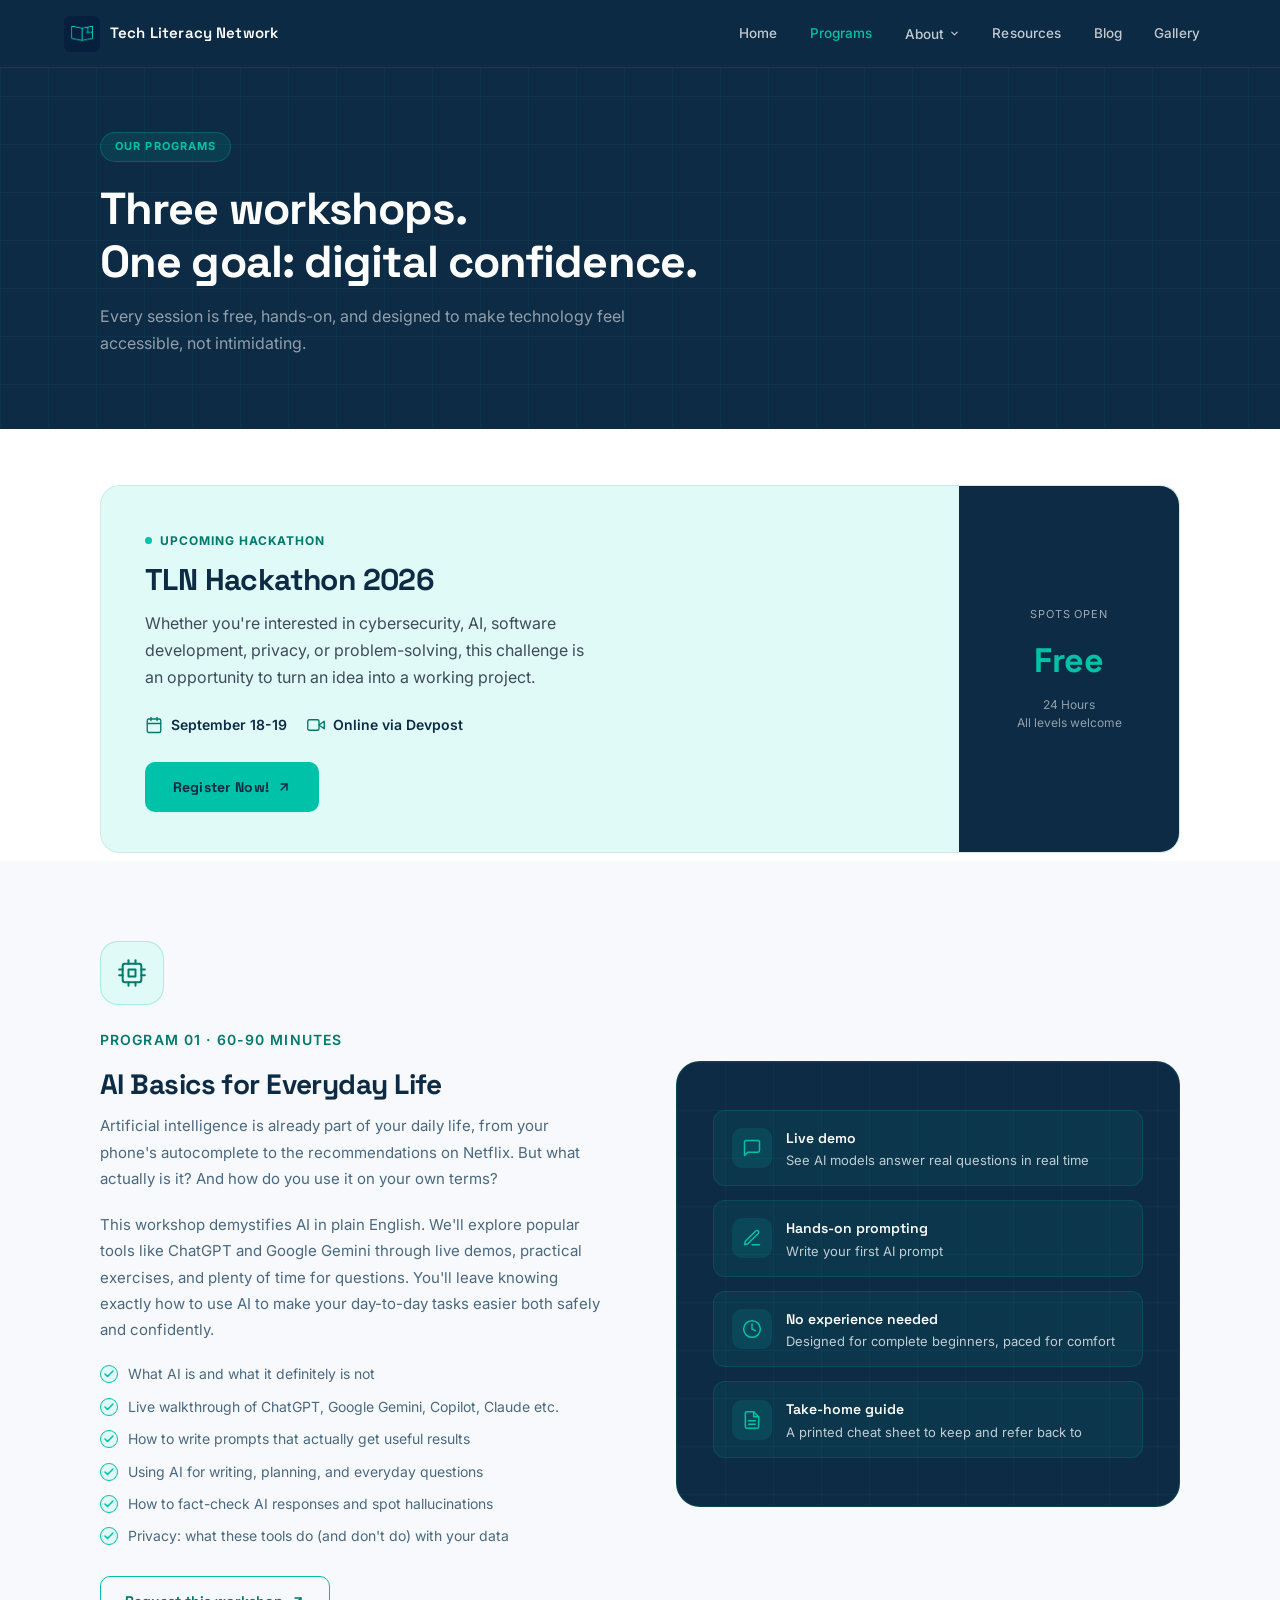
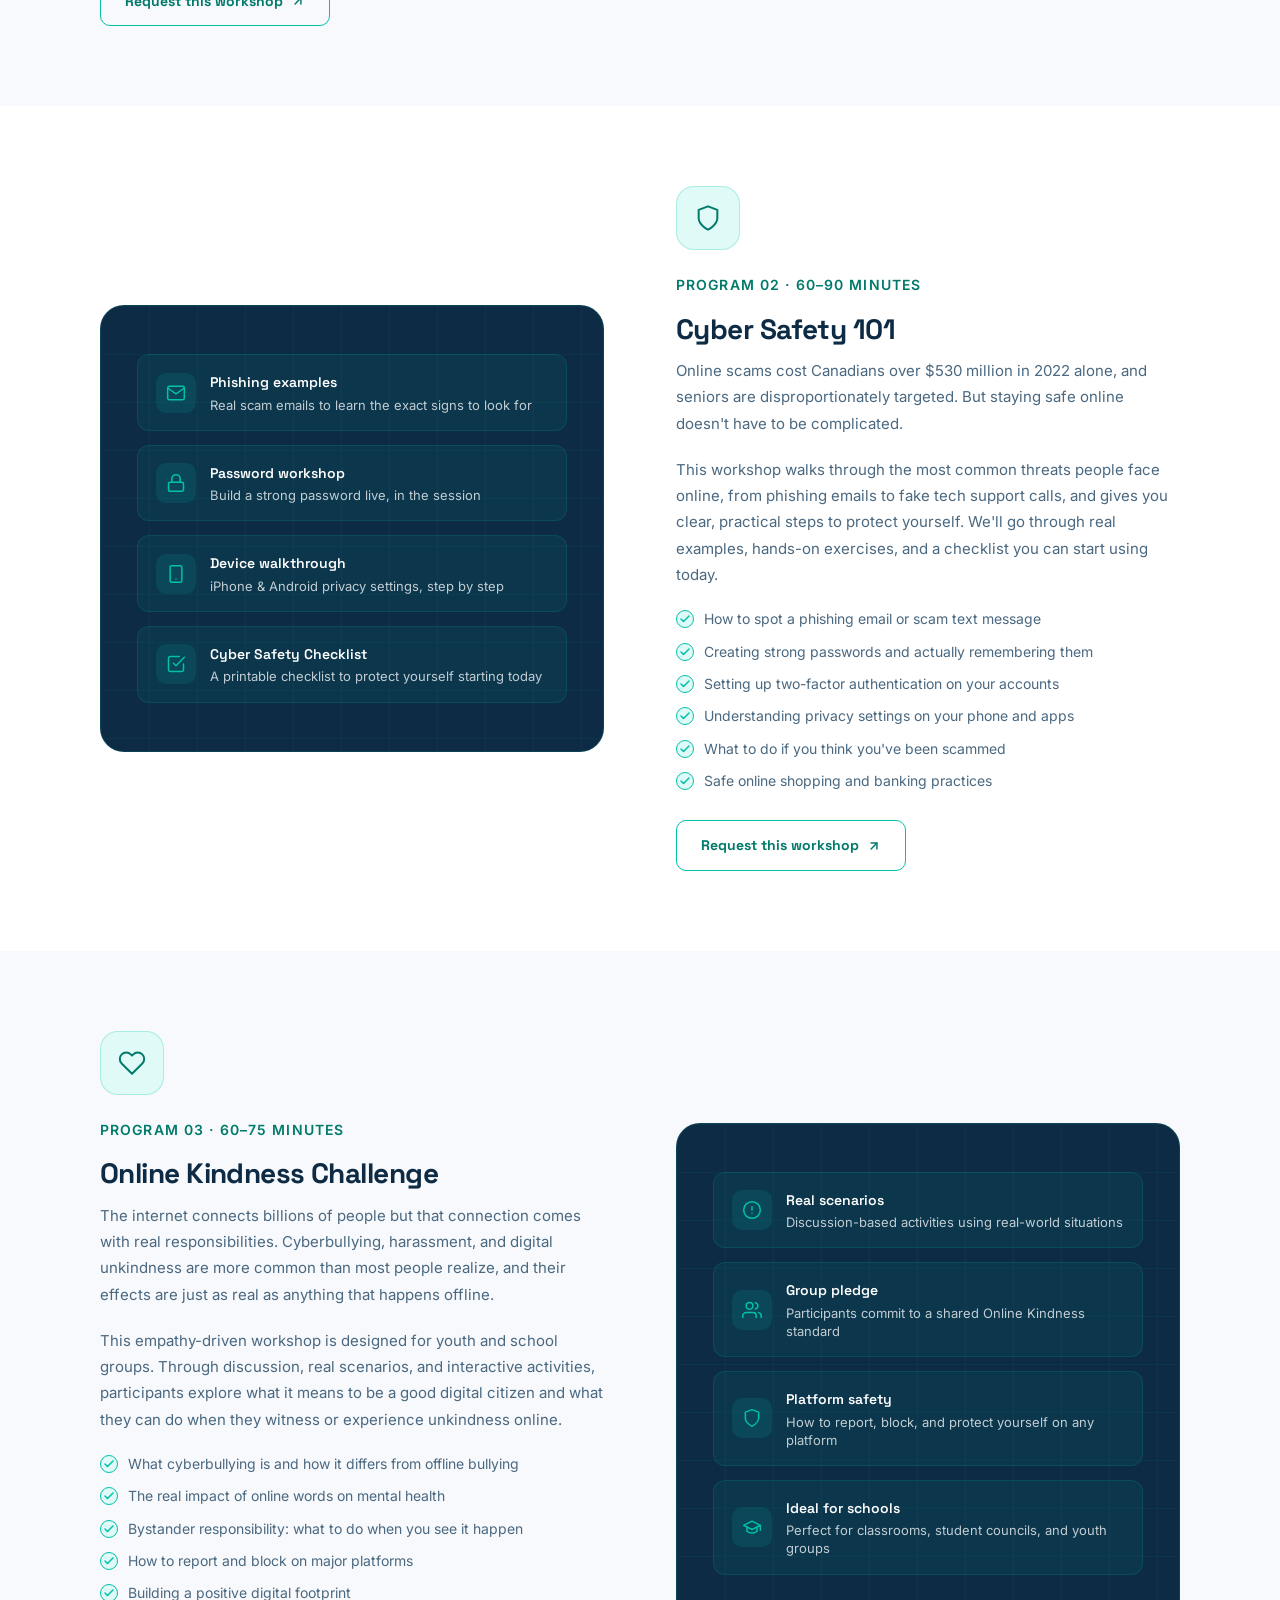
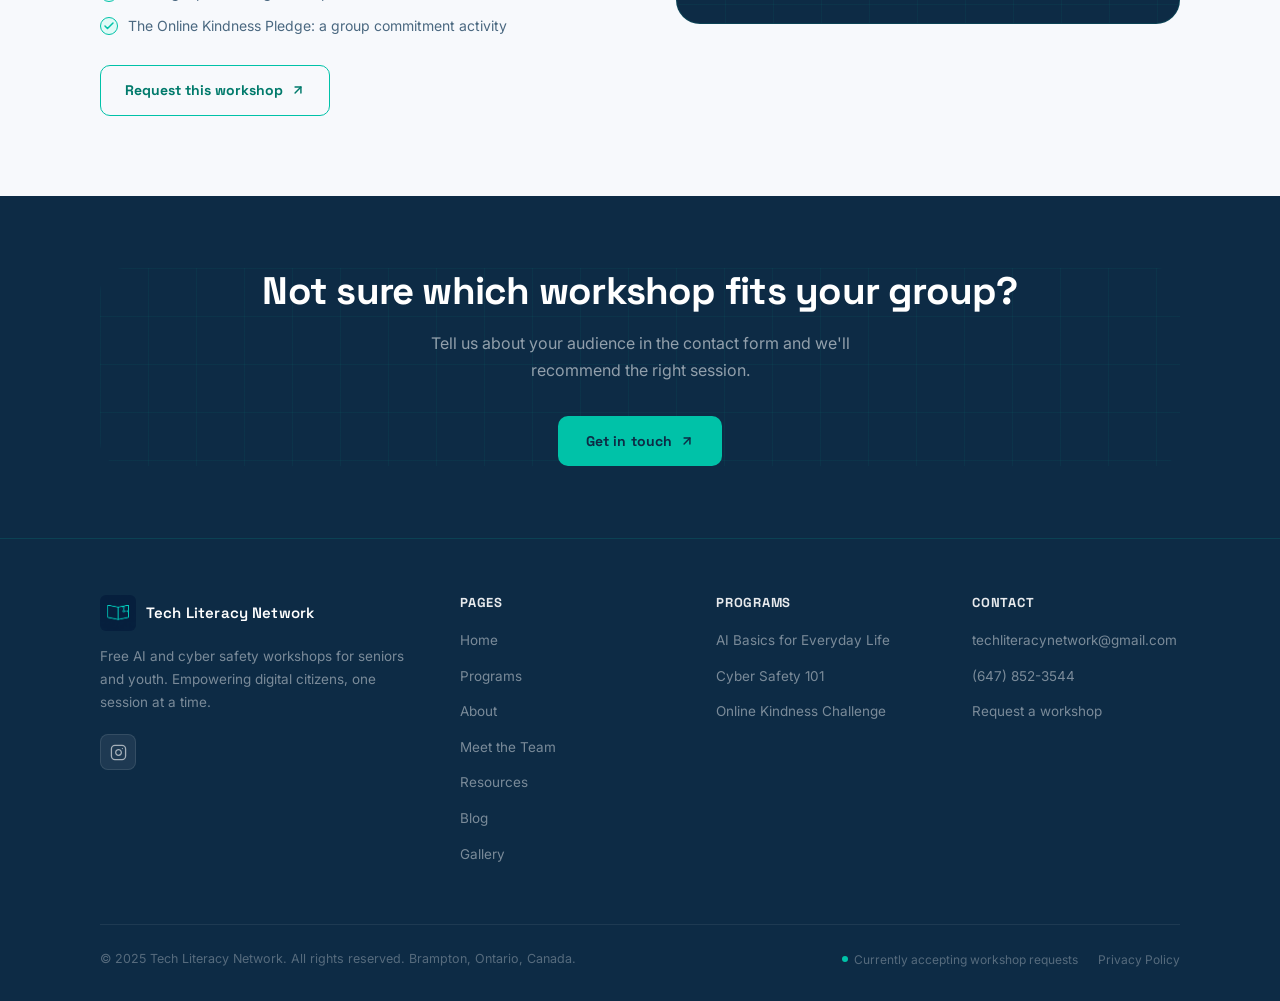
<file: programs.html>
<!DOCTYPE html>
<html lang="en">
<head>
<meta charset="UTF-8">
<meta name="viewport" content="width=device-width, initial-scale=1.0">
<title>Programs - Tech Literacy Network</title>
<link rel="stylesheet" href="/style.css">
<!-- Google Analytics: replace G-XXXXXXXXXX with your real Measurement ID -->
<script async src="https://www.googletagmanager.com/gtag/js?id=G-XXXXXXXXXX"></script>
<script>
  window.dataLayer = window.dataLayer || [];
  function gtag(){dataLayer.push(arguments);}
  gtag('js', new Date());
  gtag('config', 'G-XXXXXXXXXX');
</script>

<!-- Styles for the Upcoming Workshop section below. Same block as on the homepage; move to style.css when convenient so it's shared across pages. -->
<style>
  .workshop-spotlight { padding: 56px 5% 8px; }
  .workshop-card {
    display: grid;
    grid-template-columns: 1fr 220px;
    align-items: stretch;
    background: #E0FAF7;
    border: 1px solid rgba(13,43,69,0.08);
    border-radius: 20px;
    overflow: hidden;
  }
  .workshop-info { padding: 40px 44px; }
  .workshop-eyebrow {
    display: inline-flex;
    align-items: center;
    gap: 8px;
    font-size: 12px;
    font-weight: 700;
    letter-spacing: 0.08em;
    text-transform: uppercase;
    color: #007A6B;
  }
  .workshop-eyebrow::before {
    content: "";
    width: 7px;
    height: 7px;
    border-radius: 50%;
    background: #00C2A8;
    display: inline-block;
  }
  .workshop-title {
    font-family: 'Space Grotesk', sans-serif;
    font-size: clamp(22px, 2.6vw, 30px);
    font-weight: 700;
    color: var(--navy, #0D2B45);
    margin: 10px 0 12px;
    letter-spacing: -0.02em;
  }
  .workshop-desc {
    color: #3E4C59;
    line-height: 1.7;
    max-width: 460px;
    margin-bottom: 22px;
  }
  .workshop-meta {
    display: flex;
    flex-wrap: wrap;
    gap: 20px;
    margin-bottom: 26px;
  }
  .workshop-meta-item {
    display: flex;
    align-items: center;
    gap: 8px;
    font-size: 14px;
    font-weight: 600;
    color: var(--navy, #0D2B45);
  }
  .workshop-badge {
    background: var(--navy, #0D2B45);
    color: #fff;
    display: flex;
    flex-direction: column;
    align-items: center;
    justify-content: center;
    text-align: center;
    padding: 24px;
  }
  .workshop-badge-eyebrow {
    font-size: 11px;
    letter-spacing: 0.08em;
    text-transform: uppercase;
    color: rgba(255,255,255,0.6);
    margin-bottom: 10px;
  }
  .workshop-badge-big {
    font-family: 'Space Grotesk', sans-serif;
    font-size: 34px;
    font-weight: 700;
    color: #00C2A8;
  }
  .workshop-badge-sub {
    font-size: 12px;
    color: rgba(255,255,255,0.55);
    margin-top: 8px;
    line-height: 1.5;
  }
  @media (max-width: 720px) {
    .workshop-card { grid-template-columns: 1fr; }
    .workshop-info { padding: 32px 26px; }
    .workshop-badge { padding: 24px; flex-direction: row; gap: 10px; justify-content: center; }
    .workshop-badge-eyebrow, .workshop-badge-sub { margin: 0; }
  }
</style>

</head>
<body>
<nav id="main-nav">
  <a class="nav-brand" href="/">
    <img src="/logo.png" width="36" height="36" alt="Tech Literacy Network logo" style="display:block;border-radius:6px">
    <div class="nav-brand-text">Tech Literacy Network</div>
  </a>
  <ul class="nav-links" id="nav-links">
    <li><a href="/">Home</a></li>
    <li><a href="/programs" class="active">Programs</a></li>
    <li class="nav-item-drop" id="nav-about">
      <button class="nav-drop-toggle" id="nav-about-toggle" aria-expanded="false" aria-controls="nav-about-menu">About
        <svg class="nav-caret" width="11" height="11" viewBox="0 0 24 24" fill="none" stroke="currentColor" stroke-width="2.6" stroke-linecap="round" stroke-linejoin="round"><polyline points="6 9 12 15 18 9"/></svg>
      </button>
      <ul class="nav-drop" id="nav-about-menu">
        <li><a href="/about">
          <span class="nav-drop-label">About Us</span>
          <span class="nav-drop-sub">Why we started and what we stand for</span>
        </a></li>
        <li><a href="/team">
          <span class="nav-drop-label">Meet the Team</span>
          <span class="nav-drop-sub">The board running Tech Literacy Network</span>
        </a></li>
        <li><a href="/getinvolved">
          <span class="nav-drop-label">Get Involved</span>
          <span class="nav-drop-sub">Open roles, chapters, and volunteering</span>
        </a></li>
      </ul>
    </li>
    <li><a href="/resources">Resources</a></li>
    <li><a href="/blog">Blog</a></li>
    <li><a href="/gallery">Gallery</a></li>
  </ul>
  <button class="nav-toggle" id="nav-toggle" aria-label="Toggle menu">
    <span></span><span></span><span></span>
  </button>
</nav>

  <div class="prog-page-hero">
    <div class="hero-grid-bg"></div>
    <div class="prog-page-inner">
      <div class="page-hero-tag">Our Programs</div>
      <h1 class="page-hero-title">Three workshops.<br>One goal: digital confidence.</h1>
      <p class="page-hero-sub">Every session is free, hands-on, and designed to make technology feel accessible, not intimidating.</p>
    </div>
  </div>

  <!-- Upcoming Workshop: update the date, time, and registration link for each new session -->
 <section class="workshop-spotlight">
    <div class="section-inner">
      <div class="workshop-card">
        <div class="workshop-info">
          <div class="workshop-eyebrow">Upcoming Hackathon</div>
          <h2 class="workshop-title">TLN Hackathon 2026</h2>
          <p class="workshop-desc">Whether you're interested in cybersecurity, AI, software development, privacy, or problem-solving, this challenge is an opportunity to turn an idea into a working project.</p>
          <div class="workshop-meta">
            <div class="workshop-meta-item">
              <svg width="18" height="18" viewBox="0 0 24 24" fill="none" stroke="#007A6B" stroke-width="1.8" stroke-linecap="round" stroke-linejoin="round"><rect x="3" y="4" width="18" height="18" rx="2"/><line x1="16" y1="2" x2="16" y2="6"/><line x1="8" y1="2" x2="8" y2="6"/><line x1="3" y1="10" x2="21" y2="10"/></svg>
              <span>September 18-19</span>
            </div>
            <div class="workshop-meta-item">
              <svg width="18" height="18" viewBox="0 0 24 24" fill="none" stroke="#007A6B" stroke-width="1.8" stroke-linecap="round" stroke-linejoin="round"><polygon points="23 7 16 12 23 17 23 7"/><rect x="1" y="5" width="15" height="14" rx="2"/></svg>
              <span>Online via Devpost</span>
            </div>
          </div>
          <!-- Replace this href with your actual registration form link (e.g. Google Form) -->
          <a href="https://tln-cybersecurity-challenge.devpost.com/" class="btn-primary" target="_blank" rel="noopener">Register Now! <svg width="14" height="14" viewBox="0 0 24 24" fill="none" stroke="currentColor" stroke-width="2.5" stroke-linecap="round" stroke-linejoin="round"><path d="M7 17L17 7"/><path d="M7 7h10v10"/></svg></a>
        </div>
        <div class="workshop-badge">
          <div class="workshop-badge-eyebrow">Spots Open</div>
          <div class="workshop-badge-big">Free</div>
          <div class="workshop-badge-sub">24 Hours<br>All levels welcome</div>
        </div>
      </div>
    </div>
  </section>

  <div class="prog-section">
    <div class="prog-full">
      <div>
        <div class="prog-full-icon"><svg width="28" height="28" viewBox="0 0 24 24" fill="none" stroke="#007A6B" stroke-width="1.7" stroke-linecap="round" stroke-linejoin="round"><rect x="4" y="4" width="16" height="16" rx="2"/><rect x="9" y="9" width="6" height="6"/><line x1="9" y1="1" x2="9" y2="4"/><line x1="15" y1="1" x2="15" y2="4"/><line x1="9" y1="20" x2="9" y2="23"/><line x1="15" y1="20" x2="15" y2="23"/><line x1="20" y1="9" x2="23" y2="9"/><line x1="20" y1="14" x2="23" y2="14"/><line x1="1" y1="9" x2="4" y2="9"/><line x1="1" y1="14" x2="4" y2="14"/></svg></div>
        <div class="prog-full-sub">Program 01 · 60-90 minutes</div>
        <h2>AI Basics for Everyday Life</h2>
        <p>Artificial intelligence is already part of your daily life, from your phone's autocomplete to the recommendations on Netflix. But what actually is it? And how do you use it on your own terms?</p>
        <p>This workshop demystifies AI in plain English. We'll explore popular tools like ChatGPT and Google Gemini through live demos, practical exercises, and plenty of time for questions. You'll leave knowing exactly how to use AI to make your day-to-day tasks easier both safely and confidently.</p>
        <ul class="prog-topics"><li>What AI is and what it definitely is not</li><li>Live walkthrough of ChatGPT, Google Gemini, Copilot, Claude etc.</li><li>How to write prompts that actually get useful results</li><li>Using AI for writing, planning, and everyday questions</li><li>How to fact-check AI responses and spot hallucinations</li><li>Privacy: what these tools do (and don't do) with your data</li></ul>
        <a href="/contact" class="btn-teal-outline">Request this workshop <svg width="14" height="14" viewBox="0 0 24 24" fill="none" stroke="currentColor" stroke-width="2.5" stroke-linecap="round" stroke-linejoin="round"><path d="M7 17L17 7"/><path d="M7 7h10v10"/></svg></a>
      </div>
      <div class="prog-visual">
        <div class="hero-grid-bg"></div>
        <div class="prog-visual-inner"><div class="prog-visual-item">
            <div class="prog-visual-item-icon"><svg width="20" height="20" viewBox="0 0 24 24" fill="none" stroke="#00C2A8" stroke-width="1.8" stroke-linecap="round" stroke-linejoin="round"><path d="M21 15a2 2 0 0 1-2 2H7l-4 4V5a2 2 0 0 1 2-2h14a2 2 0 0 1 2 2z"/></svg></div>
            <div><div class="prog-visual-item-title">Live demo</div><div class="prog-visual-item-text">See AI models answer real questions in real time</div></div>
          </div><div class="prog-visual-item">
            <div class="prog-visual-item-icon"><svg width="20" height="20" viewBox="0 0 24 24" fill="none" stroke="#00C2A8" stroke-width="1.8" stroke-linecap="round" stroke-linejoin="round"><path d="M12 20h9"/><path d="M16.5 3.5a2.121 2.121 0 0 1 3 3L7 19l-4 1 1-4L16.5 3.5z"/></svg></div>
            <div><div class="prog-visual-item-title">Hands-on prompting</div><div class="prog-visual-item-text">Write your first AI prompt</div></div>
          </div><div class="prog-visual-item">
            <div class="prog-visual-item-icon"><svg width="20" height="20" viewBox="0 0 24 24" fill="none" stroke="#00C2A8" stroke-width="1.8" stroke-linecap="round" stroke-linejoin="round"><circle cx="12" cy="12" r="10"/><polyline points="12 6 12 12 16 14"/></svg></div>
            <div><div class="prog-visual-item-title">No experience needed</div><div class="prog-visual-item-text">Designed for complete beginners, paced for comfort</div></div>
          </div><div class="prog-visual-item">
            <div class="prog-visual-item-icon"><svg width="20" height="20" viewBox="0 0 24 24" fill="none" stroke="#00C2A8" stroke-width="1.8" stroke-linecap="round" stroke-linejoin="round"><path d="M14 2H6a2 2 0 0 0-2 2v16a2 2 0 0 0 2 2h12a2 2 0 0 0 2-2V8z"/><polyline points="14 2 14 8 20 8"/><line x1="16" y1="13" x2="8" y2="13"/><line x1="16" y1="17" x2="8" y2="17"/></svg></div>
            <div><div class="prog-visual-item-title">Take-home guide</div><div class="prog-visual-item-text">A printed cheat sheet to keep and refer back to</div></div>
          </div></div>
      </div>
    </div>
  </div>

  <div class="prog-section">
    <div class="prog-full flip">
      <div>
        <div class="prog-full-icon"><svg width="28" height="28" viewBox="0 0 24 24" fill="none" stroke="#007A6B" stroke-width="1.7" stroke-linecap="round" stroke-linejoin="round"><path d="M12 22s8-4 8-10V5l-8-3-8 3v7c0 6 8 10 8 10z"/></svg></div>
        <div class="prog-full-sub">Program 02 · 60–90 minutes</div>
        <h2>Cyber Safety 101</h2>
        <p>Online scams cost Canadians over $530 million in 2022 alone, and seniors are disproportionately targeted. But staying safe online doesn't have to be complicated.</p>
        <p>This workshop walks through the most common threats people face online, from phishing emails to fake tech support calls, and gives you clear, practical steps to protect yourself. We'll go through real examples, hands-on exercises, and a checklist you can start using today.</p>
        <ul class="prog-topics"><li>How to spot a phishing email or scam text message</li><li>Creating strong passwords and actually remembering them</li><li>Setting up two-factor authentication on your accounts</li><li>Understanding privacy settings on your phone and apps</li><li>What to do if you think you've been scammed</li><li>Safe online shopping and banking practices</li></ul>
        <a href="/contact" class="btn-teal-outline">Request this workshop <svg width="14" height="14" viewBox="0 0 24 24" fill="none" stroke="currentColor" stroke-width="2.5" stroke-linecap="round" stroke-linejoin="round"><path d="M7 17L17 7"/><path d="M7 7h10v10"/></svg></a>
      </div>
      <div class="prog-visual">
        <div class="hero-grid-bg"></div>
        <div class="prog-visual-inner"><div class="prog-visual-item">
            <div class="prog-visual-item-icon"><svg width="20" height="20" viewBox="0 0 24 24" fill="none" stroke="#00C2A8" stroke-width="1.8" stroke-linecap="round" stroke-linejoin="round"><path d="M4 4h16c1.1 0 2 .9 2 2v12c0 1.1-.9 2-2 2H4c-1.1 0-2-.9-2-2V6c0-1.1.9-2 2-2z"/><polyline points="22,6 12,13 2,6"/></svg></div>
            <div><div class="prog-visual-item-title">Phishing examples</div><div class="prog-visual-item-text">Real scam emails to learn the exact signs to look for</div></div>
          </div><div class="prog-visual-item">
            <div class="prog-visual-item-icon"><svg width="20" height="20" viewBox="0 0 24 24" fill="none" stroke="#00C2A8" stroke-width="1.8" stroke-linecap="round" stroke-linejoin="round"><rect x="3" y="11" width="18" height="11" rx="2" ry="2"/><path d="M7 11V7a5 5 0 0 1 10 0v4"/></svg></div>
            <div><div class="prog-visual-item-title">Password workshop</div><div class="prog-visual-item-text">Build a strong password live, in the session</div></div>
          </div><div class="prog-visual-item">
            <div class="prog-visual-item-icon"><svg width="20" height="20" viewBox="0 0 24 24" fill="none" stroke="#00C2A8" stroke-width="1.8" stroke-linecap="round" stroke-linejoin="round"><rect x="5" y="2" width="14" height="20" rx="2" ry="2"/><line x1="12" y1="18" x2="12" y2="18"/></svg></div>
            <div><div class="prog-visual-item-title">Device walkthrough</div><div class="prog-visual-item-text">iPhone & Android privacy settings, step by step</div></div>
          </div><div class="prog-visual-item">
            <div class="prog-visual-item-icon"><svg width="20" height="20" viewBox="0 0 24 24" fill="none" stroke="#00C2A8" stroke-width="1.8" stroke-linecap="round" stroke-linejoin="round"><polyline points="9 11 12 14 22 4"/><path d="M21 12v7a2 2 0 0 1-2 2H5a2 2 0 0 1-2-2V5a2 2 0 0 1 2-2h11"/></svg></div>
            <div><div class="prog-visual-item-title">Cyber Safety Checklist</div><div class="prog-visual-item-text">A printable checklist to protect yourself starting today</div></div>
          </div></div>
      </div>
    </div>
  </div>

  <div class="prog-section">
    <div class="prog-full">
      <div>
        <div class="prog-full-icon"><svg width="28" height="28" viewBox="0 0 24 24" fill="none" stroke="#007A6B" stroke-width="1.7" stroke-linecap="round" stroke-linejoin="round"><path d="M20.84 4.61a5.5 5.5 0 0 0-7.78 0L12 5.67l-1.06-1.06a5.5 5.5 0 0 0-7.78 7.78l1.06 1.06L12 21.23l7.78-7.78 1.06-1.06a5.5 5.5 0 0 0 0-7.78z"/></svg></div>
        <div class="prog-full-sub">Program 03 · 60–75 minutes</div>
        <h2>Online Kindness Challenge</h2>
        <p>The internet connects billions of people but that connection comes with real responsibilities. Cyberbullying, harassment, and digital unkindness are more common than most people realize, and their effects are just as real as anything that happens offline.</p>
        <p>This empathy-driven workshop is designed for youth and school groups. Through discussion, real scenarios, and interactive activities, participants explore what it means to be a good digital citizen and what they can do when they witness or experience unkindness online.</p>
        <ul class="prog-topics"><li>What cyberbullying is and how it differs from offline bullying</li><li>The real impact of online words on mental health</li><li>Bystander responsibility: what to do when you see it happen</li><li>How to report and block on major platforms</li><li>Building a positive digital footprint</li><li>The Online Kindness Pledge: a group commitment activity</li></ul>
        <a href="/contact" class="btn-teal-outline">Request this workshop <svg width="14" height="14" viewBox="0 0 24 24" fill="none" stroke="currentColor" stroke-width="2.5" stroke-linecap="round" stroke-linejoin="round"><path d="M7 17L17 7"/><path d="M7 7h10v10"/></svg></a>
      </div>
      <div class="prog-visual">
        <div class="hero-grid-bg"></div>
        <div class="prog-visual-inner"><div class="prog-visual-item">
            <div class="prog-visual-item-icon"><svg width="20" height="20" viewBox="0 0 24 24" fill="none" stroke="#00C2A8" stroke-width="1.8" stroke-linecap="round" stroke-linejoin="round"><circle cx="12" cy="12" r="10"/><line x1="12" y1="8" x2="12" y2="12"/><line x1="12" y1="16" x2="12.01" y2="16"/></svg></div>
            <div><div class="prog-visual-item-title">Real scenarios</div><div class="prog-visual-item-text">Discussion-based activities using real-world situations</div></div>
          </div><div class="prog-visual-item">
            <div class="prog-visual-item-icon"><svg width="20" height="20" viewBox="0 0 24 24" fill="none" stroke="#00C2A8" stroke-width="1.8" stroke-linecap="round" stroke-linejoin="round"><path d="M17 21v-2a4 4 0 0 0-4-4H5a4 4 0 0 0-4 4v2"/><circle cx="9" cy="7" r="4"/><path d="M23 21v-2a4 4 0 0 0-3-3.87"/><path d="M16 3.13a4 4 0 0 1 0 7.75"/></svg></div>
            <div><div class="prog-visual-item-title">Group pledge</div><div class="prog-visual-item-text">Participants commit to a shared Online Kindness standard</div></div>
          </div><div class="prog-visual-item">
            <div class="prog-visual-item-icon"><svg width="20" height="20" viewBox="0 0 24 24" fill="none" stroke="#00C2A8" stroke-width="1.8" stroke-linecap="round" stroke-linejoin="round"><path d="M12 22s8-4 8-10V5l-8-3-8 3v7c0 6 8 10 8 10z"/></svg></div>
            <div><div class="prog-visual-item-title">Platform safety</div><div class="prog-visual-item-text">How to report, block, and protect yourself on any platform</div></div>
          </div><div class="prog-visual-item">
            <div class="prog-visual-item-icon"><svg width="20" height="20" viewBox="0 0 24 24" fill="none" stroke="#00C2A8" stroke-width="1.8" stroke-linecap="round" stroke-linejoin="round"><path d="M22 10v6M2 10l10-5 10 5-10 5z"/><path d="M6 12v5c3 3 9 3 12 0v-5"/></svg></div>
            <div><div class="prog-visual-item-title">Ideal for schools</div><div class="prog-visual-item-text">Perfect for classrooms, student councils, and youth groups</div></div>
          </div></div>
      </div>
    </div>
  </div>

  <section style="background:var(--navy);padding:72px 5%">
    <div style="max-width:1080px;margin:0 auto;text-align:center;position:relative">
      <div class="hero-grid-bg" style="position:absolute;inset:0;border-radius:24px"></div>
      <div style="position:relative;z-index:1">
        <h2 style="font-size:clamp(24px,3vw,40px);font-weight:700;color:var(--white);margin-bottom:16px;letter-spacing:-0.02em">Not sure which workshop fits your group?</h2>
        <p style="font-size:16px;color:rgba(255,255,255,0.55);max-width:480px;margin:0 auto 32px;line-height:1.7">Tell us about your audience in the contact form and we'll recommend the right session.</p>
        <a href="/contact" class="btn-primary">Get in touch <svg width="14" height="14" viewBox="0 0 24 24" fill="none" stroke="currentColor" stroke-width="2.5" stroke-linecap="round" stroke-linejoin="round"><path d="M7 17L17 7"/><path d="M7 7h10v10"/></svg></a>
      </div>
    </div>
  </section>

<footer>
  <div class="footer-inner">
    <div class="footer-top">
      <div class="footer-brand">
        <a class="nav-brand" href="/" style="margin-bottom:0">
          <img src="/logo.png" width="36" height="36" alt="Tech Literacy Network logo" style="display:block;border-radius:6px">
          <div class="nav-brand-text" style="color:white">Tech Literacy Network</div>
        </a>
        <p>Free AI and cyber safety workshops for seniors and youth. Empowering digital citizens, one session at a time.</p>
        <div class="footer-social">
          <a class="social-btn" href="https://instagram.com/techliteracynetwork" target="_blank" aria-label="Instagram">
            <svg width="17" height="17" viewBox="0 0 24 24" fill="none" stroke="rgba(255,255,255,0.6)" stroke-width="1.8" stroke-linecap="round" stroke-linejoin="round"><rect x="2" y="2" width="20" height="20" rx="5" ry="5"/><path d="M16 11.37A4 4 0 1 1 12.63 8 4 4 0 0 1 16 11.37z"/><line x1="17.5" y1="6.5" x2="17.51" y2="6.5"/></svg>
          </a>
        </div>
      </div>
      <div class="footer-col">
        <h4>Pages</h4>
        <ul>
          <li><a href="/">Home</a></li>
          <li><a href="/programs">Programs</a></li>
          <li><a href="/about">About</a></li>
          <li><a href="/team">Meet the Team</a></li>
          <li><a href="/resources">Resources</a></li>
          <li><a href="/blog">Blog</a></li>
          <li><a href="/gallery">Gallery</a></li>
        </ul>
      </div>
      <div class="footer-col">
        <h4>Programs</h4>
        <ul>
          <li><a href="/programs">AI Basics for Everyday Life</a></li>
          <li><a href="/programs">Cyber Safety 101</a></li>
          <li><a href="/programs">Online Kindness Challenge</a></li>
        </ul>
      </div>
      <div class="footer-col">
        <h4>Contact</h4>
        <ul>
          <li><a href="mailto:techliteracynetwork@gmail.com">techliteracynetwork@gmail.com</a></li>
          <li><a href="tel:6478523544">(647) 852-3544</a></li>
          <li><a href="/contact">Request a workshop</a></li>
        </ul>
      </div>
    </div>
    <div class="footer-bottom">
      <p>© 2025 Tech Literacy Network. All rights reserved. Brampton, Ontario, Canada.</p>
      <div style="display:flex;align-items:center;gap:20px;flex-wrap:wrap">
        <div class="footer-badge">Currently accepting workshop requests</div>
        <a href="/privacy" style="font-size:12px;color:rgba(255,255,255,0.3);text-decoration:none;transition:color 0.2s" onmouseover="this.style.color='#00C2A8'" onmouseout="this.style.color='rgba(255,255,255,0.3)'">Privacy Policy</a>
      </div>
    </div>
  </div>
</footer>
<script src="/nav.js"></script>
</body>
</html>
</file>
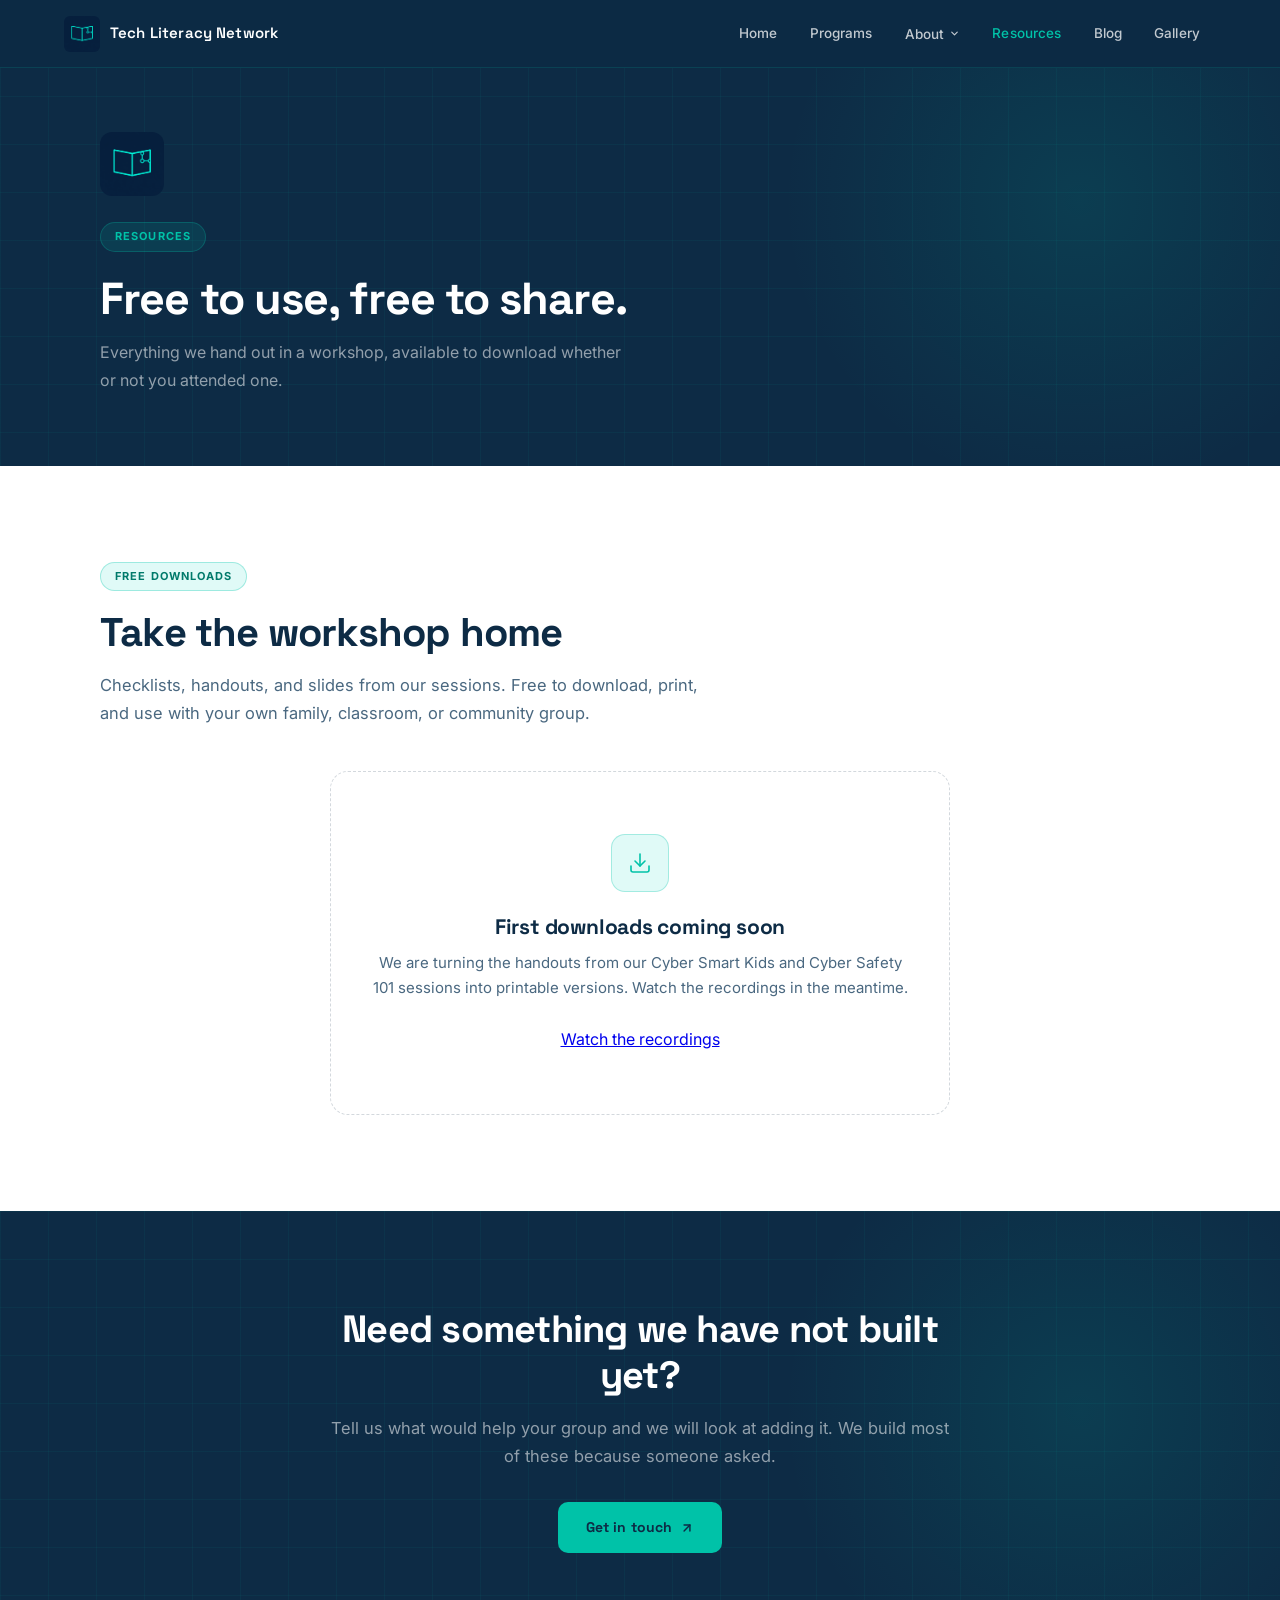
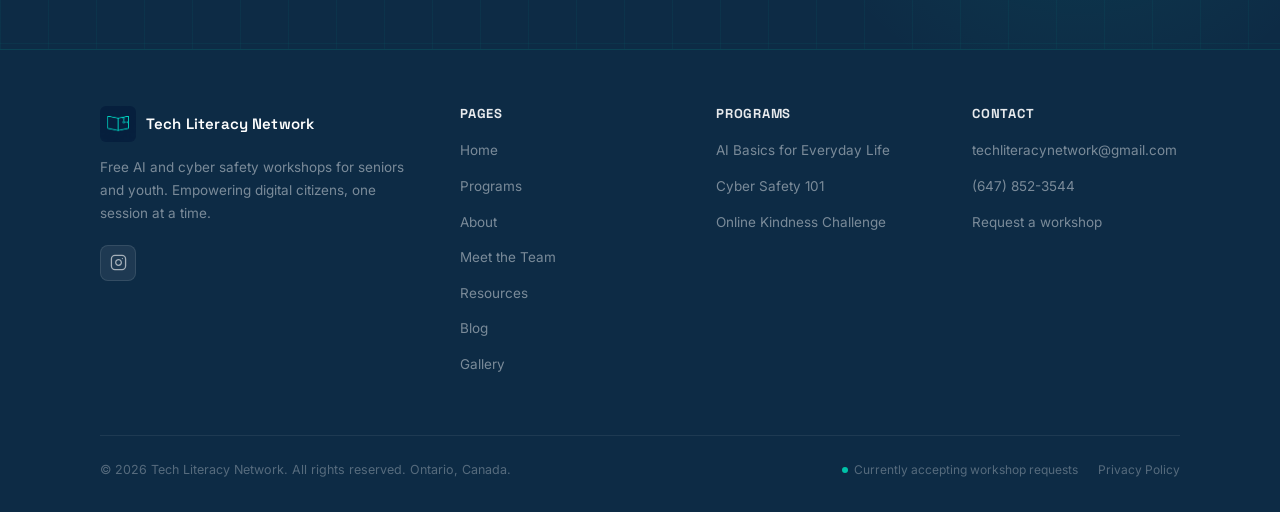
<file: resources.html>
<!DOCTYPE html>
<html lang="en">
<head>
<meta charset="UTF-8">
<meta name="viewport" content="width=device-width, initial-scale=1.0">
<title>Resources - Tech Literacy Network</title>
<meta name="description" content="Free cyber safety and AI literacy resources from Tech Literacy Network. Printable checklists, handouts, and workshop materials for families, classrooms, and community groups.">
<link rel="canonical" href="https://techliteracynetwork.com/resources">
<meta property="og:title" content="Resources | Tech Literacy Network">
<meta property="og:description" content="Free cyber safety and AI literacy resources from Tech Literacy Network. Printable checklists, handouts, and workshop materials for families, classrooms, and community groups.">
<meta property="og:url" content="https://techliteracynetwork.com/resources">
<meta property="og:type" content="website">
<meta property="og:image" content="https://techliteracynetwork.com/logo.png">
<link rel="icon" type="image/x-icon" href="/favicon.ico">
<link rel="icon" type="image/png" sizes="16x16" href="/favicon-16x16.png">
<link rel="icon" type="image/png" sizes="32x32" href="/favicon-32x32.png">
<link rel="apple-touch-icon" sizes="180x180" href="/apple-touch-icon.png">
<link rel="stylesheet" href="/style.css">
<script async src="https://www.googletagmanager.com/gtag/js?id=G-77QTJ9Q20S"></script>
<script>
  window.dataLayer = window.dataLayer || [];
  function gtag(){dataLayer.push(arguments);}
  gtag('js', new Date());
  gtag('config', 'G-77QTJ9Q20S');
</script>
</head>
<body>
<nav id="main-nav">
  <a class="nav-brand" href="/">
    <img src="/logo.png" width="36" height="36" alt="Tech Literacy Network logo" style="display:block;border-radius:6px">
    <div class="nav-brand-text">Tech Literacy Network</div>
  </a>
  <ul class="nav-links" id="nav-links">
    <li><a href="/">Home</a></li>
    <li><a href="/programs">Programs</a></li>
    <li class="nav-item-drop" id="nav-about">
      <button class="nav-drop-toggle" id="nav-about-toggle" aria-expanded="false" aria-controls="nav-about-menu">About
        <svg class="nav-caret" width="11" height="11" viewBox="0 0 24 24" fill="none" stroke="currentColor" stroke-width="2.6" stroke-linecap="round" stroke-linejoin="round"><polyline points="6 9 12 15 18 9"/></svg>
      </button>
      <ul class="nav-drop" id="nav-about-menu">
        <li><a href="/about">
          <span class="nav-drop-label">About Us</span>
          <span class="nav-drop-sub">Why we started and what we stand for</span>
        </a></li>
        <li><a href="/team">
          <span class="nav-drop-label">Meet the Team</span>
          <span class="nav-drop-sub">The board running Tech Literacy Network</span>
        </a></li>
        <li><a href="/getinvolved">
          <span class="nav-drop-label">Get Involved</span>
          <span class="nav-drop-sub">Open roles, chapters, and volunteering</span>
        </a></li>
      </ul>
    </li>
    <li><a href="/resources" class="active">Resources</a></li>
    <li><a href="/blog">Blog</a></li>
    <li><a href="/gallery">Gallery</a></li>
  </ul>
  <button class="nav-toggle" id="nav-toggle" aria-label="Toggle menu">
    <span></span><span></span><span></span>
  </button>
</nav>

<div class="prog-page-hero">
  <div class="hero-grid-bg"></div>
  <div class="hero-glow"></div>
  <div class="prog-page-inner" style="position:relative;z-index:1">
    <img src="/logo.png" alt="Tech Literacy Network logo" style="width:64px;height:64px;border-radius:12px;display:block;margin-bottom:26px">
    <div class="page-hero-tag">Resources</div>
    <h1 class="page-hero-title">Free to use, free to share.</h1>
    <p class="page-hero-sub">Everything we hand out in a workshop, available to download whether or not you attended one.</p>
  </div>
</div>

<section>
  <div class="section-inner">
    <div style="max-width:620px;margin-bottom:44px">
      <div style="display:inline-block;background:var(--aqua);border:1px solid rgba(0,194,168,0.3);color:var(--teal-dim);font-size:11px;font-weight:700;letter-spacing:0.1em;text-transform:uppercase;padding:5px 14px;border-radius:100px;margin-bottom:18px">Free downloads</div>
      <h2 style="font-size:clamp(26px,3.2vw,40px);font-weight:700;color:var(--navy);letter-spacing:-0.02em;margin-bottom:14px">Take the workshop home</h2>
      <p style="font-size:16.5px;color:var(--text-secondary);line-height:1.7">Checklists, handouts, and slides from our sessions. Free to download, print, and use with your own family, classroom, or community group.</p>
    </div>

    <div class="empty-state">
      <div class="empty-state-icon">
        <svg width="24" height="24" viewBox="0 0 24 24" fill="none" stroke="#00C2A8" stroke-width="1.6" stroke-linecap="round" stroke-linejoin="round"><path d="M21 15v4a2 2 0 0 1-2 2H5a2 2 0 0 1-2-2v-4"/><polyline points="7 10 12 15 17 10"/><line x1="12" y1="15" x2="12" y2="3"/></svg>
      </div>
      <h3>First downloads coming soon</h3>
      <p>We are turning the handouts from our Cyber Smart Kids and Cyber Safety 101 sessions into printable versions. Watch the recordings in the meantime.</p>
      <a href="/gallery" class="btn-teal">Watch the recordings</a>
    </div>

<!-- ==========================================================
     ADD A RESOURCE
     Delete the .empty-state block above, uncomment the grid below,
     and copy a .res-card for each item. Put the actual files in a
     /resources/ folder in the repo and point href at them.

    <div class="res-grid">
      <a class="res-card" href="/resources/cyber-safety-checklist.pdf" download>
        <div class="res-icon">
          <svg width="21" height="21" viewBox="0 0 24 24" fill="none" stroke="#00C2A8" stroke-width="1.7" stroke-linecap="round" stroke-linejoin="round"><path d="M9 11l3 3L22 4"/><path d="M21 12v7a2 2 0 0 1-2 2H5a2 2 0 0 1-2-2V5a2 2 0 0 1 2-2h11"/></svg>
        </div>
        <div class="res-kind">PDF checklist</div>
        <div class="res-title">Cyber Safety Checklist</div>
        <p class="res-desc">One page of the settings and habits we walk through in every Cyber Safety 101 session. Print it and work down the list.</p>
        <span class="res-action">Download
          <svg width="13" height="13" viewBox="0 0 24 24" fill="none" stroke="currentColor" stroke-width="2.5" stroke-linecap="round" stroke-linejoin="round"><path d="M12 5v14"/><path d="M19 12l-7 7-7-7"/></svg>
        </span>
      </a>
    </div>
     ========================================================== -->
  </div>
</section>

<section style="background:var(--navy);position:relative;overflow:hidden;text-align:center">
  <div class="hero-grid-bg"></div>
  <div class="hero-glow"></div>
  <div style="position:relative;z-index:1;max-width:620px;margin:0 auto">
    <h2 style="font-size:clamp(24px,3vw,38px);font-weight:700;color:var(--white);letter-spacing:-0.02em;margin-bottom:16px">Need something we have not built yet?</h2>
    <p style="font-size:16.5px;color:rgba(255,255,255,0.55);line-height:1.7;margin-bottom:32px">Tell us what would help your group and we will look at adding it. We build most of these because someone asked.</p>
    <a href="/contact" class="btn-primary">Get in touch
      <svg width="14" height="14" viewBox="0 0 24 24" fill="none" stroke="currentColor" stroke-width="2.5" stroke-linecap="round" stroke-linejoin="round"><path d="M7 17L17 7"/><path d="M7 7h10v10"/></svg>
    </a>
  </div>
</section>

<footer>
  <div class="footer-inner">
    <div class="footer-top">
      <div class="footer-brand">
        <a class="nav-brand" href="/" style="margin-bottom:0">
          <img src="/logo.png" width="36" height="36" alt="Tech Literacy Network logo" style="display:block;border-radius:6px">
          <div class="nav-brand-text" style="color:white">Tech Literacy Network</div>
        </a>
        <p>Free AI and cyber safety workshops for seniors and youth. Empowering digital citizens, one session at a time.</p>
        <div class="footer-social">
          <a class="social-btn" href="https://instagram.com/techliteracynetwork" target="_blank" aria-label="Instagram">
            <svg width="17" height="17" viewBox="0 0 24 24" fill="none" stroke="rgba(255,255,255,0.6)" stroke-width="1.8" stroke-linecap="round" stroke-linejoin="round"><rect x="2" y="2" width="20" height="20" rx="5" ry="5"/><path d="M16 11.37A4 4 0 1 1 12.63 8 4 4 0 0 1 16 11.37z"/><line x1="17.5" y1="6.5" x2="17.51" y2="6.5"/></svg>
          </a>
        </div>
      </div>
      <div class="footer-col">
        <h4>Pages</h4>
        <ul>
          <li><a href="/">Home</a></li>
          <li><a href="/programs">Programs</a></li>
          <li><a href="/about">About</a></li>
          <li><a href="/team">Meet the Team</a></li>
          <li><a href="/resources">Resources</a></li>
          <li><a href="/blog">Blog</a></li>
          <li><a href="/gallery">Gallery</a></li>
        </ul>
      </div>
      <div class="footer-col">
        <h4>Programs</h4>
        <ul>
          <li><a href="/programs">AI Basics for Everyday Life</a></li>
          <li><a href="/programs">Cyber Safety 101</a></li>
          <li><a href="/programs">Online Kindness Challenge</a></li>
        </ul>
      </div>
      <div class="footer-col">
        <h4>Contact</h4>
        <ul>
          <li><a href="mailto:techliteracynetwork@gmail.com">techliteracynetwork@gmail.com</a></li>
          <li><a href="tel:6478523544">(647) 852-3544</a></li>
          <li><a href="/contact">Request a workshop</a></li>
        </ul>
      </div>
    </div>
    <div class="footer-bottom">
      <p>&copy; 2026 Tech Literacy Network. All rights reserved. Ontario, Canada.</p>
      <div style="display:flex;align-items:center;gap:20px;flex-wrap:wrap">
        <div class="footer-badge">Currently accepting workshop requests</div>
        <a href="/privacy" style="font-size:12px;color:rgba(255,255,255,0.3);text-decoration:none;transition:color 0.2s" onmouseover="this.style.color='#00C2A8'" onmouseout="this.style.color='rgba(255,255,255,0.3)'">Privacy Policy</a>
      </div>
    </div>
  </div>
</footer>
<script src="/nav.js"></script>
</body>
</html>
</file>
<file: style.css>
@import url('https://fonts.googleapis.com/css2?family=Inter:wght@300;400;500;600;700&family=Space+Grotesk:wght@400;500;600;700&display=swap');

:root {
  --navy: #0D2B45;
  --teal: #00C2A8;
  --teal-dark: #009688;
  --teal-dim: #007A6B;
  --aqua: #E0FAF7;
  --cool-white: #F7F9FC;
  --white: #FFFFFF;
  --text-primary: #0D2B45;
  --text-secondary: #4A6880;
  --text-light: #7B9EB8;
  --border: rgba(13,43,69,0.10);
  --border-strong: rgba(13,43,69,0.18);
  --nav-h: 68px;
}

*, *::before, *::after { box-sizing: border-box; margin: 0; padding: 0; }
html { scroll-behavior: smooth; }
body { font-family: 'Inter', sans-serif; color: var(--text-primary); background: var(--white); font-size: 16px; line-height: 1.6; overflow-x: hidden; }
h1, h2, h3, h4 { font-family: 'Space Grotesk', sans-serif; line-height: 1.2; }
.logo-svg { display: block; }

/* NAV */
nav { position: fixed; top: 0; left: 0; right: 0; height: var(--nav-h); background: rgba(13,43,69,0.97); backdrop-filter: blur(12px); -webkit-backdrop-filter: blur(12px); border-bottom: 1px solid rgba(0,194,168,0.15); z-index: 1000; display: flex; align-items: center; padding: 0 5%; gap: 2rem; }
.nav-brand { display: flex; align-items: center; gap: 10px; text-decoration: none; flex-shrink: 0; }
.nav-brand-text { font-family: 'Space Grotesk', sans-serif; font-size: 15px; font-weight: 600; color: var(--white); letter-spacing: 0.01em; line-height: 1.1; }
.nav-brand-text span { display: block; font-size: 10px; font-weight: 400; color: var(--teal); letter-spacing: 0.08em; text-transform: uppercase; }
.nav-links { display: flex; align-items: center; gap: 0; list-style: none; margin-left: auto; }
.nav-links a { display: block; padding: 8px 16px; color: rgba(255,255,255,0.75); text-decoration: none; font-size: 13.5px; font-weight: 500; letter-spacing: 0.01em; transition: color 0.2s; border-radius: 6px; }
.nav-links a:hover { color: var(--teal); }
.nav-links a.active { color: var(--teal); }
.nav-cta { margin-left: 8px; padding: 8px 20px !important; background: var(--teal) !important; color: var(--navy) !important; border-radius: 8px !important; font-weight: 600 !important; font-size: 13px !important; transition: background 0.2s, transform 0.15s !important; }
.nav-cta:hover { background: #00d9bc !important; transform: translateY(-1px); color: var(--navy) !important; }
.nav-toggle { display: none; flex-direction: column; gap: 5px; cursor: pointer; margin-left: auto; padding: 4px; background: none; border: none; }
.nav-toggle span { display: block; width: 22px; height: 2px; background: white; border-radius: 2px; transition: 0.3s; }

/* SECTIONS */
section { padding: 96px 5%; }
.section-inner { max-width: 1080px; margin: 0 auto; }

/* HERO */
.hero { padding-top: calc(var(--nav-h) + 80px); padding-bottom: 100px; background: var(--navy); position: relative; overflow: hidden; }
.hero-grid-bg { position: absolute; inset: 0; background-image: linear-gradient(rgba(0,194,168,0.06) 1px, transparent 1px), linear-gradient(90deg, rgba(0,194,168,0.06) 1px, transparent 1px); background-size: 48px 48px; pointer-events: none; }
.hero-glow { position: absolute; width: 600px; height: 600px; border-radius: 50%; background: radial-gradient(circle, rgba(0,194,168,0.12) 0%, transparent 70%); top: -100px; right: -100px; pointer-events: none; }
.hero-inner { max-width: 1080px; margin: 0 auto; position: relative; z-index: 1; display: grid; grid-template-columns: 1fr 420px; gap: 64px; align-items: center; }
.hero-tag { display: inline-flex; align-items: center; gap: 8px; background: rgba(0,194,168,0.12); border: 1px solid rgba(0,194,168,0.25); color: var(--teal); font-size: 12px; font-weight: 600; letter-spacing: 0.08em; text-transform: uppercase; padding: 6px 14px; border-radius: 100px; margin-bottom: 24px; }
.hero-tag::before { content: ''; width: 6px; height: 6px; border-radius: 50%; background: var(--teal); animation: pulse-dot 2s infinite; }
@keyframes pulse-dot { 0%, 100% { opacity: 1; transform: scale(1); } 50% { opacity: 0.4; transform: scale(0.7); } }
.hero h1 { font-size: clamp(32px, 4vw, 52px); font-weight: 700; color: var(--white); margin-bottom: 20px; letter-spacing: -0.02em; }
.hero h1 em { font-style: normal; color: var(--teal); }
.hero-sub { font-size: 17px; color: rgba(255,255,255,0.6); line-height: 1.7; margin-bottom: 36px; max-width: 500px; }
.hero-actions { display: flex; gap: 12px; flex-wrap: wrap; }

/* BUTTONS */
.btn-primary { display: inline-flex; align-items: center; gap: 8px; background: var(--teal); color: var(--navy); font-family: 'Space Grotesk', sans-serif; font-weight: 700; font-size: 14px; padding: 14px 28px; border-radius: 10px; text-decoration: none; border: none; cursor: pointer; transition: background 0.2s, transform 0.15s; letter-spacing: 0.01em; }
.btn-primary:hover { background: #00d9bc; transform: translateY(-2px); }
.btn-ghost { display: inline-flex; align-items: center; gap: 8px; background: transparent; color: rgba(255,255,255,0.8); font-family: 'Space Grotesk', sans-serif; font-weight: 600; font-size: 14px; padding: 13px 24px; border-radius: 10px; text-decoration: none; border: 1px solid rgba(255,255,255,0.2); cursor: pointer; transition: border-color 0.2s, color 0.2s; }
.btn-ghost:hover { border-color: var(--teal); color: var(--teal); }
.btn-teal-outline { display: inline-flex; align-items: center; gap: 8px; background: transparent; color: var(--teal-dim); font-family: 'Space Grotesk', sans-serif; font-weight: 700; font-size: 14px; padding: 13px 24px; border-radius: 10px; text-decoration: none; border: 1.5px solid var(--teal); cursor: pointer; transition: background 0.2s, color 0.2s; }
.btn-teal-outline:hover { background: var(--teal); color: var(--navy); }

/* HERO CARD */
.hero-card { background: rgba(255,255,255,0.04); border: 1px solid rgba(0,194,168,0.2); border-radius: 20px; padding: 32px; backdrop-filter: blur(8px); }
.hero-card-title { font-family: 'Space Grotesk', sans-serif; font-size: 13px; font-weight: 600; color: var(--teal); text-transform: uppercase; letter-spacing: 0.08em; margin-bottom: 20px; }
.hero-stat-row { display: flex; flex-direction: column; gap: 16px; }
.hero-stat { display: flex; align-items: center; gap: 16px; padding: 14px 16px; background: rgba(0,194,168,0.06); border: 1px solid rgba(0,194,168,0.12); border-radius: 12px; }
.hero-stat-icon { width: 40px; height: 40px; border-radius: 10px; background: rgba(0,194,168,0.15); display: flex; align-items: center; justify-content: center; flex-shrink: 0; }
.hero-stat-label { font-size: 13px; color: rgba(255,255,255,0.5); margin-bottom: 2px; }
.hero-stat-value { font-family: 'Space Grotesk', sans-serif; font-size: 15px; font-weight: 600; color: var(--white); }

/* TRUST BAR */
.trust-bar { background: var(--aqua); padding: 28px 5%; border-top: 1px solid rgba(0,194,168,0.2); border-bottom: 1px solid rgba(0,194,168,0.2); }
.trust-bar-inner { max-width: 1080px; margin: 0 auto; display: flex; align-items: center; justify-content: center; gap: 48px; flex-wrap: wrap; }
.trust-item { display: flex; align-items: center; gap: 10px; font-size: 14px; color: var(--teal-dim); font-weight: 500; }
.trust-icon { width: 32px; height: 32px; background: rgba(0,194,168,0.15); border-radius: 8px; display: flex; align-items: center; justify-content: center; }

/* SECTION LABELS */
.section-label { font-size: 11px; font-weight: 700; letter-spacing: 0.12em; text-transform: uppercase; color: var(--teal-dim); margin-bottom: 10px; }
.section-title { font-size: clamp(26px, 3vw, 38px); font-weight: 700; color: var(--navy); letter-spacing: -0.02em; margin-bottom: 14px; }
.section-sub { font-size: 16px; color: var(--text-secondary); line-height: 1.7; max-width: 560px; }
.section-header { margin-bottom: 56px; }
.section-header.center { text-align: center; }
.section-header.center .section-sub { margin: 0 auto; }

/* HOME PROGRAMS GRID */
.programs-grid { display: grid; grid-template-columns: repeat(3, 1fr); gap: 24px; }
.program-card { background: var(--white); border: 1px solid var(--border); border-radius: 16px; padding: 32px 28px; position: relative; overflow: hidden; transition: border-color 0.2s, transform 0.2s; cursor: pointer; text-decoration: none; display: block; }
.program-card::before { content: ''; position: absolute; top: 0; left: 0; right: 0; height: 3px; background: var(--teal); transform: scaleX(0); transform-origin: left; transition: transform 0.3s; }
.program-card:hover { border-color: rgba(0,194,168,0.4); transform: translateY(-4px); }
.program-card:hover::before { transform: scaleX(1); }
.prog-icon { width: 52px; height: 52px; border-radius: 14px; background: var(--aqua); display: flex; align-items: center; justify-content: center; margin-bottom: 20px; }
.prog-title { font-family: 'Space Grotesk', sans-serif; font-size: 18px; font-weight: 700; color: var(--navy); margin-bottom: 10px; }
.prog-desc { font-size: 14px; color: var(--text-secondary); line-height: 1.65; margin-bottom: 20px; }
.prog-link { font-size: 13px; font-weight: 600; color: var(--teal-dim); text-decoration: none; display: inline-flex; align-items: center; gap: 4px; transition: gap 0.2s, color 0.2s; }
.prog-link:hover { color: var(--teal); gap: 8px; }

/* HOW IT WORKS */
.how-bg { background: var(--cool-white); }
.steps-grid { display: grid; grid-template-columns: repeat(3, 1fr); gap: 32px; position: relative; }
.steps-grid::before { content: ''; position: absolute; top: 28px; left: calc(16.67% + 16px); right: calc(16.67% + 16px); height: 1px; background: linear-gradient(90deg, var(--teal), rgba(0,194,168,0.2), var(--teal)); }
.step { text-align: center; padding: 28px 20px; }
.step-num { width: 56px; height: 56px; border-radius: 50%; background: var(--navy); border: 2px solid var(--teal); display: flex; align-items: center; justify-content: center; font-family: 'Space Grotesk', sans-serif; font-size: 18px; font-weight: 700; color: var(--teal); margin: 0 auto 20px; position: relative; z-index: 1; }
.step h3 { font-size: 17px; font-weight: 700; color: var(--navy); margin-bottom: 8px; }
.step p { font-size: 14px; color: var(--text-secondary); line-height: 1.6; }

/* IMPACT */
.impact-grid { display: grid; grid-template-columns: repeat(3, 1fr); gap: 24px; }
.impact-card { background: var(--navy); border-radius: 16px; padding: 36px 28px; text-align: center; position: relative; overflow: hidden; }
.impact-card::after { content: ''; position: absolute; bottom: -20px; right: -20px; width: 100px; height: 100px; border-radius: 50%; background: rgba(0,194,168,0.08); }
.impact-soon { font-family: 'Space Grotesk', sans-serif; font-size: 28px; font-weight: 700; color: var(--teal); margin-bottom: 6px; }
.impact-label { font-size: 14px; color: rgba(255,255,255,0.6); margin-bottom: 10px; }
.impact-badge { display: inline-block; background: rgba(0,194,168,0.12); border: 1px solid rgba(0,194,168,0.2); color: var(--teal); font-size: 11px; font-weight: 600; letter-spacing: 0.06em; padding: 3px 10px; border-radius: 100px; text-transform: uppercase; }

/* PAGE HEROES (inner pages) */
.prog-page-hero { background: var(--navy); padding: calc(var(--nav-h) + 64px) 5% 72px; position: relative; overflow: hidden; }
.prog-page-hero .hero-grid-bg { position: absolute; inset: 0; }
.prog-page-inner { max-width: 1080px; margin: 0 auto; position: relative; z-index: 1; }
.page-hero-tag { display: inline-block; background: rgba(0,194,168,0.12); border: 1px solid rgba(0,194,168,0.25); color: var(--teal); font-size: 11px; font-weight: 700; letter-spacing: 0.1em; text-transform: uppercase; padding: 5px 14px; border-radius: 100px; margin-bottom: 20px; }
.page-hero-title { font-size: clamp(28px, 3.5vw, 46px); font-weight: 700; color: var(--white); letter-spacing: -0.02em; margin-bottom: 14px; }
.page-hero-sub { font-size: 16px; color: rgba(255,255,255,0.55); max-width: 540px; line-height: 1.7; }

/* PROGRAMS PAGE */
.prog-section { padding: 80px 5%; }
.prog-section:nth-child(even) { background: var(--cool-white); }
.prog-full { max-width: 1080px; margin: 0 auto; display: grid; grid-template-columns: 1fr 1fr; gap: 72px; align-items: center; }
.prog-full.flip { direction: rtl; }
.prog-full.flip > * { direction: ltr; }
.prog-full-icon { width: 64px; height: 64px; border-radius: 18px; background: var(--aqua); display: flex; align-items: center; justify-content: center; margin-bottom: 24px; border: 1px solid rgba(0,194,168,0.25); }
.prog-full h2 { font-size: 28px; font-weight: 700; color: var(--navy); margin-bottom: 12px; letter-spacing: -0.02em; }
.prog-full-sub { font-size: 14px; font-weight: 600; color: var(--teal-dim); text-transform: uppercase; letter-spacing: 0.08em; margin-bottom: 16px; }
.prog-full p { font-size: 15px; color: var(--text-secondary); line-height: 1.75; margin-bottom: 20px; }
.prog-topics { list-style: none; display: flex; flex-direction: column; gap: 10px; margin-bottom: 28px; }
.prog-topics li { display: flex; align-items: flex-start; gap: 10px; font-size: 14px; color: var(--text-secondary); }
.prog-topics li::before { content: ''; width: 18px; height: 18px; border-radius: 50%; background: var(--aqua); border: 1.5px solid var(--teal); display: flex; align-items: center; justify-content: center; flex-shrink: 0; margin-top: 2px; background-image: url("data:image/svg+xml,%3Csvg width='10' height='8' viewBox='0 0 10 8' fill='none' xmlns='http://www.w3.org/2000/svg'%3E%3Cpath d='M1 4L3.5 6.5L9 1' stroke='%2300C2A8' stroke-width='1.5' stroke-linecap='round' stroke-linejoin='round'/%3E%3C/svg%3E"); background-repeat: no-repeat; background-position: center; }
.prog-visual { background: var(--navy); border-radius: 24px; padding: 48px 36px; border: 1px solid rgba(0,194,168,0.15); position: relative; overflow: hidden; }
.prog-visual .hero-grid-bg { position: absolute; inset: 0; border-radius: 24px; }
.prog-visual-inner { position: relative; z-index: 1; display: flex; flex-direction: column; gap: 14px; }
.prog-visual-item { background: rgba(0,194,168,0.08); border: 1px solid rgba(0,194,168,0.15); border-radius: 12px; padding: 16px 18px; display: flex; align-items: center; gap: 14px; }
.prog-visual-item-icon { width: 40px; height: 40px; border-radius: 10px; background: rgba(0,194,168,0.12); display: flex; align-items: center; justify-content: center; flex-shrink: 0; }
.prog-visual-item-text { font-size: 13px; color: rgba(255,255,255,0.75); line-height: 1.4; }
.prog-visual-item-title { font-family: 'Space Grotesk', sans-serif; font-size: 14px; font-weight: 600; color: var(--white); margin-bottom: 2px; }

/* ABOUT */
.about-split { max-width: 1080px; margin: 0 auto; display: grid; grid-template-columns: 340px 1fr; gap: 80px; align-items: start; }
.about-photo-wrap { position: sticky; top: calc(var(--nav-h) + 32px); }
.about-photo-box { border-radius: 20px; overflow: hidden; background: var(--navy); border: 1px solid rgba(0,194,168,0.2); aspect-ratio: 4/5; display: flex; align-items: center; justify-content: center; position: relative; }
.about-photo-placeholder { display: flex; flex-direction: column; align-items: center; gap: 12px; color: rgba(255,255,255,0.3); font-size: 13px; text-align: center; padding: 24px; }
.about-photo-placeholder-circle { width: 80px; height: 80px; border-radius: 50%; background: rgba(0,194,168,0.12); border: 2px dashed rgba(0,194,168,0.3); display: flex; align-items: center; justify-content: center; }
.about-photo-caption { margin-top: 14px; text-align: center; font-size: 13px; color: var(--text-secondary); line-height: 1.5; }
.about-photo-caption strong { display: block; font-family: 'Space Grotesk', sans-serif; font-size: 16px; font-weight: 700; color: var(--navy); margin-bottom: 2px; }
.about-content h2 { font-size: 36px; font-weight: 700; color: var(--navy); letter-spacing: -0.02em; margin-bottom: 6px; }
.about-lead { font-size: 18px; color: var(--text-secondary); line-height: 1.75; margin-bottom: 28px; font-weight: 400; }
.about-body { font-size: 15.5px; color: var(--text-secondary); line-height: 1.8; }
.about-body p { margin-bottom: 18px; }
.about-quote { border-left: 3px solid var(--teal); padding: 16px 24px; margin: 28px 0; background: var(--aqua); border-radius: 0 12px 12px 0; }
.about-quote p { font-family: 'Space Grotesk', sans-serif; font-size: 17px; font-weight: 500; color: var(--navy); line-height: 1.5; margin: 0; font-style: italic; }
.about-values { display: grid; grid-template-columns: 1fr 1fr; gap: 16px; margin-top: 36px; }
.value-card { background: var(--cool-white); border: 1px solid var(--border); border-radius: 12px; padding: 20px; }
.value-card-icon { font-size: 22px; margin-bottom: 8px; }
.value-card h4 { font-size: 14px; font-weight: 700; color: var(--navy); margin-bottom: 4px; }
.value-card p { font-size: 13px; color: var(--text-secondary); line-height: 1.5; }

/* BLOG */
.blog-grid { display: grid; grid-template-columns: repeat(3, 1fr); gap: 28px; }
.blog-card { background: var(--white); border: 1px solid var(--border); border-radius: 16px; overflow: hidden; transition: border-color 0.2s, transform 0.2s; cursor: pointer; text-decoration: none; display: block; }
.blog-card:hover { border-color: rgba(0,194,168,0.4); transform: translateY(-4px); }
.blog-thumb { height: 160px; background: var(--navy); display: flex; align-items: center; justify-content: center; position: relative; overflow: hidden; }
.blog-thumb-icon { position: relative; z-index: 1; width: 64px; height: 64px; border-radius: 50%; background: rgba(0,194,168,0.15); border: 1.5px solid rgba(0,194,168,0.3); display: flex; align-items: center; justify-content: center; }
.blog-body { padding: 24px 22px; }
.blog-tag { display: inline-block; background: var(--aqua); color: var(--teal-dim); font-size: 11px; font-weight: 700; letter-spacing: 0.07em; text-transform: uppercase; padding: 3px 10px; border-radius: 100px; margin-bottom: 12px; }
.blog-title { font-family: 'Space Grotesk', sans-serif; font-size: 17px; font-weight: 700; color: var(--navy); margin-bottom: 8px; line-height: 1.3; }
.blog-excerpt { font-size: 13.5px; color: var(--text-secondary); line-height: 1.6; margin-bottom: 16px; }
.blog-meta { font-size: 12px; color: var(--text-light); display: flex; align-items: center; gap: 12px; }
.blog-meta-dot { width: 3px; height: 3px; border-radius: 50%; background: var(--text-light); }

/* GALLERY */
.gallery-grid { display: grid; grid-template-columns: repeat(3, 1fr); gap: 16px; }
.gallery-item { border-radius: 14px; overflow: hidden; background: var(--navy); border: 1px solid rgba(0,194,168,0.12); aspect-ratio: 4/3; display: flex; align-items: center; justify-content: center; position: relative; cursor: pointer; transition: border-color 0.2s; }
.gallery-item:first-child { grid-column: span 2; grid-row: span 2; aspect-ratio: auto; }
.gallery-item:hover { border-color: rgba(0,194,168,0.4); }
.gallery-placeholder { position: relative; z-index: 1; text-align: center; color: rgba(255,255,255,0.25); font-size: 13px; display: flex; flex-direction: column; align-items: center; gap: 8px; }
.gallery-caption { position: absolute; bottom: 0; left: 0; right: 0; padding: 12px 14px; background: linear-gradient(transparent, rgba(13,43,69,0.85)); font-size: 12.5px; color: rgba(255,255,255,0.7); font-weight: 500; z-index: 2; opacity: 0; transition: opacity 0.2s; }
.gallery-item:hover .gallery-caption { opacity: 1; }

/* CONTACT */
.contact-grid { max-width: 1080px; margin: 0 auto; display: grid; grid-template-columns: 1fr 1.4fr; gap: 72px; align-items: start; }
.contact-info h2 { font-size: 30px; font-weight: 700; color: var(--navy); margin-bottom: 14px; letter-spacing: -0.02em; }
.contact-info p { font-size: 15px; color: var(--text-secondary); line-height: 1.7; margin-bottom: 32px; }
.contact-detail { display: flex; align-items: flex-start; gap: 14px; padding: 18px 0; border-top: 1px solid var(--border); }
.contact-detail:last-of-type { border-bottom: 1px solid var(--border); }
.contact-detail-icon { width: 40px; height: 40px; border-radius: 10px; background: var(--aqua); border: 1px solid rgba(0,194,168,0.2); display: flex; align-items: center; justify-content: center; flex-shrink: 0; }
.contact-detail-label { font-size: 11px; font-weight: 700; text-transform: uppercase; letter-spacing: 0.08em; color: var(--text-light); margin-bottom: 3px; }
.contact-detail-value { font-size: 15px; font-weight: 500; color: var(--navy); }
.contact-form-wrap { background: var(--cool-white); border: 1px solid var(--border); border-radius: 20px; padding: 40px 36px; }
.form-title { font-family: 'Space Grotesk', sans-serif; font-size: 20px; font-weight: 700; color: var(--navy); margin-bottom: 6px; }
.form-sub { font-size: 13.5px; color: var(--text-secondary); margin-bottom: 28px; }
.form-row { display: grid; grid-template-columns: 1fr 1fr; gap: 16px; }
.form-group { display: flex; flex-direction: column; gap: 6px; margin-bottom: 16px; }
.form-group.full { grid-column: span 2; }
.form-group label { font-size: 12.5px; font-weight: 600; color: var(--navy); letter-spacing: 0.02em; }
.required-mark { color: #E5484D; margin-left: 2px; font-weight: 700; }
.form-group input, .form-group select, .form-group textarea { width: 100%; padding: 11px 14px; border: 1.5px solid var(--border-strong); border-radius: 10px; font-family: 'Inter', sans-serif; font-size: 14px; color: var(--navy); background: var(--white); outline: none; transition: border-color 0.2s; -webkit-appearance: none; }
.form-group input:focus, .form-group select:focus, .form-group textarea:focus { border-color: var(--teal); box-shadow: 0 0 0 3px rgba(0,194,168,0.12); }
.form-group textarea { resize: vertical; min-height: 110px; }
.form-submit { width: 100%; padding: 14px; background: var(--navy); color: var(--white); font-family: 'Space Grotesk', sans-serif; font-weight: 700; font-size: 15px; border: none; border-radius: 10px; cursor: pointer; transition: background 0.2s, transform 0.15s; margin-top: 8px; display: flex; align-items: center; justify-content: center; gap: 8px; }
.form-submit:hover { background: var(--teal); color: var(--navy); transform: translateY(-1px); }
.form-note { font-size: 12px; color: var(--text-light); text-align: center; margin-top: 12px; }
.form-success { display: none; text-align: center; padding: 48px 24px; }
.form-success-icon { width: 64px; height: 64px; border-radius: 50%; background: var(--aqua); border: 2px solid var(--teal); display: flex; align-items: center; justify-content: center; margin: 0 auto 16px; }
.form-success h3 { font-size: 22px; font-weight: 700; color: var(--navy); margin-bottom: 8px; }
.form-success p { font-size: 14px; color: var(--text-secondary); line-height: 1.6; }

/* BOARD / GET INVOLVED */
.board-grid { display: grid; grid-template-columns: repeat(3, 1fr); gap: 20px; margin-top: 36px; }
.board-card { background: var(--white); border: 1px solid var(--border); border-radius: 16px; padding: 30px 26px; position: relative; transition: border-color 0.2s, transform 0.2s; }
.board-card:hover { border-color: var(--teal); transform: translateY(-3px); }
.board-card-number { width: 44px; height: 44px; border-radius: 50%; border: 2px solid var(--teal); display: flex; align-items: center; justify-content: center; font-family: 'Space Grotesk', sans-serif; font-weight: 700; color: var(--teal); font-size: 15px; margin-bottom: 20px; }
.board-card-title { font-family: 'Space Grotesk', sans-serif; font-size: 19px; font-weight: 700; color: var(--navy); margin-bottom: 10px; letter-spacing: -0.01em; }
.board-card-desc { font-size: 14px; color: var(--text-secondary); line-height: 1.65; }
.board-apply-link { margin-top: 18px; font-family: 'Space Grotesk', sans-serif; font-size: 13px; font-weight: 700; color: var(--teal-dim); background: none; border: none; padding: 0; cursor: pointer; display: inline-flex; align-items: center; gap: 4px; transition: gap 0.2s, color 0.2s; }
.board-apply-link:hover { color: var(--teal); gap: 8px; }
.board-apply-wrap { max-width: 640px; margin: 0 auto; }
.role-jump-row { display: flex; flex-wrap: wrap; gap: 10px; justify-content: center; margin: 32px auto 0; max-width: 900px; }
.role-jump-pill { font-family: 'Space Grotesk', sans-serif; font-size: 13px; font-weight: 600; color: var(--teal-dim); background: var(--aqua); border: 1px solid rgba(0,194,168,0.25); border-radius: 100px; padding: 9px 18px; text-decoration: none; transition: background 0.2s, color 0.2s; scroll-margin-top: 90px; }
.role-jump-pill:hover { background: var(--teal); color: var(--navy); }
.role-section-anchor { scroll-margin-top: 90px; }

/* BOARD APPLICATION MODALS */
.board-modal-overlay { position: fixed; inset: 0; background: rgba(13,43,69,0.75); backdrop-filter: blur(4px); display: none; z-index: 999; overflow-y: auto; padding: 48px 20px; }
.board-modal-overlay.open { display: block; }
.board-modal { background: var(--white); border-radius: 20px; padding: 40px 36px; max-width: 560px; width: 100%; margin: 0 auto; position: relative; animation: modalIn 0.22s ease; }
@keyframes modalIn { from { opacity: 0; transform: translateY(14px); } to { opacity: 1; transform: translateY(0); } }
.board-modal-close { position: absolute; top: 18px; right: 18px; width: 34px; height: 34px; border-radius: 50%; background: var(--cool-white); border: 1px solid var(--border); display: flex; align-items: center; justify-content: center; cursor: pointer; color: var(--navy); transition: background 0.2s, border-color 0.2s; }
.board-modal-close:hover { background: var(--aqua); border-color: var(--teal); }
.board-modal-tag { display: inline-block; background: rgba(0,194,168,0.12); border: 1px solid rgba(0,194,168,0.25); color: var(--teal-dim); font-size: 11px; font-weight: 700; letter-spacing: 0.08em; text-transform: uppercase; padding: 5px 12px; border-radius: 100px; margin-bottom: 14px; }
.board-modal h3 { font-family: 'Space Grotesk', sans-serif; font-size: 24px; font-weight: 700; color: var(--navy); margin-bottom: 8px; letter-spacing: -0.01em; }
.board-modal-desc { font-size: 14px; color: var(--text-secondary); line-height: 1.6; margin-bottom: 26px; }
.board-checkbox-group { display: flex; flex-direction: column; gap: 10px; margin-top: 4px; }
.form-group .board-checkbox-row { display: flex; align-items: center; gap: 10px; font-size: 14px; font-weight: 400; color: var(--navy); letter-spacing: normal; text-transform: none; cursor: pointer; }
.form-group .board-checkbox-row input { width: 17px; height: 17px; min-width: 17px; accent-color: var(--teal); cursor: pointer; margin: 0; }

/* FOOTER */
footer { background: var(--navy); padding: 56px 5% 32px; border-top: 1px solid rgba(0,194,168,0.15); }
.footer-inner { max-width: 1080px; margin: 0 auto; }
.footer-top { display: grid; grid-template-columns: 1.5fr 1fr 1fr 1fr; gap: 48px; margin-bottom: 48px; }
.footer-brand p { font-size: 13.5px; color: rgba(255,255,255,0.45); line-height: 1.7; margin: 14px 0 20px; }
.footer-social { display: flex; gap: 10px; }
.social-btn { width: 36px; height: 36px; border-radius: 8px; background: rgba(255,255,255,0.07); border: 1px solid rgba(255,255,255,0.1); display: flex; align-items: center; justify-content: center; text-decoration: none; transition: background 0.2s, border-color 0.2s; cursor: pointer; }
.social-btn:hover { background: rgba(0,194,168,0.15); border-color: rgba(0,194,168,0.3); }
.footer-col h4 { font-family: 'Space Grotesk', sans-serif; font-size: 13px; font-weight: 700; color: rgba(255,255,255,0.9); letter-spacing: 0.06em; text-transform: uppercase; margin-bottom: 16px; }
.footer-col ul { list-style: none; }
.footer-col ul li { margin-bottom: 10px; }
.footer-col ul li a { font-size: 13.5px; color: rgba(255,255,255,0.45); text-decoration: none; transition: color 0.2s; }
.footer-col ul li a:hover { color: var(--teal); }
.footer-bottom { border-top: 1px solid rgba(255,255,255,0.07); padding-top: 24px; display: flex; align-items: center; justify-content: space-between; flex-wrap: wrap; gap: 12px; }
.footer-bottom p { font-size: 12.5px; color: rgba(255,255,255,0.3); }
.footer-badge { display: flex; align-items: center; gap: 6px; font-size: 12px; color: rgba(255,255,255,0.3); }
.footer-badge::before { content: ''; width: 6px; height: 6px; border-radius: 50%; background: var(--teal); animation: pulse-dot 2s infinite; }

/* RESPONSIVE */
@media (max-width: 900px) {
  .hero-inner { grid-template-columns: 1fr; }
  .hero-card { display: none; }
  .programs-grid { grid-template-columns: 1fr; }
  .steps-grid { grid-template-columns: 1fr; }
  .steps-grid::before { display: none; }
  .impact-grid { grid-template-columns: 1fr; }
  .prog-full { grid-template-columns: 1fr; gap: 40px; }
  .prog-full.flip { direction: ltr; }
  .about-split { grid-template-columns: 1fr; }
  .about-photo-wrap { position: static; }
  .about-photo-box { aspect-ratio: 3/2; max-width: 320px; }
  .blog-grid { grid-template-columns: 1fr; }
  .gallery-grid { grid-template-columns: 1fr 1fr; }
  .gallery-item:first-child { grid-column: span 2; grid-row: span 1; aspect-ratio: 16/9; }
  .contact-grid { grid-template-columns: 1fr; }
  .footer-top { grid-template-columns: 1fr 1fr; gap: 32px; }
  .form-row { grid-template-columns: 1fr; }
  .form-group.full { grid-column: span 1; }
  .nav-links { display: none; flex-direction: column; position: absolute; top: var(--nav-h); left: 0; right: 0; background: rgba(13,43,69,0.98); padding: 16px; gap: 4px; }
  .nav-links.open { display: flex; }
  .nav-toggle { display: flex; }
  .trust-bar-inner { gap: 24px; }
  .about-values { grid-template-columns: 1fr; }
  .board-grid { grid-template-columns: 1fr 1fr; }
}
@media (max-width: 580px) {
  .board-grid { grid-template-columns: 1fr; }
  section { padding: 64px 5%; }
  .footer-top { grid-template-columns: 1fr; }
  .gallery-grid { grid-template-columns: 1fr; }
  .gallery-item:first-child { grid-column: span 1; aspect-ratio: 4/3; }
}

/* ============================================================
   NAV DROPDOWN  (About > About Us / Meet the Team / Get Involved)
   ============================================================ */
.nav-item-drop { position: relative; }
.nav-drop-toggle { display: flex; align-items: center; gap: 5px; padding: 8px 16px; background: none; border: none; cursor: pointer; font-family: 'Inter', sans-serif; font-size: 13.5px; font-weight: 500; letter-spacing: 0.01em; color: rgba(255,255,255,0.75); border-radius: 6px; transition: color 0.2s; }
.nav-drop-toggle:hover,
.nav-drop-toggle.active,
.nav-item-drop.open > .nav-drop-toggle { color: var(--teal); }
.nav-caret { flex-shrink: 0; transition: transform 0.2s; }
.nav-item-drop.open .nav-caret { transform: rotate(180deg); }

.nav-drop { position: absolute; top: calc(100% + 12px); left: 0; min-width: 274px; list-style: none; margin: 0; padding: 8px; background: rgba(13,43,69,0.98); backdrop-filter: blur(14px); -webkit-backdrop-filter: blur(14px); border: 1px solid rgba(0,194,168,0.18); border-radius: 12px; box-shadow: 0 18px 44px rgba(0,0,0,0.35); opacity: 0; visibility: hidden; transform: translateY(-6px); transition: opacity 0.18s, transform 0.18s, visibility 0.18s; }
.nav-item-drop.open .nav-drop { opacity: 1; visibility: visible; transform: translateY(0); }
.nav-drop::before { content: ''; position: absolute; top: -14px; left: 0; right: 0; height: 14px; }
.nav-links .nav-drop a { display: block; padding: 11px 14px; border-radius: 8px; transition: background 0.18s; }
.nav-links .nav-drop a:hover { background: rgba(0,194,168,0.10); }
.nav-drop-label { display: block; font-size: 13.5px; font-weight: 600; color: rgba(255,255,255,0.9); margin-bottom: 3px; transition: color 0.18s; }
.nav-links .nav-drop a:hover .nav-drop-label,
.nav-links .nav-drop a.active .nav-drop-label { color: var(--teal); }
.nav-drop-sub { display: block; font-size: 11.5px; font-weight: 400; color: rgba(255,255,255,0.42); line-height: 1.45; }

@media (max-width: 900px) {
  /* the base rule sets align-items:center, which shrinks each li to its own
     width and centres it. Stretch them so the dropdown indent lines up. */
  .nav-links { align-items: stretch; background: #0D2B45; box-shadow: 0 18px 40px rgba(0,0,0,0.35); max-height: calc(100vh - var(--nav-h)); overflow-y: auto; }
  .nav-links > li { width: 100%; }
  .nav-links > li > a { padding: 10px 16px; }
  .nav-item-drop { width: 100%; }
  .nav-drop-toggle { width: 100%; justify-content: space-between; padding: 10px 16px; }
  .nav-drop { position: static; min-width: 0; display: none; opacity: 1; visibility: visible; transform: none; margin: 2px 0 6px 16px; padding: 2px 0 2px 10px; background: none; border: none; border-left: 2px solid rgba(0,194,168,0.28); border-radius: 0; box-shadow: none; backdrop-filter: none; -webkit-backdrop-filter: none; }
  .nav-item-drop.open .nav-drop { display: block; }
  .nav-drop::before { display: none; }
  .nav-drop-sub { display: none; }
}

/* ============================================================
   TEAM PAGE
   ============================================================ */
.team-grid { display: grid; grid-template-columns: repeat(3, 1fr); gap: 20px; }
.team-card { background: var(--white); border: 1px solid var(--border); border-radius: 16px; padding: 34px 22px 30px; text-align: center; transition: border-color 0.2s, transform 0.2s, box-shadow 0.2s; }
.team-card:hover { border-color: rgba(0,194,168,0.5); transform: translateY(-3px); box-shadow: 0 14px 34px rgba(13,43,69,0.08); }
.team-avatar { position: relative; width: 108px; height: 108px; border-radius: 50%; overflow: hidden; background: var(--aqua); border: 1.5px solid rgba(0,194,168,0.35); margin: 0 auto 20px; }
/* initials sit underneath and show through if a photo is missing or misnamed */
.team-avatar::before { content: attr(data-initials); position: absolute; inset: 0; display: flex; align-items: center; justify-content: center; font-family: 'Space Grotesk', sans-serif; font-weight: 700; font-size: 30px; color: var(--teal-dim); }
.team-avatar img { position: relative; z-index: 1; width: 100%; height: 100%; object-fit: cover; display: block; }
.team-name { font-family: 'Space Grotesk', sans-serif; font-size: 18px; font-weight: 700; color: var(--navy); letter-spacing: -0.01em; margin-bottom: 6px; }
.team-role { font-size: 11.5px; font-weight: 700; letter-spacing: 0.07em; text-transform: uppercase; color: var(--teal-dim); }
.team-card.is-open-role { background: var(--navy); border-color: rgba(0,194,168,0.25); }
.team-card.is-open-role .team-avatar { background: rgba(0,194,168,0.12); border-color: rgba(0,194,168,0.3); }
.team-card.is-open-role .team-avatar::before { color: var(--teal); }
.team-card.is-open-role .team-name { color: var(--white); }
.team-card.is-open-role .team-role { color: var(--teal); }
.team-open-link { display: inline-flex; align-items: center; gap: 5px; margin-top: 14px; font-family: 'Space Grotesk', sans-serif; font-size: 13px; font-weight: 700; color: var(--teal); text-decoration: none; transition: gap 0.2s; }
.team-open-link:hover { gap: 9px; }
.team-heading { text-align: center; font-size: clamp(26px, 3.2vw, 40px); font-weight: 700; color: var(--navy); letter-spacing: -0.02em; margin-bottom: 44px; }

/* centered variant of the page hero */
.prog-page-inner.is-centered { text-align: center; }
.prog-page-inner.is-centered > img { margin-left: auto; margin-right: auto; }
.prog-page-inner.is-centered .page-hero-sub { margin-left: auto; margin-right: auto; }

/* ============================================================
   RESOURCES PAGE
   ============================================================ */
.res-grid { display: grid; grid-template-columns: repeat(3, 1fr); gap: 20px; }
.res-card { display: flex; flex-direction: column; background: var(--white); border: 1px solid var(--border); border-radius: 16px; padding: 26px 24px; text-decoration: none; transition: border-color 0.2s, transform 0.2s, box-shadow 0.2s; }
.res-card:hover { border-color: rgba(0,194,168,0.5); transform: translateY(-3px); box-shadow: 0 14px 34px rgba(13,43,69,0.08); }
.res-icon { width: 46px; height: 46px; border-radius: 12px; background: var(--aqua); border: 1px solid rgba(0,194,168,0.28); display: flex; align-items: center; justify-content: center; margin-bottom: 18px; }
.res-kind { font-size: 10.5px; font-weight: 700; letter-spacing: 0.09em; text-transform: uppercase; color: var(--teal-dim); margin-bottom: 8px; }
.res-title { font-family: 'Space Grotesk', sans-serif; font-size: 17px; font-weight: 700; color: var(--navy); letter-spacing: -0.01em; margin-bottom: 8px; }
.res-desc { font-size: 14px; color: var(--text-secondary); line-height: 1.65; flex: 1; }
.res-action { display: inline-flex; align-items: center; gap: 5px; margin-top: 18px; font-family: 'Space Grotesk', sans-serif; font-size: 13px; font-weight: 700; color: var(--teal-dim); transition: gap 0.2s, color 0.2s; }
.res-card:hover .res-action { color: var(--teal); gap: 9px; }

/* ============================================================
   EMPTY STATE  (resources / blog before content is added)
   ============================================================ */
.empty-state { background: var(--white); border: 1px dashed var(--border-strong); border-radius: 18px; padding: 62px 40px; text-align: center; max-width: 620px; margin: 0 auto; }
.empty-state-icon { width: 58px; height: 58px; border-radius: 14px; background: var(--aqua); border: 1px solid rgba(0,194,168,0.28); display: flex; align-items: center; justify-content: center; margin: 0 auto 22px; }
.empty-state h3 { font-family: 'Space Grotesk', sans-serif; font-size: 21px; font-weight: 700; color: var(--navy); letter-spacing: -0.01em; margin-bottom: 10px; }
.empty-state p { font-size: 15px; color: var(--text-secondary); line-height: 1.7; margin-bottom: 26px; }

@media (max-width: 900px) {
  .team-grid { grid-template-columns: 1fr 1fr; }
  .res-grid  { grid-template-columns: 1fr 1fr; }
}
@media (max-width: 580px) {
  .team-grid { grid-template-columns: 1fr; }
  .res-grid  { grid-template-columns: 1fr; }
  .empty-state { padding: 48px 26px; }
}
</file>
